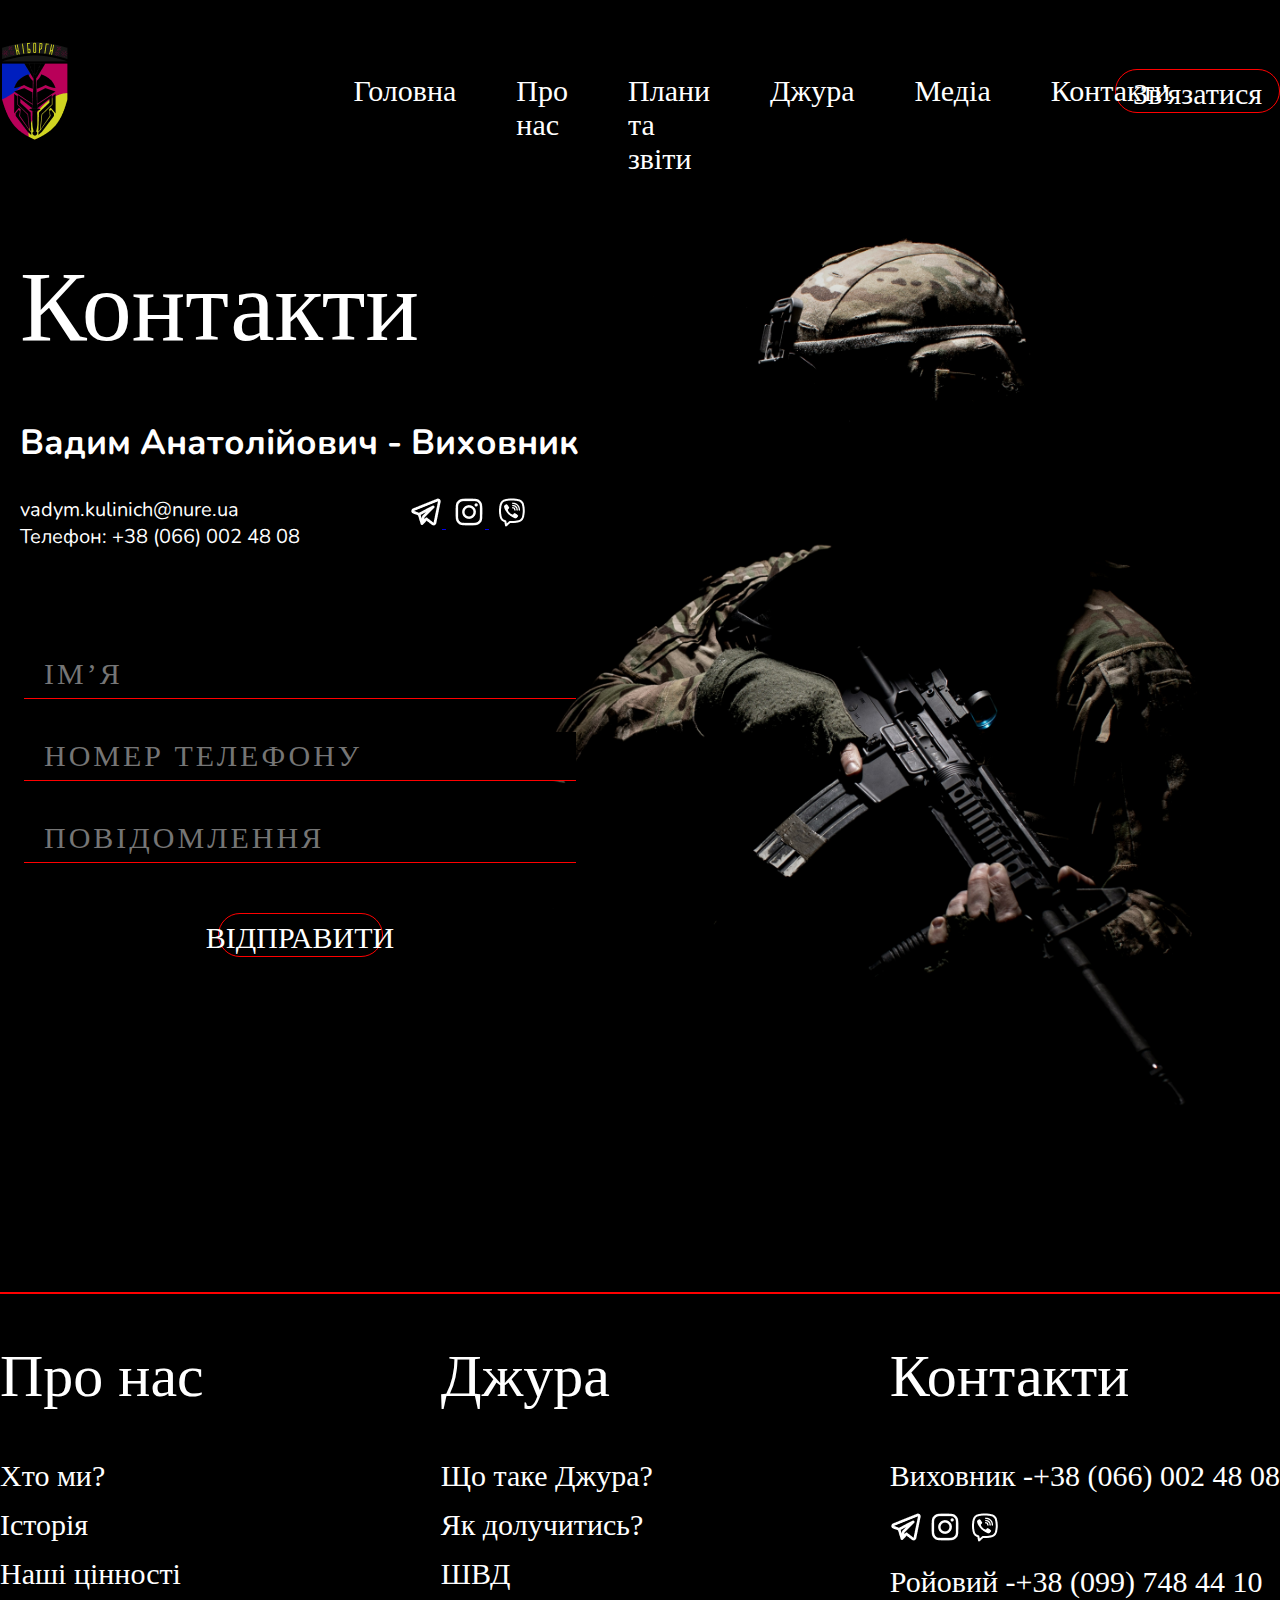
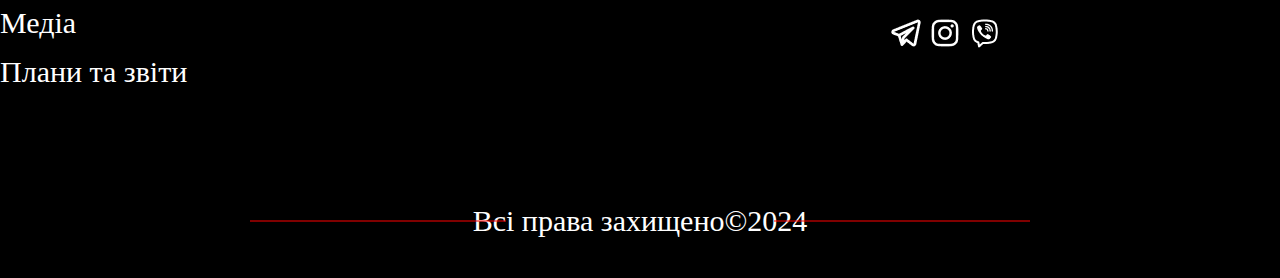
<file: Contact.html>
<!DOCTYPE html>
<html lang="en">
<head>
  <meta charset="UTF-8">
  <meta name="viewport" content="width=device-width, initial-scale=1.0">
  <link rel="stylesheet" href="style.css">
  <link rel="preconnect" href="https://fonts.googleapis.com">
  <link rel="preconnect" href="https://fonts.gstatic.com" crossorigin>
  <link href="https://fonts.googleapis.com/css2?family=Nunito:ital,wght@0,200..1000;1,200..1000&display=swap" rel="stylesheet">
  <title>Рій</title>
</head>
<body>
  <header>
    <img src="IMG/Logo.png" alt="Logo">
    <nav class="header-menu">
      <ul>
        <li><a href="index.html">Головна</a></li>
        <li><a href="#">Про нас</a>
          <ul>
            <li><a href="#" id="backToHome">Історія</a></li>
            <li><a href="Riy.html">Рій</a></li>
          </ul>
        </li>
        <li><a href="Plans.html">Плани та звіти</a></li>
        <li><a href="#">Джура</a>
          <ul>
            <li><a href="Dzura.html">Що таке джура?</a></li>
            <li><a href="HowToJoin.html">Як долучитись?</a></li>
            <li><a href="SHVD.html">ШВД</a></li>
          </ul>
        </li>
        <li><a href="#">Медіа</a>
          <ul>
            <li><a href="">фото</a></li>
            <li><a href="">відео</a></li>
          </ul>
        </li>
        <li><a href="Contact.html">Контакти</a></li>
      </ul>
    </nav>
    <button id="callButton" class="btn-head">Зв'язатися</button>
  </header>


  <main>
    <div class="container-contacts">
      <div class="info-contacts">
        <h1>Контакти</h1>
        <h2>Вадим Анатолійович - Виховник</h2>
        <div class="email-contact">
          <div class="left-bar">
            <a href="mailto:vadym.kulinich@nure.ua">vadym.kulinich@nure.ua</a>
            <a href="tel:+380660024808">Телефон: +38 (066) 002 48 08</a>
          </div>
          <div class="right-bar">
              <a href="https://t.me/VadikKulinich" target="_blank">
                <img src="IMG/footer/uil_telegram-alt.png" alt="Telegram">
              </a>
              <a href="https://www.instagram.com/_v_a_d_i_k/" target="_blank">
                <img src="IMG/footer/uil_instagram.png" alt="Instagram">
              </a>
              <a href="tel:+380660024808" target="_blank">
                <img src="IMG/footer/basil_viber-outline.png" alt="Viber">
              </a>
          </div>
        </div>

        <div class="contact-message">
          <div class="custom-alert-mini">
            <input type="text" placeholder="ІМ’Я">
            <input type="number" placeholder="НОМЕР ТЕЛЕФОНУ">
            <input type="text" placeholder="ПОВІДОМЛЕННЯ">
            <button class="btn-head">ВІДПРАВИТИ</button>
          </div>
        </div>
      </div>
    </div>
  </main>

  <div id="footer"></div>

  <script src="script.js"></script>
</body>
</html>
</file>
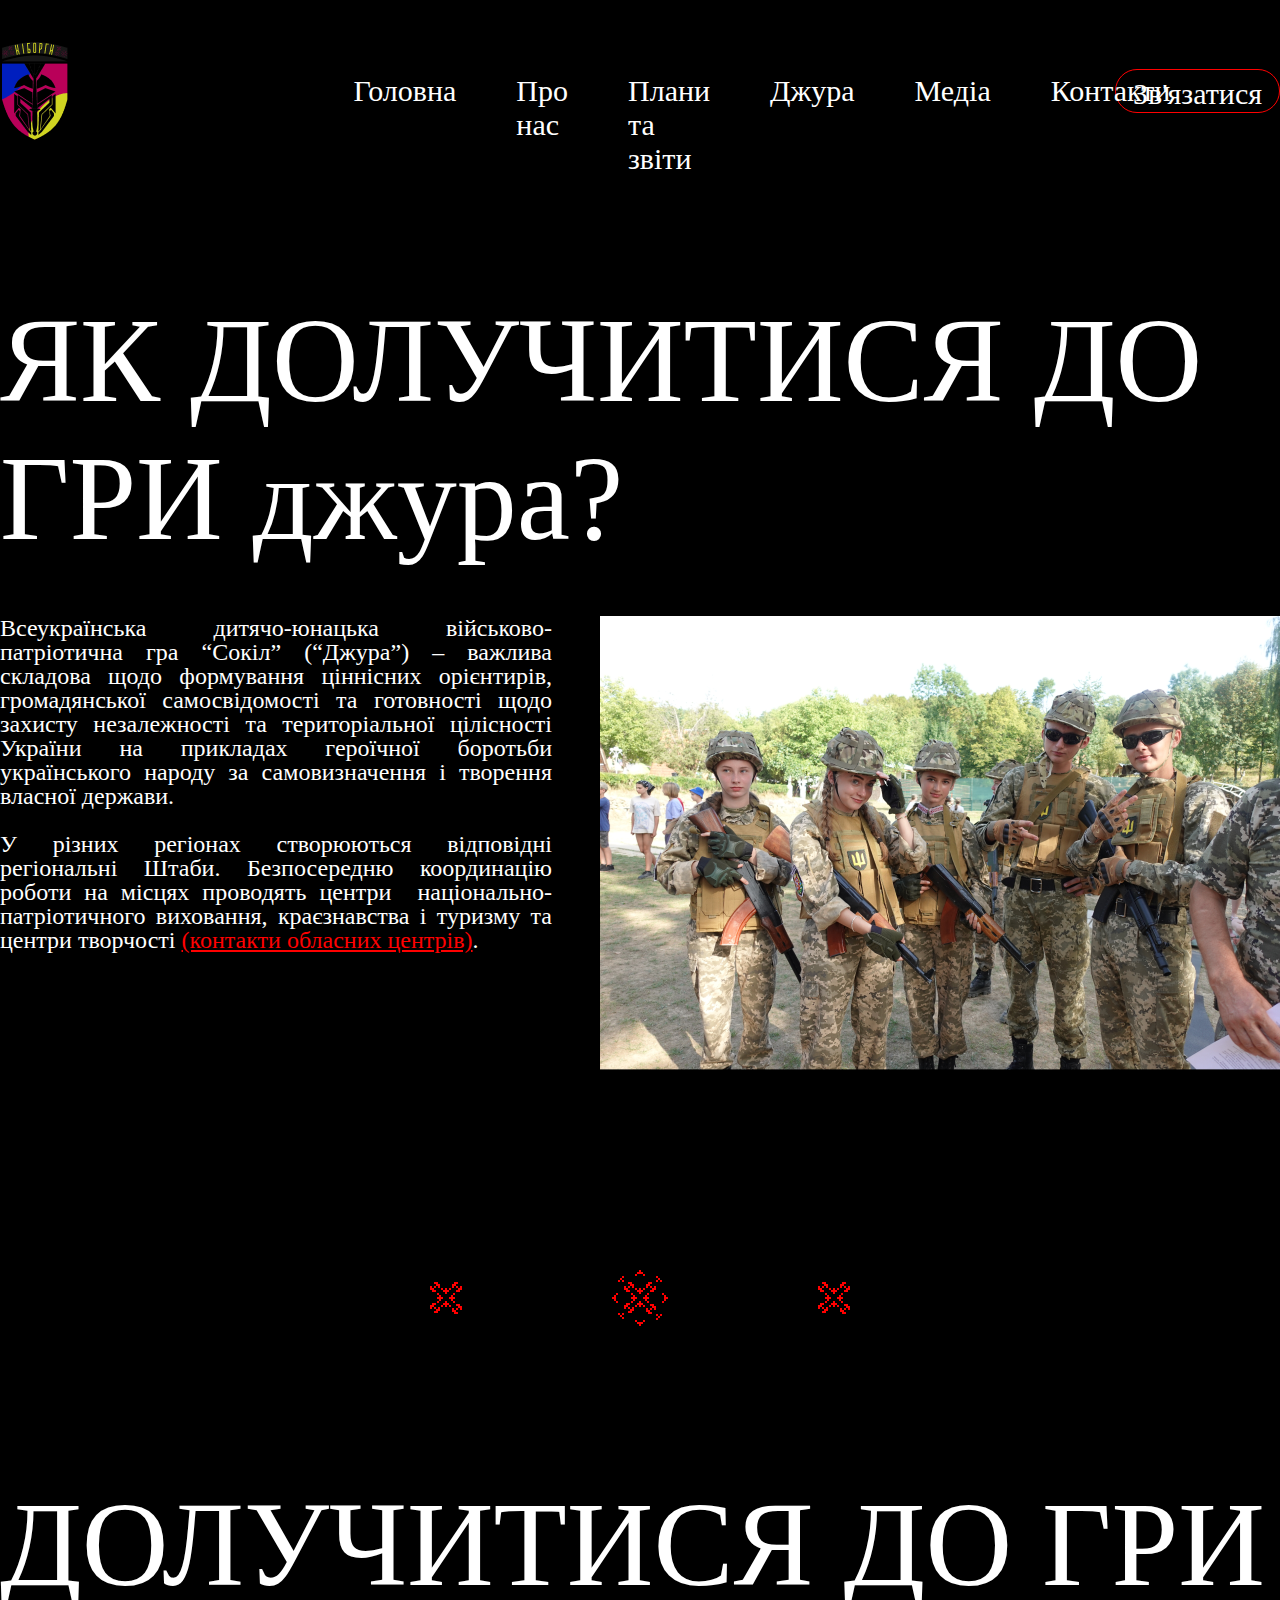
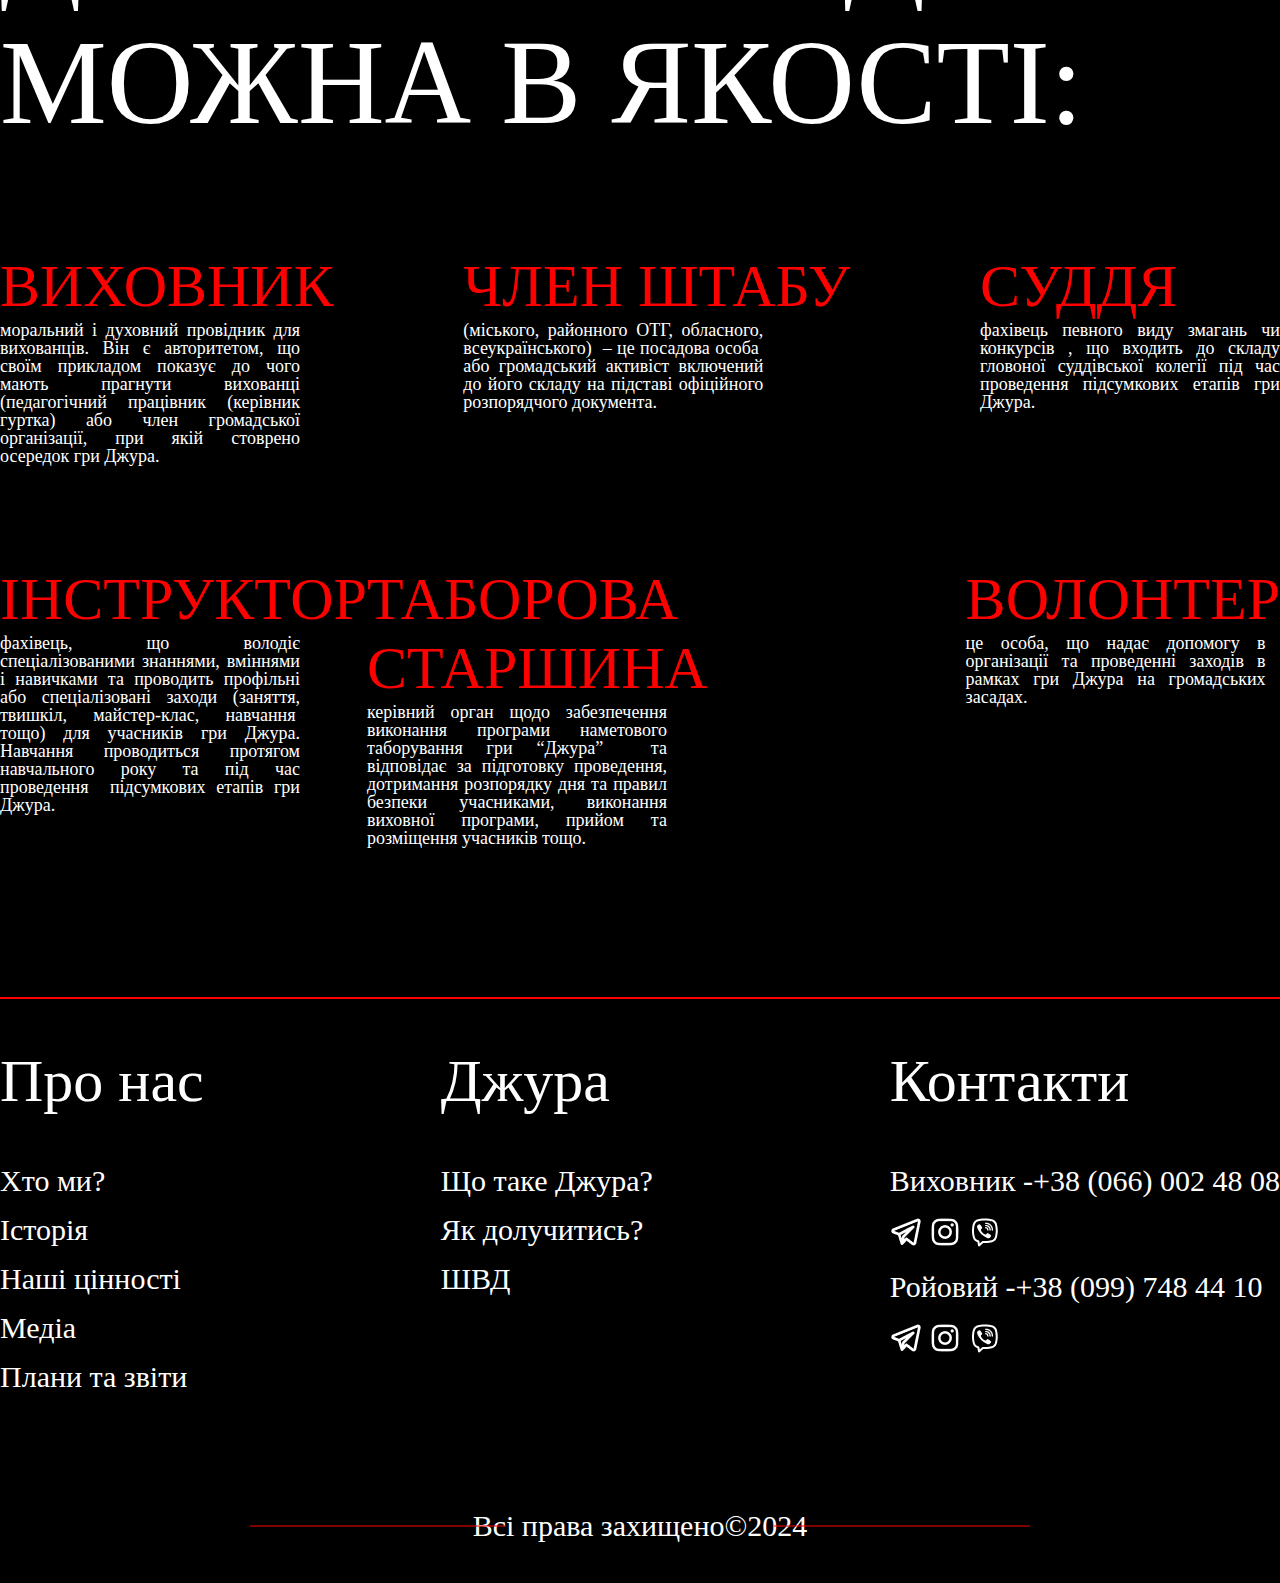
<file: HowToJoin.html>
<!DOCTYPE html>
<html lang="en">
<head>
  <meta charset="UTF-8">
  <meta name="viewport" content="width=device-width, initial-scale=1.0">
  <link rel="stylesheet" href="style.css">
  <title>Dzura</title>
</head>
<body>
  <header>
    <img src="IMG/Logo.png" alt="Logo">
    <nav class="header-menu">
      <ul>
        <li><a href="index.html">Головна</a></li>
        <li><a href="#">Про нас</a>
          <ul>
            <li><a href="#" id="backToHome">Історія</a></li>
            <li><a href="Riy.html">Рій</a></li>
          </ul>
        </li>
        <li><a href="Plans.html">Плани та звіти</a></li>
        <li><a href="#">Джура</a>
          <ul>
            <li><a href="Dzura.html">Що таке джура?</a></li>
            <li><a href="HowToJoin.html">Як долучитись?</a></li>
            <li><a href="SHVD.html">ШВД</a></li>
          </ul>
        </li>
        <li><a href="#">Медіа</a>
          <ul>
            <li><a href="">фото</a></li>
            <li><a href="">відео</a></li>
          </ul>
        </li>
        <li><a href="Contact.html">Контакти</a></li>
      </ul>
    </nav>
    <button id="callButton" class="btn-head">Зв'язатися</button>
  </header>



  <main>
    <section class="section-HowToJoin1">
      <h1 class="h1">ЯК ДОЛУЧИТИСЯ ДО ГРИ джура?</h1>
        <div class="section3-details">
          <p class="main-p main-p-dzura">
            Всеукраїнська дитячо-юнацька військово-патріотична гра “Сокіл” (“Джура”) – важлива складова щодо формування ціннісних орієнтирів, громадянської самосвідомості та готовності щодо захисту незалежності та територіальної цілісності України на прикладах героїчної боротьби українського народу за самовизначення і творення власної держави.
            <br> <br>
            У різних регіонах створюються відповідні регіональні Штаби. Безпосередню координацію роботи на місцях проводять центри  національно-патріотичного виховання, краєзнавства і туризму та центри творчості <a href="https://patriotua.org/zasidannya-holovnoho-shtabu-1-20022019-roku/" target="_blank">(контакти обласних центрів)</a>.
          </p>
          <img src="IMG/How To Join/DSC00672 2.png" alt="Join">
        </div>
    </section>

    <section class="section-HowToJoin2"> 
      <img src="IMG/Frame 25.png" alt="Ornament">
    </section>

    <section class="section4">
      <h1 class="h1">ДОЛУЧИТИСЯ ДО ГРИ МОЖНА В ЯКОСТІ:</h1>
        <div class="section4-details">
          <div class="our-values">
            <h2>ВИХОВНИК</h2>
            <p>моральний і духовний провідник для вихованців. Він є авторитетом, що своїм прикладом показує до чого мають прагнути вихованці (педагогічний працівник (керівник гуртка) або член громадської організації, при якій стоврено осередок гри Джура.</p>
          </div>

          <div class="our-values">
            <h2>ЧЛЕН ШТАБУ</h2>
            <p>(міського, районного ОТГ, обласного, всеукраїнського)  – це посадова особа  або громадський активіст включений до його складу на підставі офіційного розпорядчого документа.</p>
          </div>

          <div class="our-values">
            <h2>СУДДЯ</h2>
            <p>фахівець певного виду змагань чи конкурсів , що входить до складу гловоної суддівської колегії під час проведення підсумкових етапів гри Джура.</p>
          </div>
        </div>

        <div class="section4-details">
          <div class="our-values">
            <h2>ІНСТРУКТОР</h2>
            <p>фахівець, що володіє спеціалізованими знаннями, вміннями і навичками та проводить профільні або спеціалізовані заходи (заняття, твишкіл, майстер-клас, навчання  тощо) для учасників гри Джура. Навчання проводиться протягом навчального року та під час проведення  підсумкових етапів гри Джура.</p>
          </div>

          <div class="our-values">
            <h2>ТАБОРОВА СТАРШИНА</h2>
            <p>керівний орган щодо забезпечення виконання програми наметового таборування гри “Джура”  та відповідає за підготовку проведення, дотримання розпорядку дня та правил безпеки учасниками, виконання виховної програми, прийом та розміщення учасників тощо.</p>
          </div>

          <div class="our-values">
            <h2>ВОЛОНТЕР</h2>
            <p>це особа, що надає допомогу в організації та проведенні заходів в рамках гри Джура на громадських засадах.</p>
          </div>
        </div>
    </section>
  </main>

  <div id="footer"></div>

  <script src="script.js"></script>
</body>
</html>
</file>
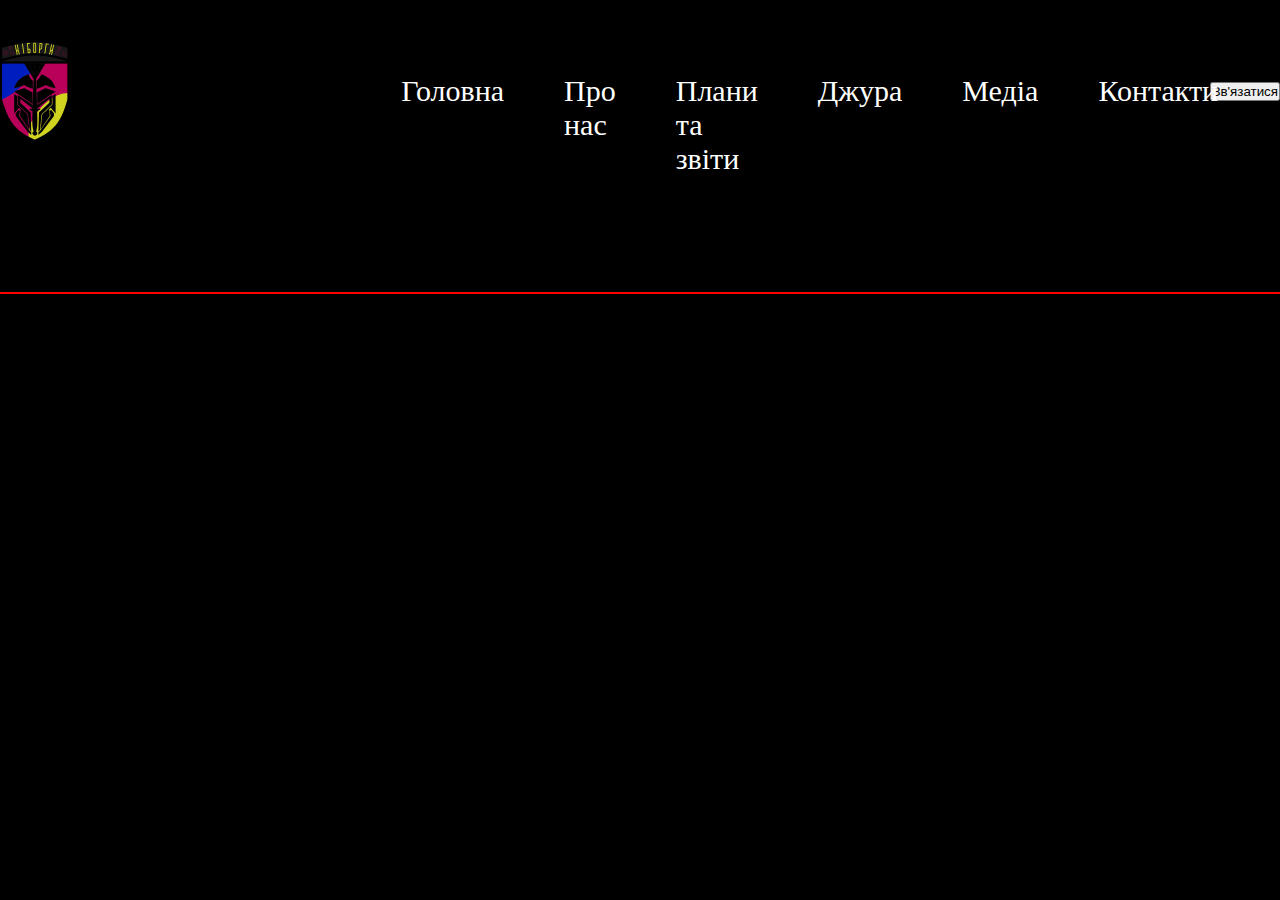
<file: main.html>
<!DOCTYPE html>
<html lang="en">
<head>
  <meta charset="UTF-8">
  <meta name="viewport" content="width=device-width, initial-scale=1.0">
  <link rel="stylesheet" href="style.css">
  <title>Кіборги</title>
</head>
<body>
  <header>
    <img src="IMG/Logo.png" alt="Logo">
    <nav class="header-menu">
      <ul>
        <li>Головна</li>
        <li>Про нас</li>
        <li>Плани та звіти</li>
        <li>Джура</li>
        <li>Медіа</li>
        <li>Контакти</li>
      </ul>
    </nav>
    <button>Зв'язатися</button>
  </header>

  <main>
    <article>
      <section>

      </section>
    </article>
  </main>

  <footer>

  </footer>

  <script src="script.js"></script>
</body>
</html>
</file>
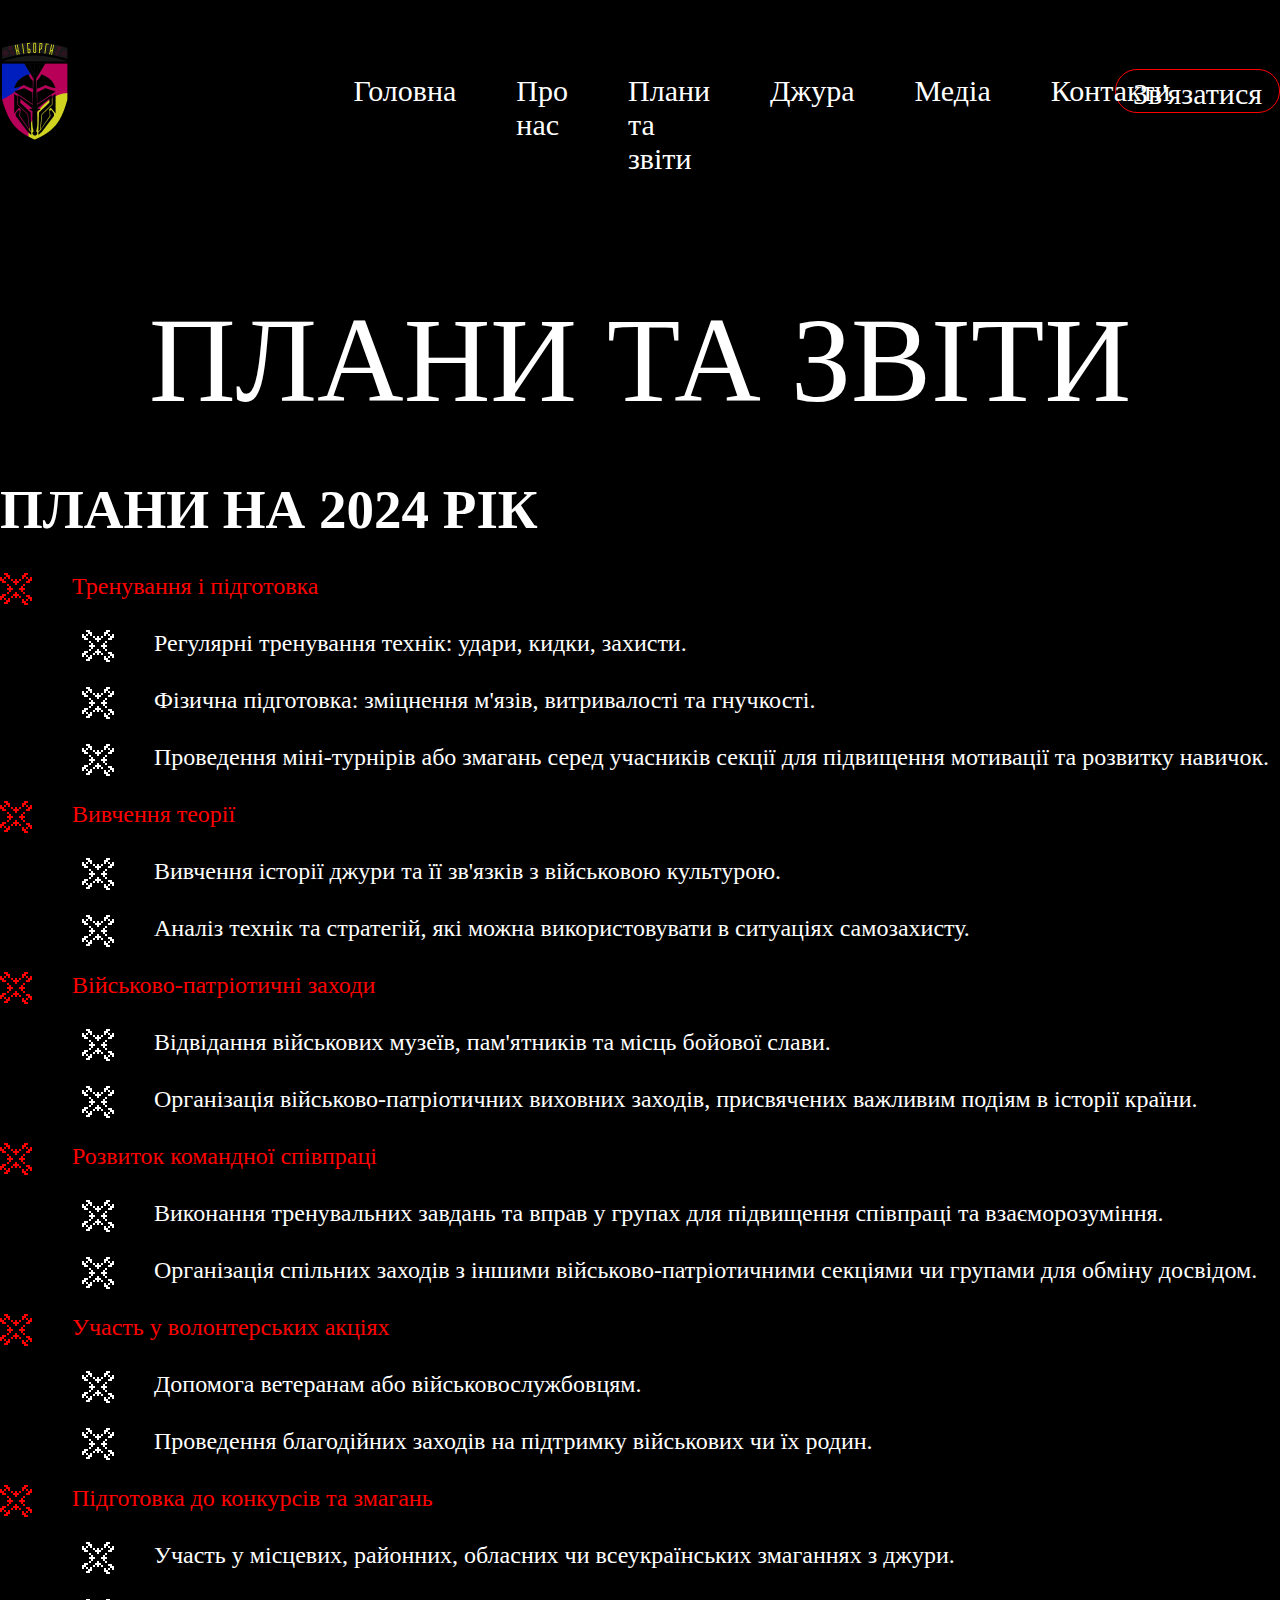
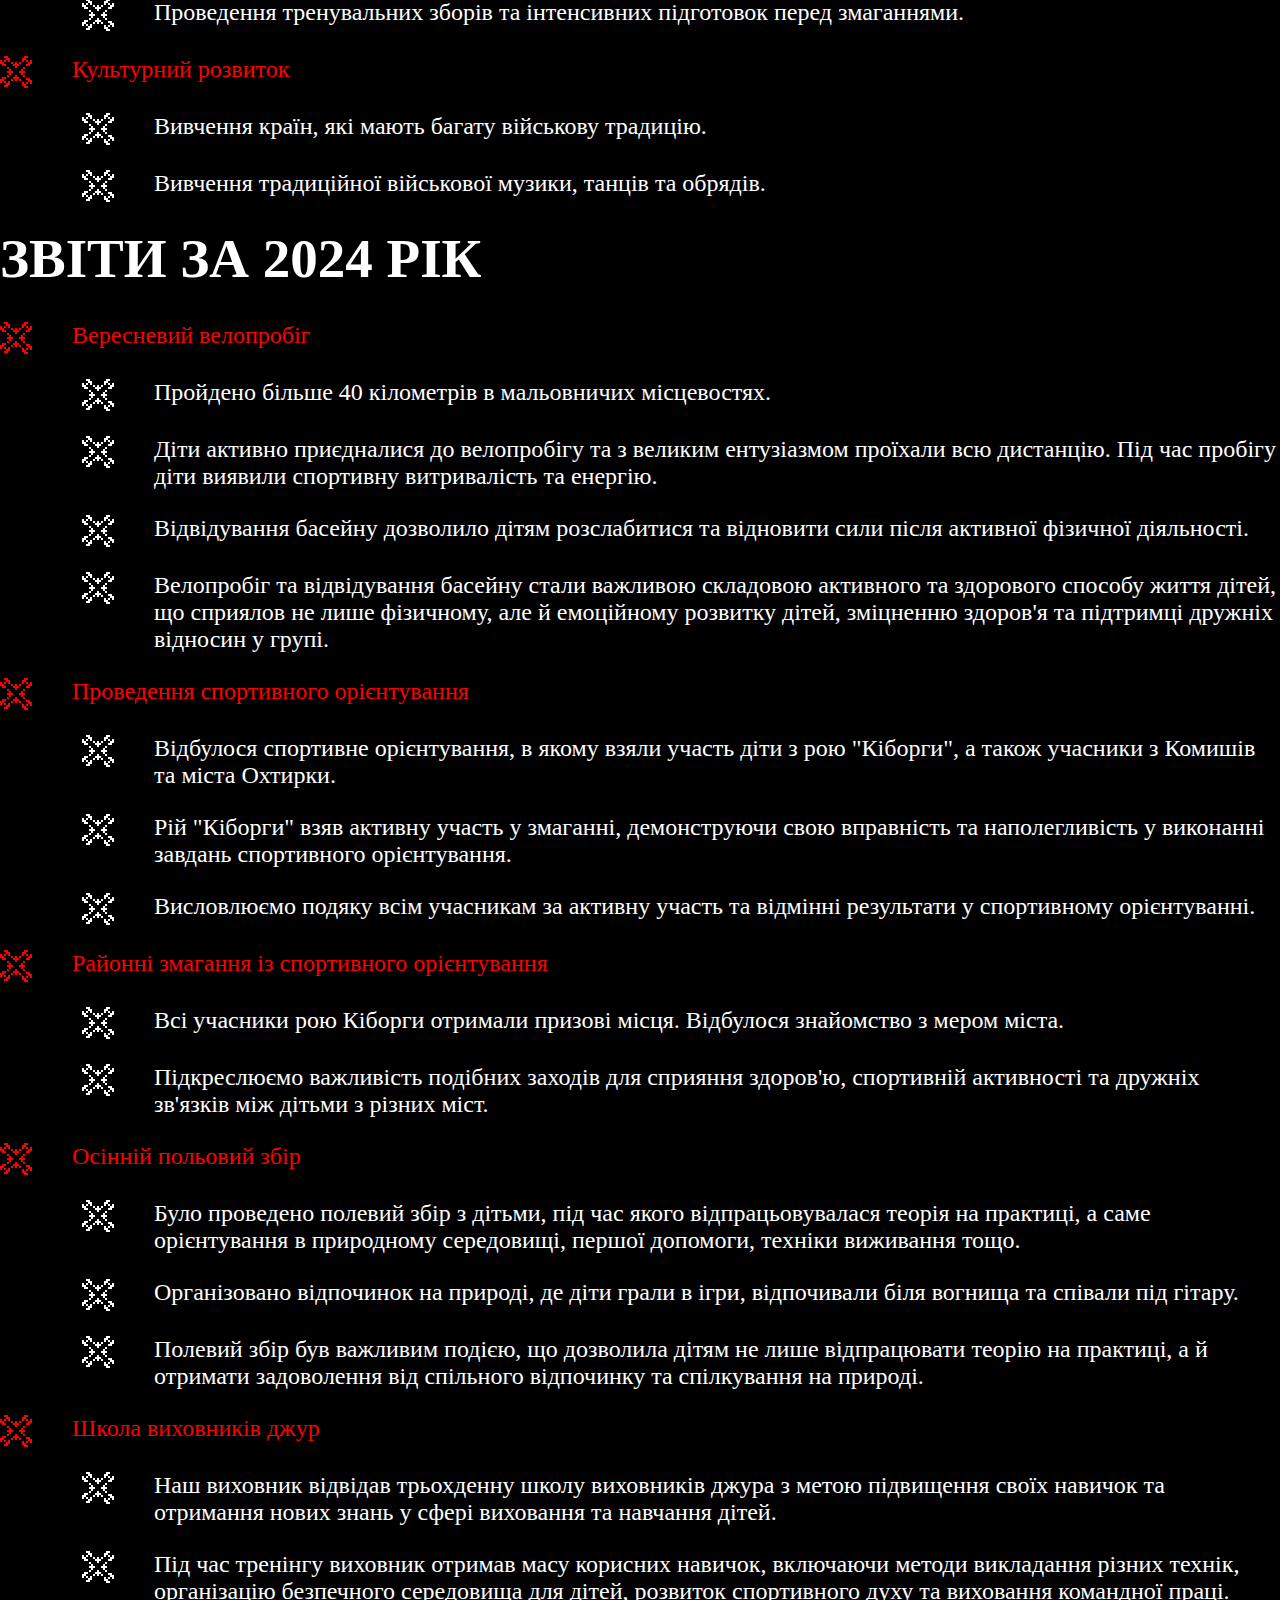
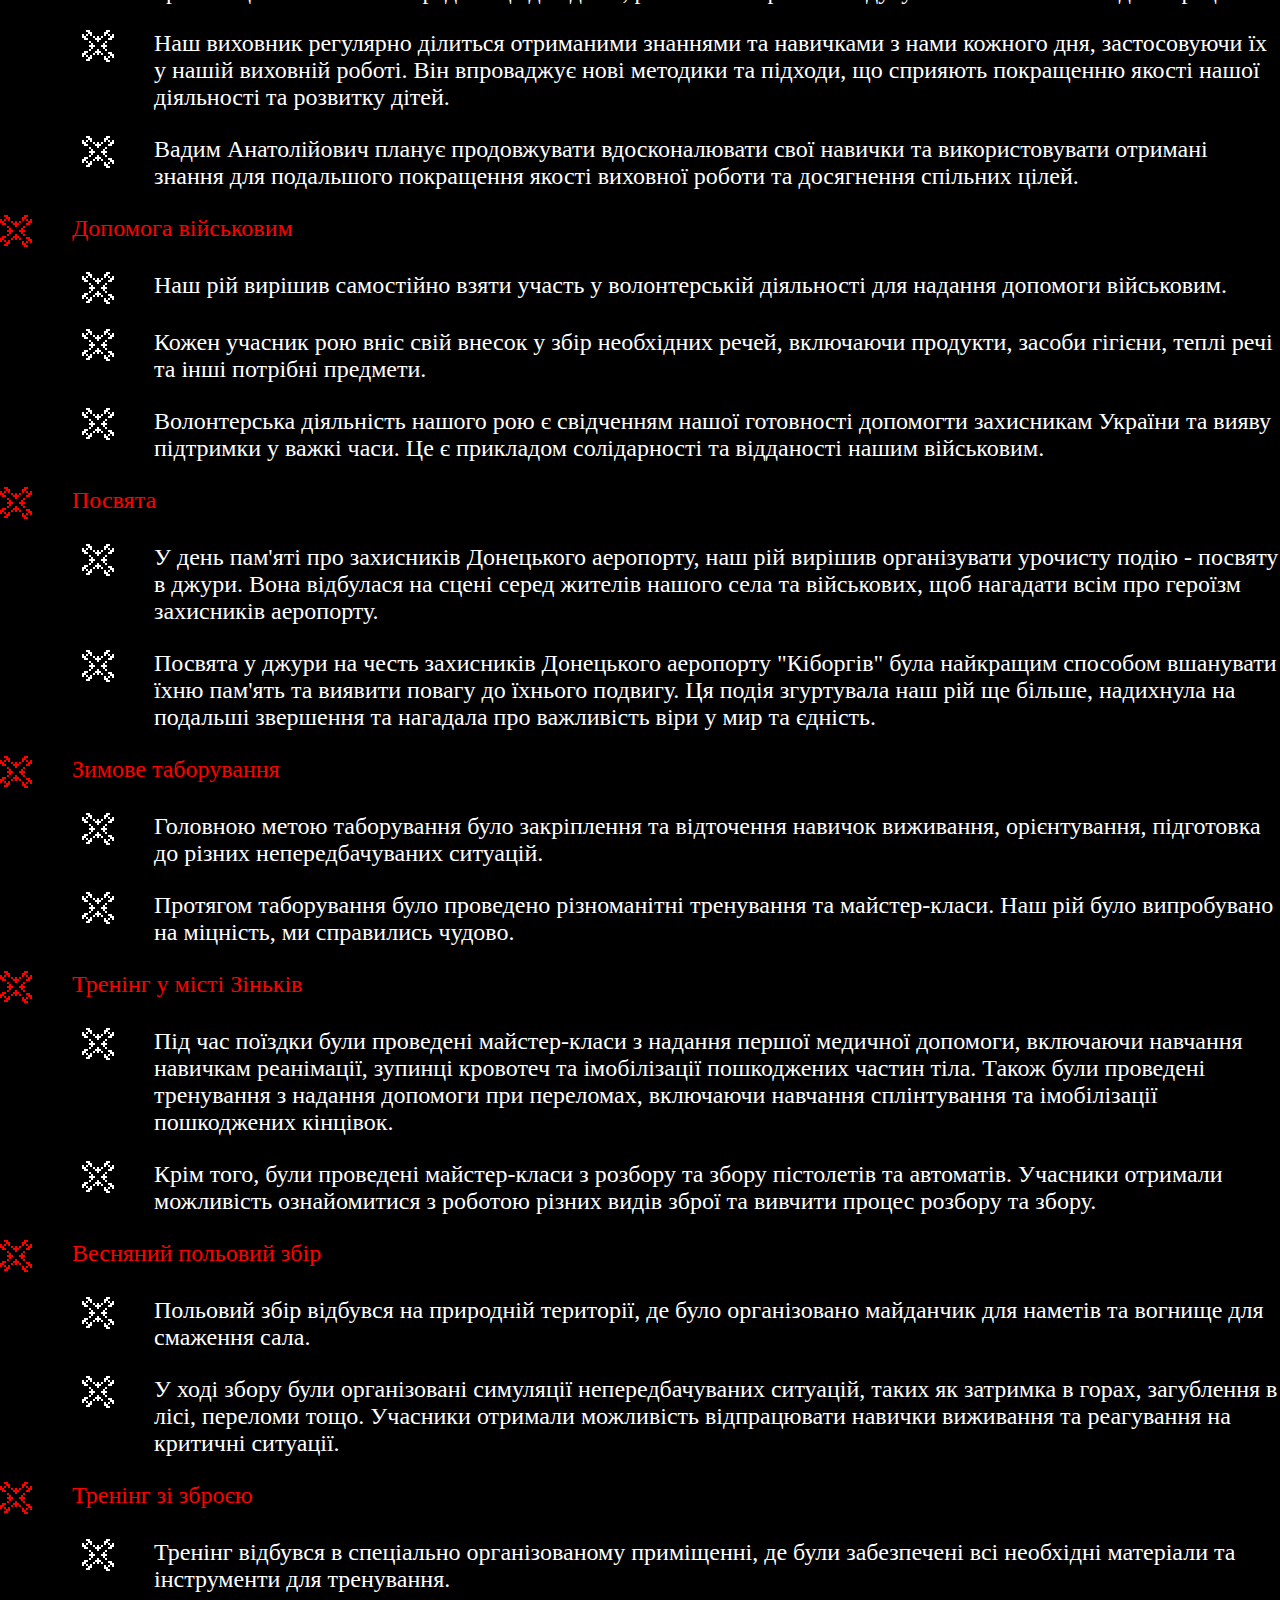
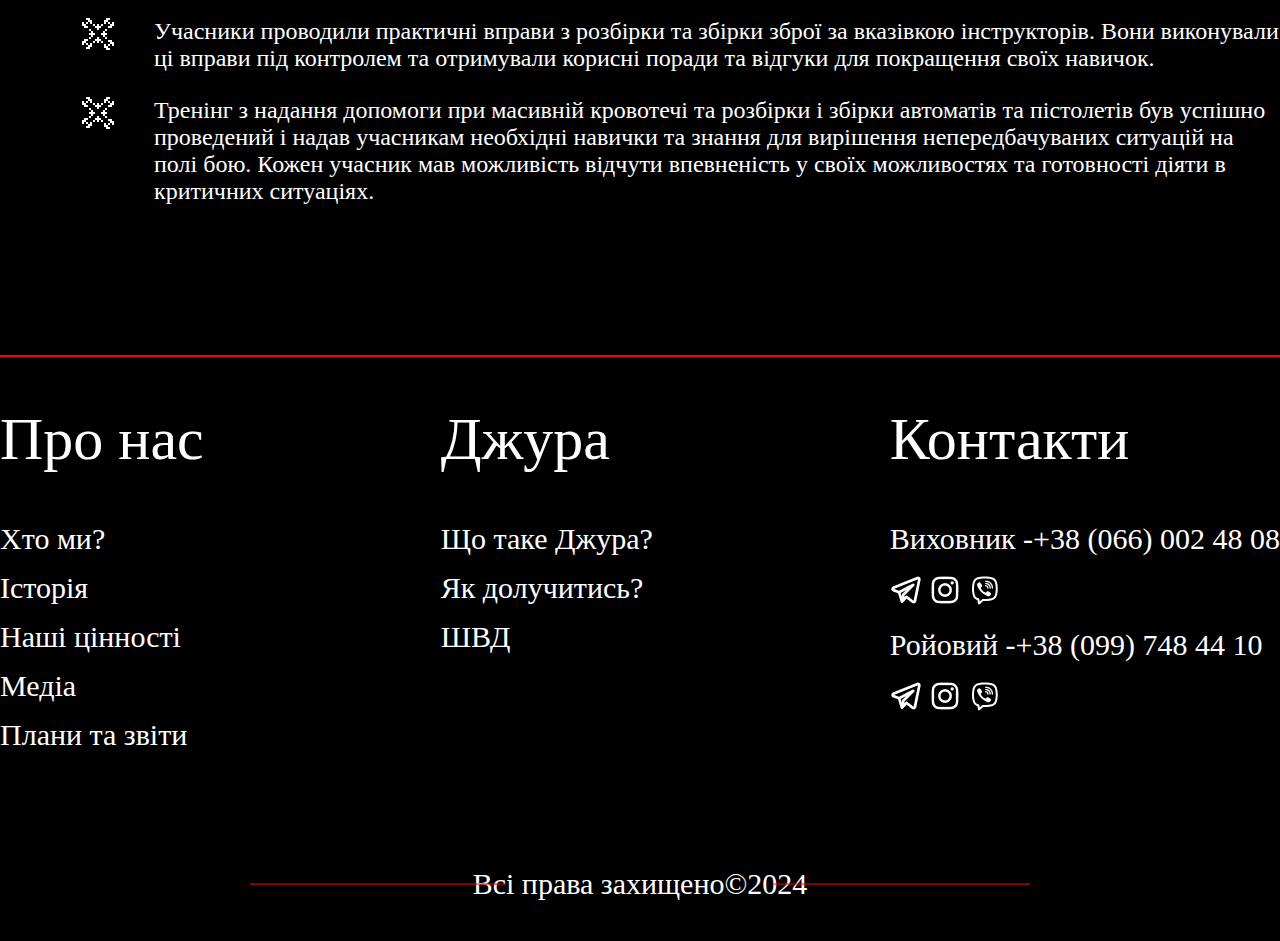
<file: Plans.html>
<!DOCTYPE html>
<html lang="en">
<head>
  <meta charset="UTF-8">
  <meta name="viewport" content="width=device-width, initial-scale=1.0">
  <link rel="stylesheet" href="style.css">
  <title>Плани та звіти</title>
</head>
<body>
  <header>
    <img src="IMG/Logo.png" alt="Logo">
    <nav class="header-menu">
      <ul>
        <li><a href="index.html">Головна</a></li>
        <li><a href="#">Про нас</a>
          <ul>
            <li><a href="#" id="backToHome">Історія</a></li>
            <li><a href="Riy.html">Рій</a></li>
          </ul>
        </li>
        <li><a href="Plans.html">Плани та звіти</a></li>
        <li><a href="#">Джура</a>
          <ul>
            <li><a href="Dzura.html">Що таке джура?</a></li>
            <li><a href="HowToJoin.html">Як долучитись?</a></li>
            <li><a href="SHVD.html">ШВД</a></li>
          </ul>
        </li>
        <li><a href="#">Медіа</a>
          <ul>
            <li><a href="">фото</a></li>
            <li><a href="">відео</a></li>
          </ul>
        </li>
        <li><a href="Contact.html">Контакти</a></li>
      </ul>
    </nav>
    <button id="callButton" class="btn-head">Зв'язатися</button>
  </header>


  <main>
    <h1 class="h1 h1-top">ПЛАНИ ТА ЗВІТИ</h1>

    <div class="our-plans-report">
      <h2>ПЛАНИ НА 2024 РІК</h2>
      <div class="plans-and-report">
        
        <div class="plans_flex">
          <img src="IMG/Ornament 02 (1).png" alt="Ornament">
          <p>Тренування і підготовка</p>
        </div>
          <div class="plans-and-report-mini">
            <img src="IMG/Ornament 02 (2).png" alt="Ornament">
            <p>Регулярні тренування технік: удари, кидки, захисти.</p>
          </div>
          <div class="plans-and-report-mini">
            <img src="IMG/Ornament 02 (2).png" alt="Ornament">
            <p>Фізична підготовка: зміцнення м'язів, витривалості та гнучкості.</p>
          </div>
          <div class="plans-and-report-mini">
            <img src="IMG/Ornament 02 (2).png" alt="Ornament">
            <p>Проведення міні-турнірів або змагань серед учасників секції для підвищення мотивації та розвитку навичок.</p>
          </div>

          <div class="plans_flex">
            <img src="IMG/Ornament 02 (1).png" alt="Ornament">
            <p>Вивчення теорії</p>
          </div>
            <div class="plans-and-report-mini">
              <img src="IMG/Ornament 02 (2).png" alt="Ornament">
              <p>Вивчення історії джури та її зв'язків з військовою культурою.</p>
            </div>
            <div class="plans-and-report-mini">
              <img src="IMG/Ornament 02 (2).png" alt="Ornament">
              <p>Аналіз технік та стратегій, які можна використовувати в ситуаціях самозахисту.</p>
            </div>

            <div class="plans_flex">
              <img src="IMG/Ornament 02 (1).png" alt="Ornament">
              <p>Військово-патріотичні заходи</p>
            </div>
              <div class="plans-and-report-mini">
                <img src="IMG/Ornament 02 (2).png" alt="Ornament">
                <p>Відвідання військових музеїв, пам'ятників та місць бойової слави.</p>
              </div>
              <div class="plans-and-report-mini">
                <img src="IMG/Ornament 02 (2).png" alt="Ornament">
                <p>Організація військово-патріотичних виховних заходів, присвячених важливим подіям в історії країни.</p>
              </div>

              <div class="plans_flex">
                <img src="IMG/Ornament 02 (1).png" alt="Ornament">
                <p>Розвиток командної співпраці</p>
              </div>
                <div class="plans-and-report-mini">
                  <img src="IMG/Ornament 02 (2).png" alt="Ornament">
                  <p>Виконання тренувальних завдань та вправ у групах для підвищення співпраці та взаєморозуміння.</p>
                </div>
                <div class="plans-and-report-mini">
                  <img src="IMG/Ornament 02 (2).png" alt="Ornament">
                  <p>Організація спільних заходів з іншими військово-патріотичними секціями чи групами для обміну досвідом.</p>
                </div>

                <div class="plans_flex">
                  <img src="IMG/Ornament 02 (1).png" alt="Ornament">
                  <p>Участь у волонтерських акціях</p>
                </div>
                  <div class="plans-and-report-mini">
                    <img src="IMG/Ornament 02 (2).png" alt="Ornament">
                    <p>Допомога ветеранам або військовослужбовцям.</p>
                  </div>
                  <div class="plans-and-report-mini">
                    <img src="IMG/Ornament 02 (2).png" alt="Ornament">
                    <p>Проведення благодійних заходів на підтримку військових чи їх родин.</p>
                  </div>

                  <div class="plans_flex">
                    <img src="IMG/Ornament 02 (1).png" alt="Ornament">
                    <p>Підготовка до конкурсів та змагань</p>
                  </div>
                    <div class="plans-and-report-mini">
                      <img src="IMG/Ornament 02 (2).png" alt="Ornament">
                      <p>Участь у місцевих, районних, обласних чи всеукраїнських змаганнях з джури.</p>
                    </div>
                    <div class="plans-and-report-mini">
                      <img src="IMG/Ornament 02 (2).png" alt="Ornament">
                      <p>Проведення тренувальних зборів та інтенсивних підготовок перед змаганнями.</p>
                    </div>

                    <div class="plans_flex">
                      <img src="IMG/Ornament 02 (1).png" alt="Ornament">
                      <p>Культурний розвиток</p>
                    </div>
                      <div class="plans-and-report-mini">
                        <img src="IMG/Ornament 02 (2).png" alt="Ornament">
                        <p>Вивчення країн, які мають багату військову традицію.</p>
                      </div>
                      <div class="plans-and-report-mini">
                        <img src="IMG/Ornament 02 (2).png" alt="Ornament">
                        <p>Вивчення традиційної військової музики, танців та обрядів.</p>
                      </div>
       </div>


    </div>

    <div class="our-plans-report">
      <h2>ЗВІТИ ЗА 2024 РІК</h2>
      <div class="plans-and-report">
        <div class="plans_flex">
          <img src="IMG/Ornament 02 (1).png" alt="Ornament">
          <p>Вересневий велопробіг</p>
        </div>
          <div class="plans-and-report-mini">
            <img src="IMG/Ornament 02 (2).png" alt="Ornament">
            <p>Пройдено більше 40 кілометрів в мальовничих місцевостях.</p>
          </div>
          <div class="plans-and-report-mini">
            <img src="IMG/Ornament 02 (2).png" alt="Ornament">
            <p>Діти активно приєдналися до велопробігу та з великим ентузіазмом проїхали всю дистанцію. Під час пробігу діти виявили спортивну витривалість та енергію.</p>
          </div>
          <div class="plans-and-report-mini">
            <img src="IMG/Ornament 02 (2).png" alt="Ornament">
            <p>Відвідування басейну дозволило дітям розслабитися та відновити сили після активної фізичної діяльності.</p>
          </div>
          <div class="plans-and-report-mini">
            <img src="IMG/Ornament 02 (2).png" alt="Ornament">
            <p>Велопробіг та відвідування басейну стали важливою складовою активного та здорового способу життя дітей, що сприялов не лише фізичному, але й емоційному розвитку дітей, зміцненню здоров'я та підтримці дружніх відносин у групі.</p>
          </div>

          <div class="plans_flex">
            <img src="IMG/Ornament 02 (1).png" alt="Ornament">
            <p>Проведення спортивного орієнтування</p>
          </div>
            <div class="plans-and-report-mini">
              <img src="IMG/Ornament 02 (2).png" alt="Ornament">
              <p>Відбулося спортивне орієнтування, в якому взяли участь діти з рою "Кіборги", а також учасники з Комишів та міста Охтирки.</p>
            </div>
            <div class="plans-and-report-mini">
              <img src="IMG/Ornament 02 (2).png" alt="Ornament">
              <p>Рій "Кіборги" взяв активну участь у змаганні, демонструючи свою вправність та наполегливість у виконанні завдань спортивного орієнтування.</p>
            </div>
            <div class="plans-and-report-mini">
              <img src="IMG/Ornament 02 (2).png" alt="Ornament">
              <p>Висловлюємо подяку всім учасникам за активну участь та відмінні результати у спортивному орієнтуванні.</p>
            </div>

            <div class="plans_flex">
              <img src="IMG/Ornament 02 (1).png" alt="Ornament">
              <p>Районні змагання із спортивного орієнтування</p>
            </div>
              <div class="plans-and-report-mini">
                <img src="IMG/Ornament 02 (2).png" alt="Ornament">
                <p>Всі учасники рою Кіборги отримали призові місця. Відбулося знайомство з мером міста.</p>
              </div>
              <div class="plans-and-report-mini">
                <img src="IMG/Ornament 02 (2).png" alt="Ornament">
                <p>Підкреслюємо важливість подібних заходів для сприяння здоров'ю, спортивній активності та дружніх зв'язків між дітьми з різних міст.</p>
              </div>
              
              <div class="plans_flex">
                <img src="IMG/Ornament 02 (1).png" alt="Ornament">
                <p>Осінній польовий збір </p>
              </div>
                <div class="plans-and-report-mini">
                  <img src="IMG/Ornament 02 (2).png" alt="Ornament">
                  <p>Було проведено полевий збір з дітьми, під час якого відпрацьовувалася теорія на практиці, а саме орієнтування в природному середовищі, першої допомоги, техніки виживання тощо.</p>
                </div>
                <div class="plans-and-report-mini">
                  <img src="IMG/Ornament 02 (2).png" alt="Ornament">
                  <p>Організовано відпочинок на природі, де діти грали в ігри, відпочивали біля вогнища та співали під гітару.</p>
                </div>
                <div class="plans-and-report-mini">
                  <img src="IMG/Ornament 02 (2).png" alt="Ornament">
                  <p>Полевий збір був важливим подією, що дозволила дітям не лише відпрацювати теорію на практиці, а й отримати задоволення від спільного відпочинку та спілкування на природі.</p>
                </div>

                <div class="plans_flex">
                  <img src="IMG/Ornament 02 (1).png" alt="Ornament">
                  <p>Школа виховників джур </p>
                </div>
                  <div class="plans-and-report-mini">
                    <img src="IMG/Ornament 02 (2).png" alt="Ornament">
                    <p>Наш виховник відвідав трьохденну школу виховників джура з метою підвищення своїх навичок та отримання нових знань у сфері виховання та навчання дітей.</p>
                  </div>
                  <div class="plans-and-report-mini">
                    <img src="IMG/Ornament 02 (2).png" alt="Ornament">
                    <p>Під час тренінгу виховник отримав масу корисних навичок, включаючи методи викладання різних технік, організацію безпечного середовища для дітей, розвиток спортивного духу та виховання командної праці.</p>
                  </div>
                  <div class="plans-and-report-mini">
                    <img src="IMG/Ornament 02 (2).png" alt="Ornament">
                    <p>Наш виховник регулярно ділиться отриманими знаннями та навичками з нами кожного дня, застосовуючи їх у нашій виховній роботі.
                      Він впроваджує нові методики та підходи, що сприяють покращенню якості нашої діяльності та розвитку дітей.</p>
                  </div>
                  <div class="plans-and-report-mini">
                    <img src="IMG/Ornament 02 (2).png" alt="Ornament">
                    <p>Вадим Анатолійович планує продовжувати вдосконалювати свої навички та використовувати отримані знання для подальшого покращення якості виховної роботи та досягнення спільних цілей.</p>
                  </div>

                  <div class="plans_flex">
                    <img src="IMG/Ornament 02 (1).png" alt="Ornament">
                    <p>Допомога військовим</p>
                  </div>
                    <div class="plans-and-report-mini">
                      <img src="IMG/Ornament 02 (2).png" alt="Ornament">
                      <p>Наш рій вирішив самостійно взяти участь у волонтерській діяльності для надання допомоги військовим.</p>
                    </div>
                    <div class="plans-and-report-mini">
                      <img src="IMG/Ornament 02 (2).png" alt="Ornament">
                      <p>Кожен учасник рою вніс свій внесок у збір необхідних речей, включаючи продукти, засоби гігієни, теплі речі та інші потрібні предмети.</p>
                    </div>
                    <div class="plans-and-report-mini">
                      <img src="IMG/Ornament 02 (2).png" alt="Ornament">
                      <p>Волонтерська діяльність нашого рою є свідченням нашої готовності допомогти захисникам України та вияву підтримки у важкі часи. Це є прикладом солідарності та відданості нашим військовим.</p>
                    </div>

                    <div class="plans_flex">
                      <img src="IMG/Ornament 02 (1).png" alt="Ornament">
                      <p>Посвята</p>
                    </div>
                      <div class="plans-and-report-mini">
                        <img src="IMG/Ornament 02 (2).png" alt="Ornament">
                        <p>У день пам'яті про захисників Донецького аеропорту, наш рій вирішив організувати урочисту подію - посвяту в джури. Вона відбулася на сцені серед жителів нашого села та військових, щоб нагадати всім про героїзм захисників аеропорту.</p>
                      </div>
                      <div class="plans-and-report-mini">
                        <img src="IMG/Ornament 02 (2).png" alt="Ornament">
                        <p>Посвята у джури на честь захисників Донецького аеропорту "Кіборгів" була найкращим способом вшанувати їхню пам'ять та виявити повагу до їхнього подвигу.
                          Ця подія згуртувала наш рій ще більше, надихнула на подальші звершення та нагадала про важливість віри у мир та єдність.</p>
                      </div>
                      
                      <div class="plans_flex">
                        <img src="IMG/Ornament 02 (1).png" alt="Ornament">
                        <p>Зимове таборування</p>
                      </div>
                        <div class="plans-and-report-mini">
                          <img src="IMG/Ornament 02 (2).png" alt="Ornament">
                          <p>Головною метою таборування було закріплення та відточення навичок виживання, орієнтування, підготовка до різних непередбачуваних ситуацій.</p>
                        </div>
                        <div class="plans-and-report-mini">
                          <img src="IMG/Ornament 02 (2).png" alt="Ornament">
                          <p>Протягом таборування було проведено різноманітні тренування та майстер-класи. Наш рій було випробувано на міцність, ми справились чудово.</p>
                        </div>

                        <div class="plans_flex">
                          <img src="IMG/Ornament 02 (1).png" alt="Ornament">
                          <p>Тренінг у місті Зіньків</p>
                        </div>
                          <div class="plans-and-report-mini">
                            <img src="IMG/Ornament 02 (2).png" alt="Ornament">
                            <p>Під час поїздки були проведені майстер-класи з надання першої медичної допомоги, включаючи навчання навичкам реанімації, зупинці кровотеч та імобілізації пошкоджених частин тіла.
                              Також були проведені тренування з надання допомоги при переломах, включаючи навчання сплінтування та імобілізації пошкоджених кінцівок.</p>
                          </div>
                          <div class="plans-and-report-mini">
                            <img src="IMG/Ornament 02 (2).png" alt="Ornament">
                            <p>Крім того, були проведені майстер-класи з розбору та збору пістолетів та автоматів. Учасники отримали можливість ознайомитися з роботою різних видів зброї та вивчити процес розбору та збору.</p>
                          </div>

                          <div class="plans_flex">
                            <img src="IMG/Ornament 02 (1).png" alt="Ornament">
                            <p>Весняний польовий збір</p>
                          </div>
                          <div class="plans-and-report-mini">
                            <img src="IMG/Ornament 02 (2).png" alt="Ornament">
                            <p>Польовий збір відбувся на природній території, де було організовано майданчик для наметів та вогнище для смаження сала.</p>
                           </div>
                          <div class="plans-and-report-mini">
                            <img src="IMG/Ornament 02 (2).png" alt="Ornament">
                            <p>У ході збору були організовані симуляції непередбачуваних ситуацій, таких як затримка в горах, загублення в лісі, переломи тощо.
                              Учасники отримали можливість відпрацювати навички виживання та реагування на критичні ситуації.</p>
                          </div>

                          <div class="plans_flex">
                            <img src="IMG/Ornament 02 (1).png" alt="Ornament">
                            <p>Тренінг зі зброєю</p>
                          </div>
                          <div class="plans-and-report-mini">
                            <img src="IMG/Ornament 02 (2).png" alt="Ornament">
                            <p>Тренінг відбувся в спеціально організованому приміщенні, де були забезпечені всі необхідні матеріали та інструменти для тренування.</p>
                          </div>
                          <div class="plans-and-report-mini">
                            <img src="IMG/Ornament 02 (2).png" alt="Ornament">
                            <p>Учасники проводили практичні вправи з розбірки та збірки зброї за вказівкою інструкторів.
                              Вони виконували ці вправи під контролем та отримували корисні поради та відгуки для покращення своїх навичок.</p>
                          </div>
                          <div class="plans-and-report-mini">
                            <img src="IMG/Ornament 02 (2).png" alt="Ornament">
                            <p>Тренінг з надання допомоги при масивній кровотечі та розбірки і збірки автоматів та пістолетів був успішно проведений і надав учасникам необхідні навички та знання для вирішення непередбачуваних ситуацій на полі бою.
                              Кожен учасник мав можливість відчути впевненість у своїх можливостях та готовності діяти в критичних ситуаціях.</p>
                          </div>



      </div>


    </div>
  </main>

  <div id="footer"></div>

  <script src="script.js"></script>
</body>
</html>
</file>
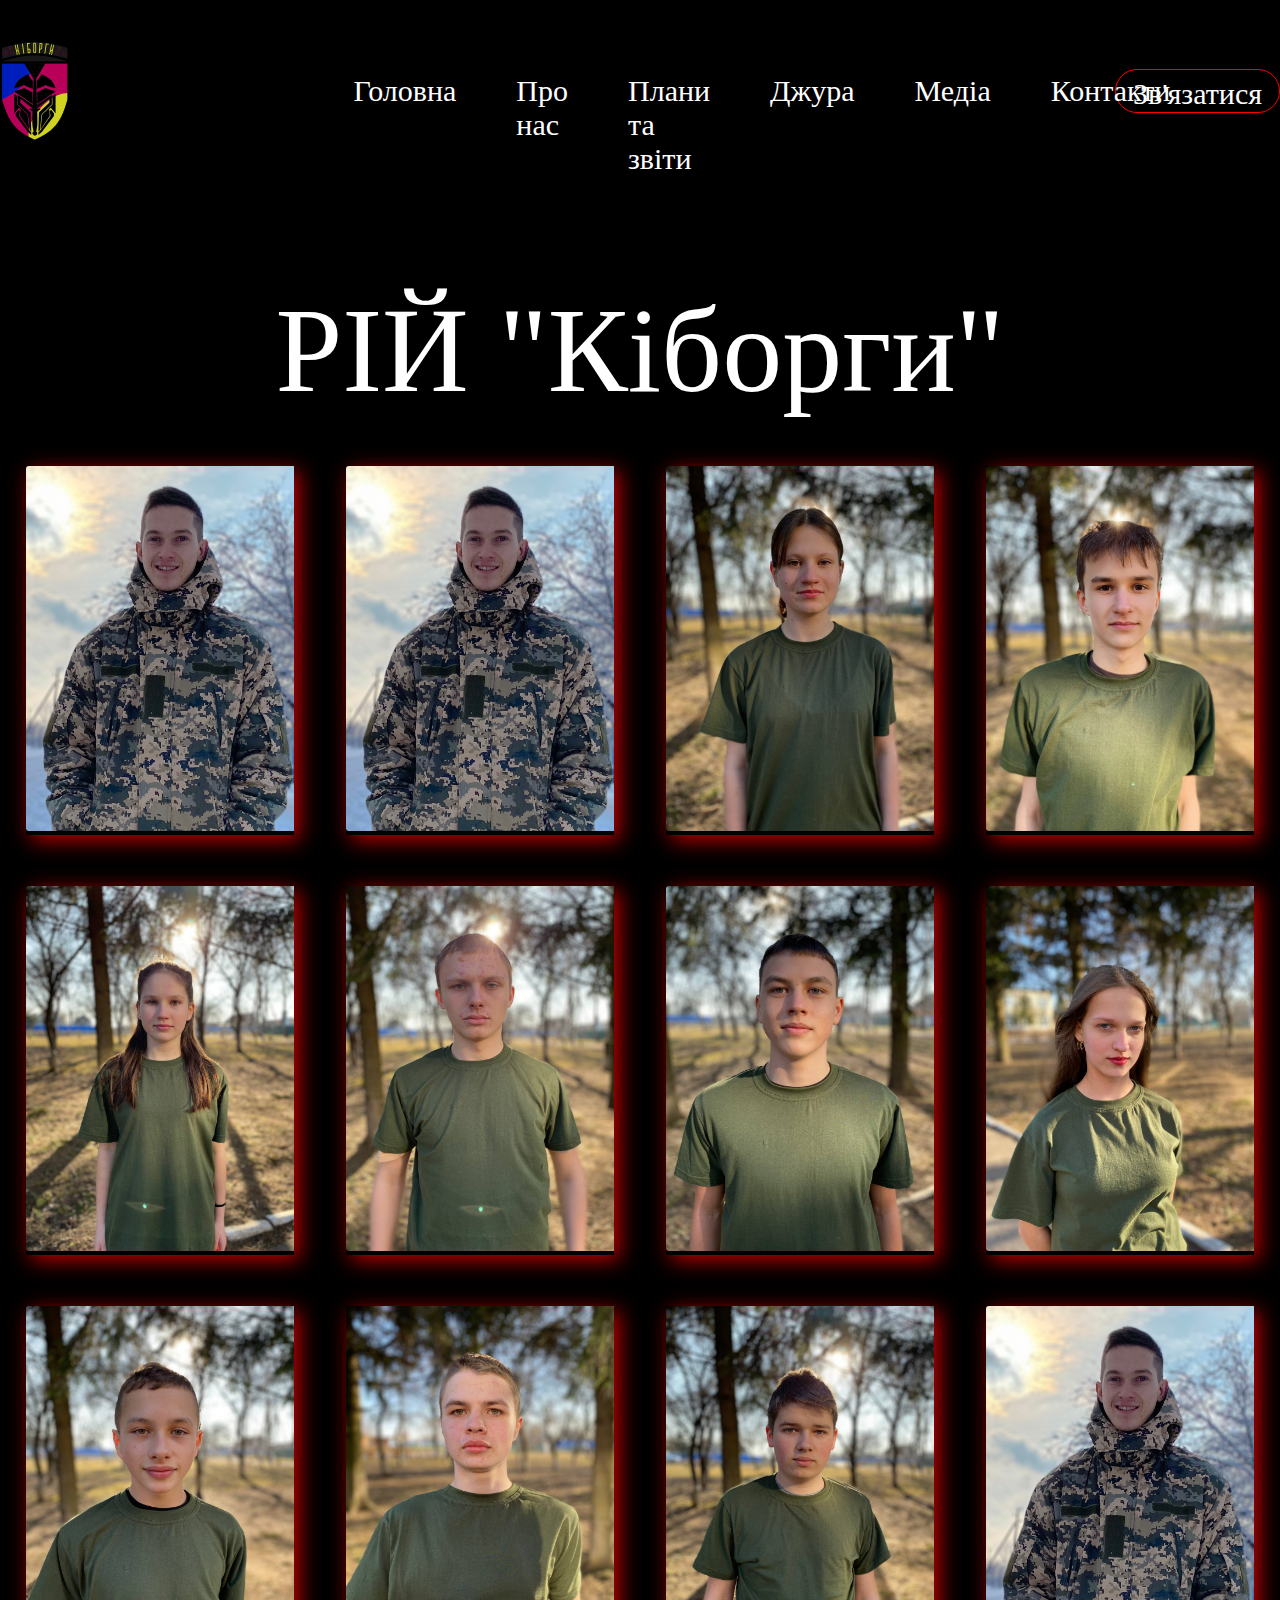
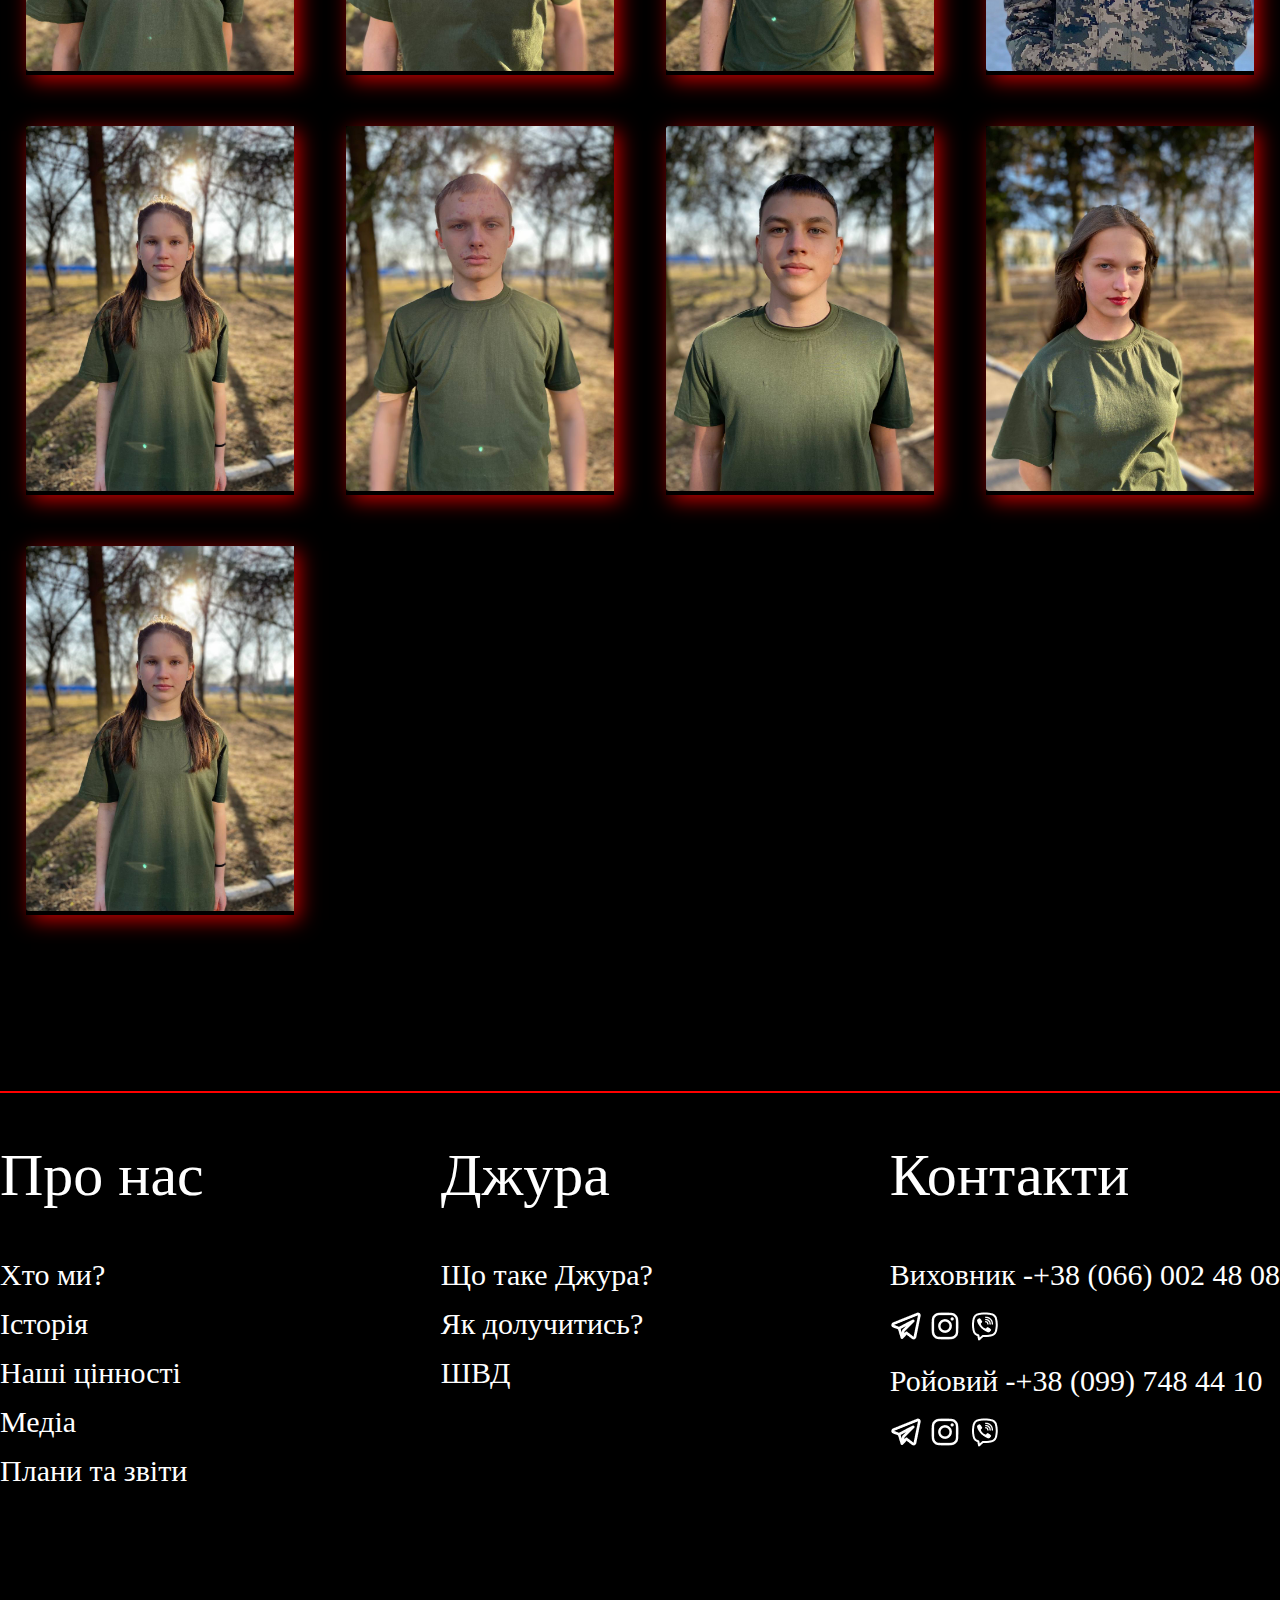
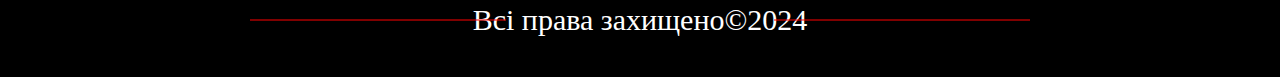
<file: Riy.html>
<!DOCTYPE html>
<html lang="en">
<head>
  <meta charset="UTF-8">
  <meta name="viewport" content="width=device-width, initial-scale=1.0">
  <link rel="stylesheet" href="style.css">
  <title>Рій</title>
</head>
<body>
  <header>
    <img src="IMG/Logo.png" alt="Logo">
    <nav class="header-menu">
      <ul>
        <li><a href="index.html">Головна</a></li>
        <li><a href="#">Про нас</a>
          <ul>
            <li><a href="#" id="backToHome">Історія</a></li>
            <li><a href="Riy.html">Рій</a></li>
          </ul>
        </li>
        <li><a href="Plans.html">Плани та звіти</a></li>
        <li><a href="#">Джура</a>
          <ul>
            <li><a href="Dzura.html">Що таке джура?</a></li>
            <li><a href="HowToJoin.html">Як долучитись?</a></li>
            <li><a href="SHVD.html">ШВД</a></li>
          </ul>
        </li>
        <li><a href="#">Медіа</a>
          <ul>
            <li><a href="">фото</a></li>
            <li><a href="">відео</a></li>
          </ul>
        </li>
        <li><a href="Contact.html">Контакти</a></li>
      </ul>
    </nav>
    <button id="callButton" class="btn-head">Зв'язатися</button>
  </header>


  <main>
    <h1 class="riy-h1">РІЙ "Кіборги"</h1>

    <div class="container-riy">

      <div class="card-riy">
        <a href="Vihovnik.html">
          <img src="IMG/Riy/Виховник.jpg" alt="Виховник">
            <div class="intro-riy">
              <h2>Вадим Анатолійович</h2>
              <p>Виховник "Кеп"</p>
            </div>
        </a>
      </div>

      <div class="card-riy">

        <img src="IMG/Riy/Виховник.jpg" alt="Виховник">
        <div class="intro-riy">
          <h2>Максим Луценко</h2>
          <p>Ройовий "Луцай"</p>
        </div>
      </div>

      <div class="card-riy">
        <img src="IMG/Riy/Маша.jpg" alt="Виховник">
        <div class="intro-riy">
          <h2>Марія Луценко</h2>
          <p>Хорунжий "Нюша"</p>
        </div>
      </div>

      <div class="card-riy">
        <img src="IMG/Riy/Слава.jpg" alt="Виховник">
        <div class="intro-riy">
          <h2>Станіслав Пірятинець</h2>
          <p>Скарбник "Льоцик"</p>
        </div>
      </div>

    </div>

    <div class="container-riy">

      <div class="card-riy">
          <img src="IMG/Riy/Даша.jpg" alt="Виховник">
          <div class="intro-riy">
            <h2>Дар'я Луценко</h2>
            <p>Осавул "Гномік"</p>
          </div>
      </div>

      <div class="card-riy">
        <img src="IMG/Riy/Діма.jpg" alt="Виховник">
        <div class="intro-riy">
          <h2>Дмитро Шмарай</h2>
          <p>Шафар "Пілот"</p>
        </div>
      </div>

      <div class="card-riy">
        <img src="IMG/Riy/Андрій Дейко.jpg" alt="Виховник">
        <div class="intro-riy">
          <h2>Андрій Дейко</h2>
          <p>Обозний "Андроїд"</p>
        </div>
      </div>

      <div class="card-riy">
        <img src="IMG/Riy/Діана.jpg" alt="Виховник">
        <div class="intro-riy">
          <h2>Діана Кудря</h2>
          <p>Бунчужний "Сталкерша"</p>
        </div>
      </div>

    </div>

    <div class="container-riy">

      <div class="card-riy">
          <img src="IMG/Riy/Ярік.jpg" alt="Виховник">
          <div class="intro-riy">
            <h2>Ярослав Забашта</h2>
            <p>Довбуш "Вій"</p>
          </div>
      </div>

      <div class="card-riy">
        <img src="IMG/Riy/Сергій.jpg" alt="Виховник">
        <div class="intro-riy">
          <h2>Сергій Бабута</h2>
          <p>Писар "Колокольчик"</p>
        </div>
      </div>

      <div class="card-riy">
        <img src="IMG/Riy/Роман.jpg" alt="Виховник">
        <div class="intro-riy">
          <h2>Роман Шапар</h2>
          <p>Товмач "Чорний"</p>
        </div>
      </div>

      <div class="card-riy">
        <img src="IMG/Riy/Виховник.jpg" alt="Виховник">
        <div class="intro-riy">
          <h2>Андрій Перетятько</h2>
          <p>Скарбник "Старий"</p>
        </div>
      </div>

    </div>

    <div class="container-riy">

      <div class="card-riy">
          <img src="IMG/Riy/Даша.jpg" alt="Виховник">
          <div class="intro-riy">
            <h2>Ігорь Вакулюк</h2>
            <p>Довбуш "Камса"</p>
          </div>
      </div>

      <div class="card-riy">
        <img src="IMG/Riy/Діма.jpg" alt="Виховник">
        <div class="intro-riy">
          <h2>Ангеліна Хоменко</h2>
          <p>Шафар "Лінка"</p>
        </div>
      </div>

      <div class="card-riy">
        <img src="IMG/Riy/Андрій Дейко.jpg" alt="Виховник">
        <div class="intro-riy">
          <h2>Артем Пелих</h2>
          <p>Товмач "Капа"</p>
        </div>
      </div>

      <div class="card-riy">
        <img src="IMG/Riy/Діана.jpg" alt="Виховник">
        <div class="intro-riy">
          <h2>Кіріл Кулик</h2>
          <p>Писар "Малий"</p>
        </div>
      </div>

    </div>

    <div class="container-riy">

      <div class="card-riy">
          <img src="IMG/Riy/Даша.jpg" alt="Виховник">
          <div class="intro-riy">
            <h2>Вікторія Бабута</h2>
            <p>Обозний "Тайра"</p>
          </div>
      </div>

      <div class="card-riy">

      </div>

      <div class="card-riy">

      </div>

      <div class="card-riy">

      </div>

    </div>

    
  </main>

  <div id="footer"></div>

  <script src="script.js"></script>
</body>
</html>
</file>
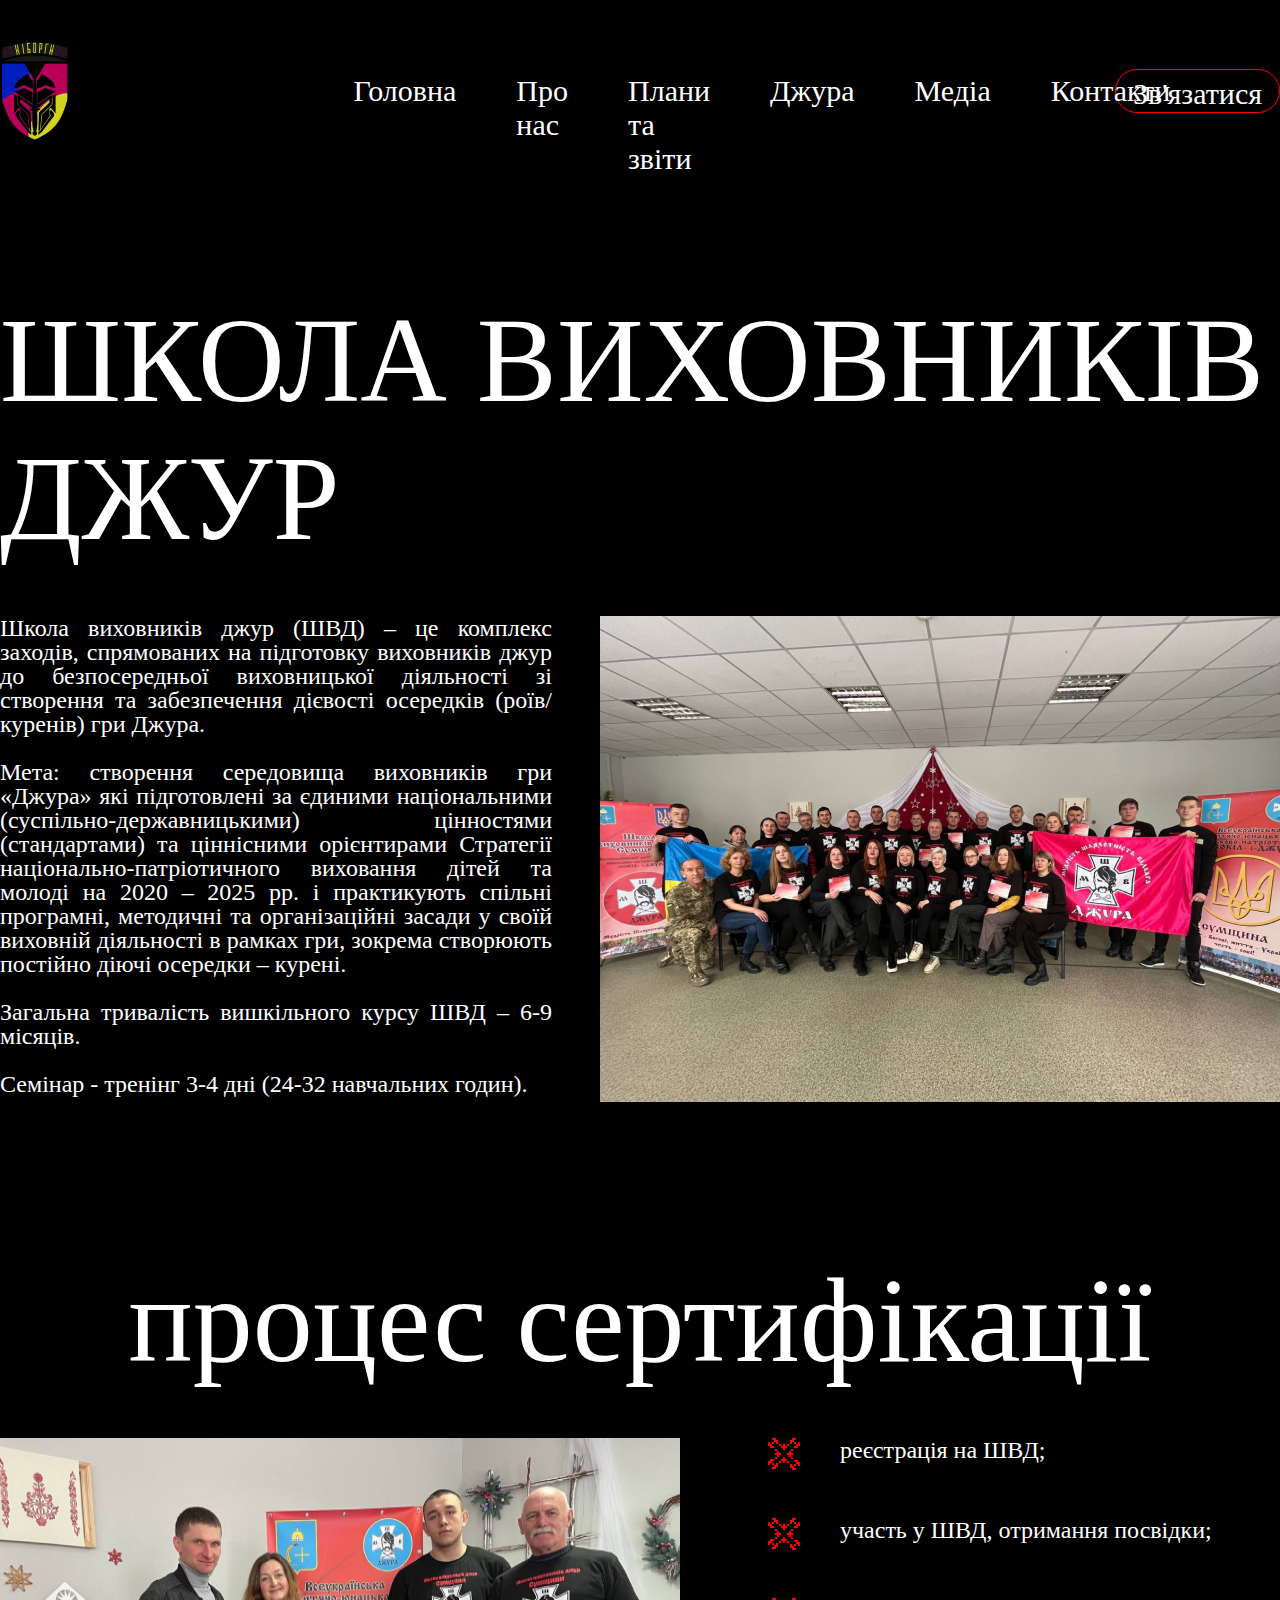
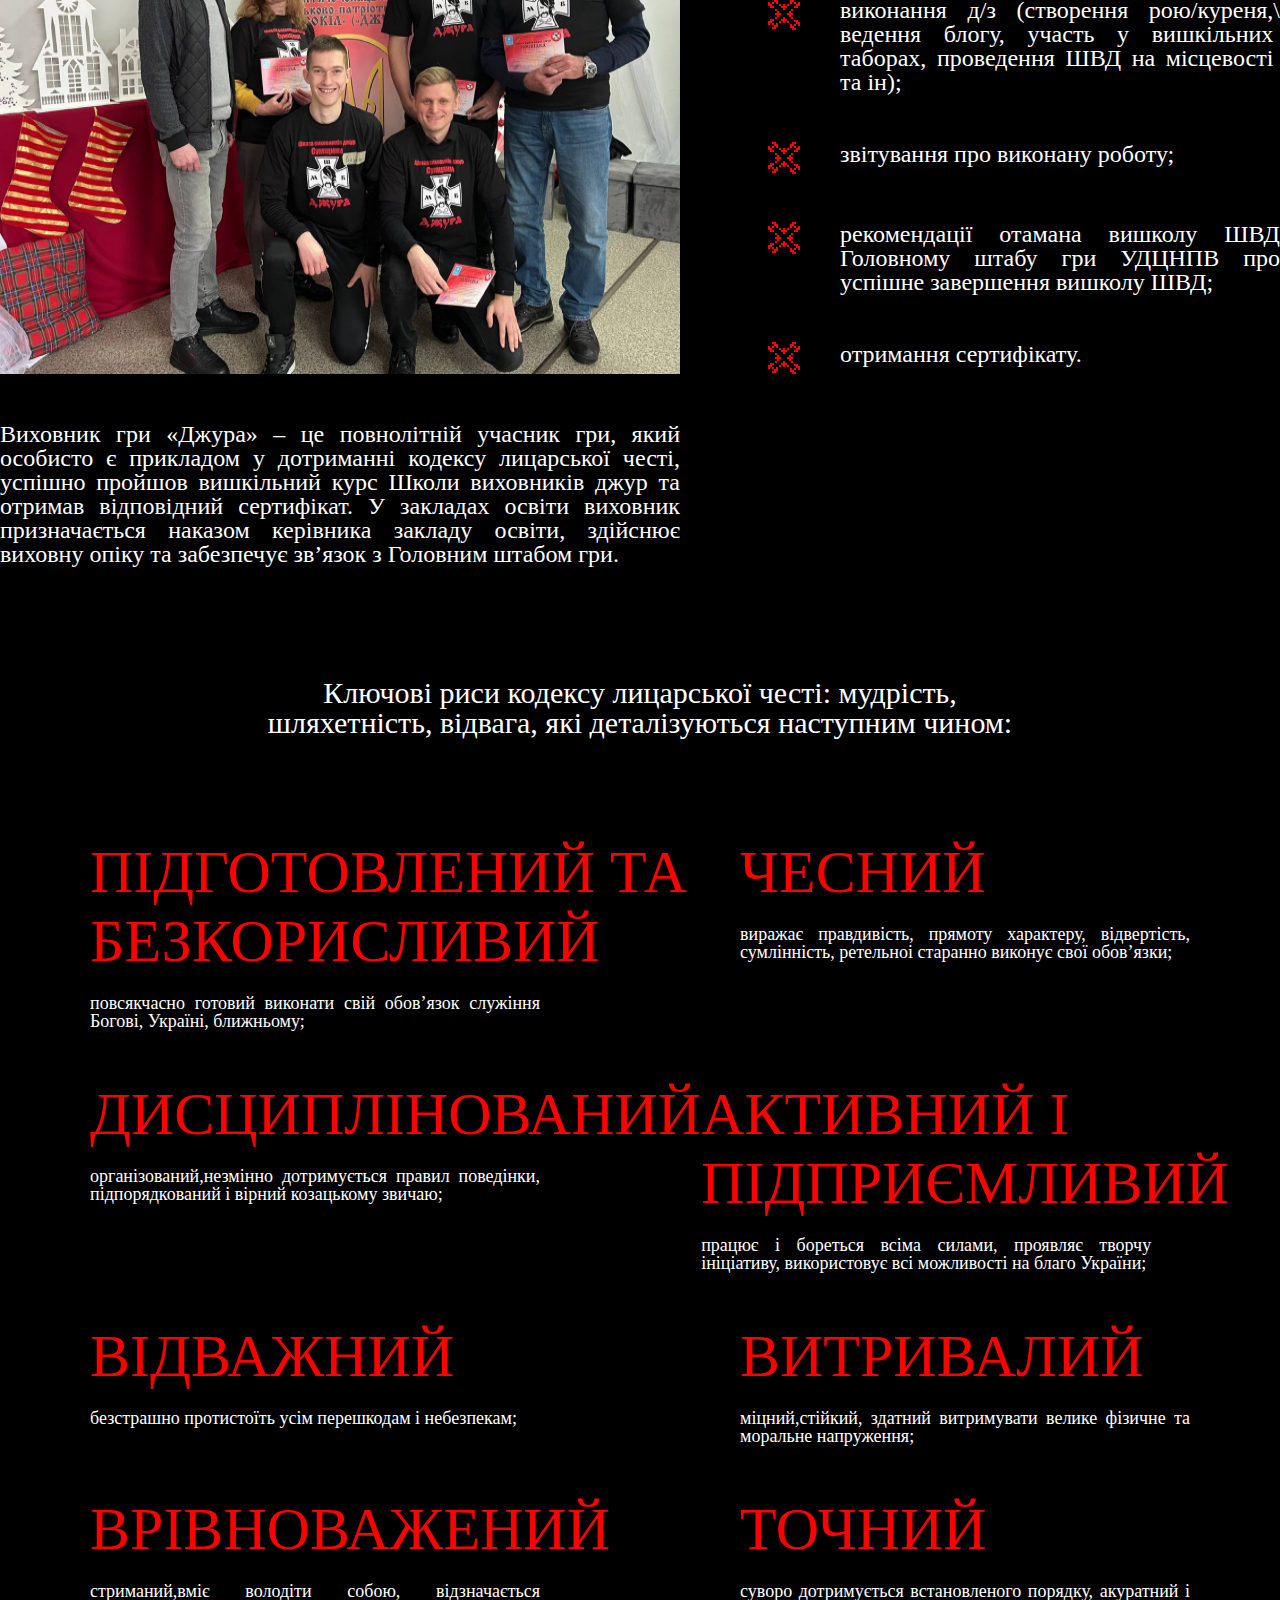
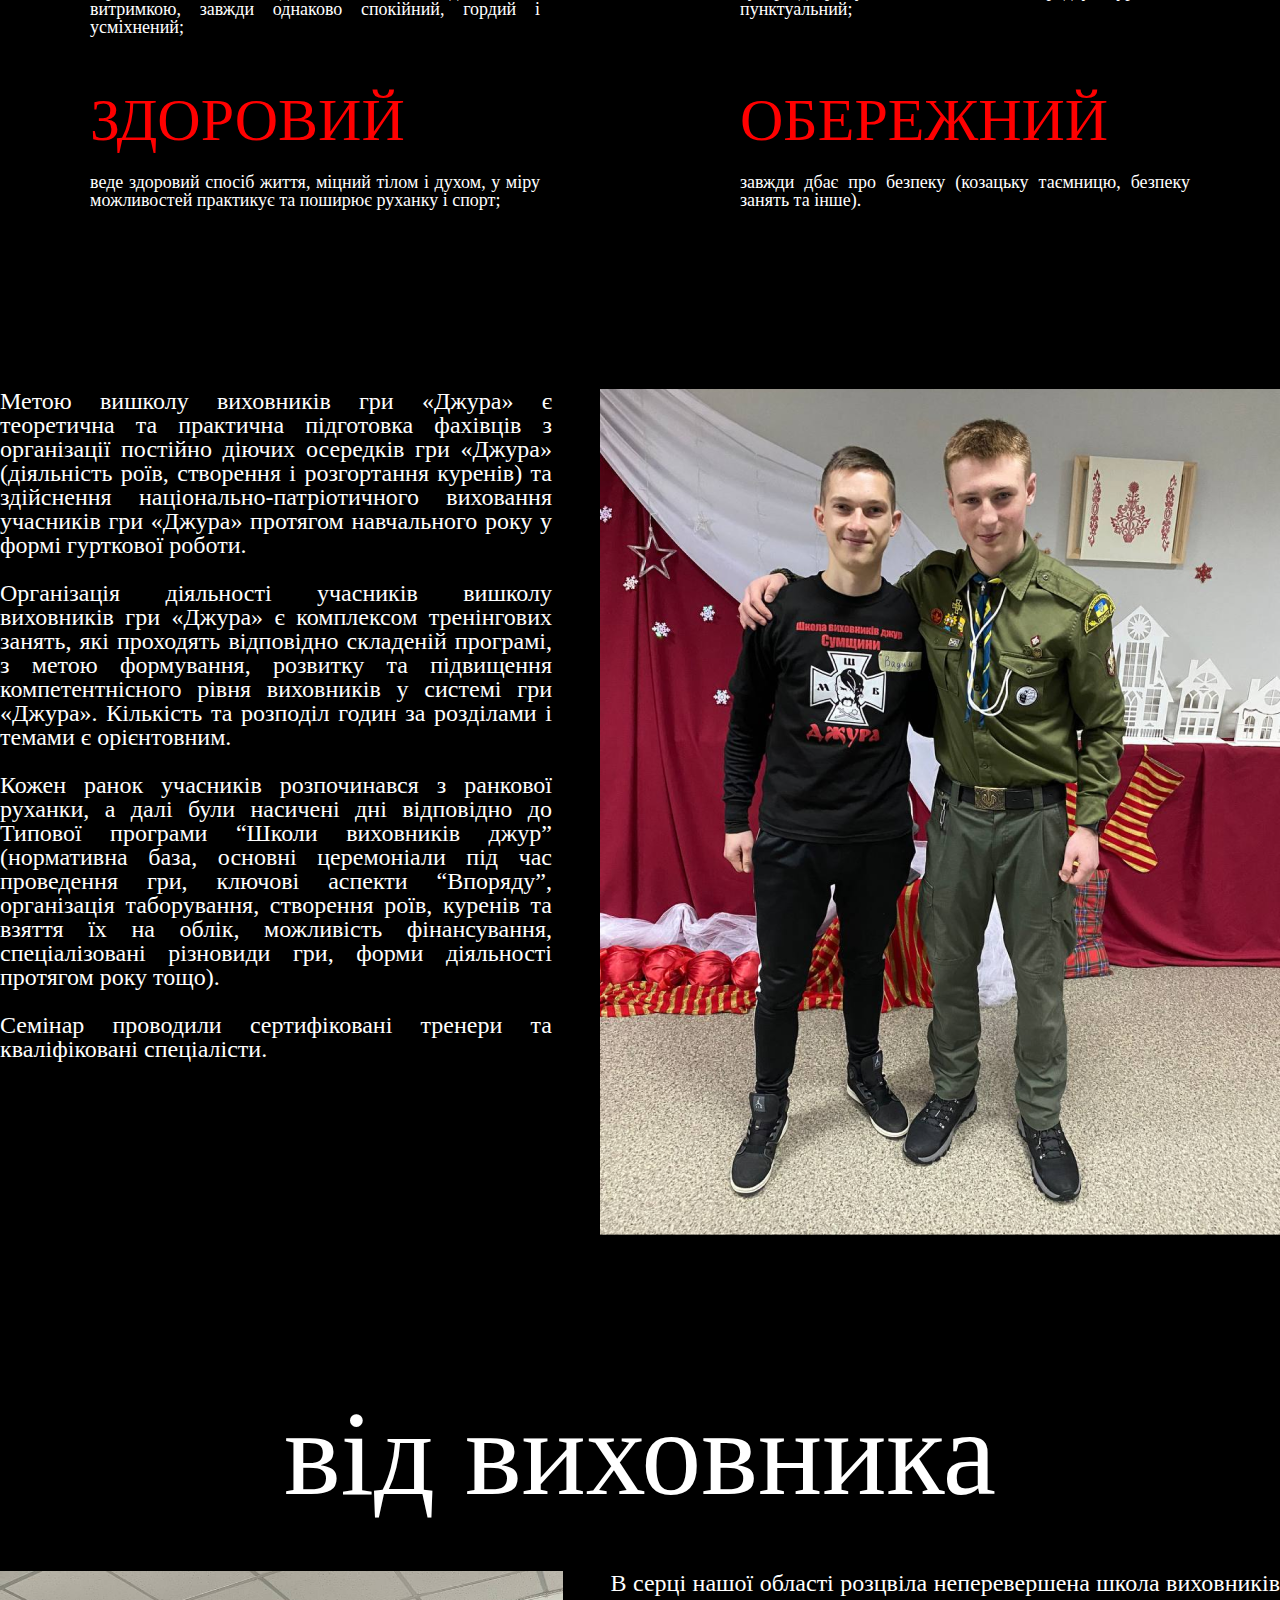
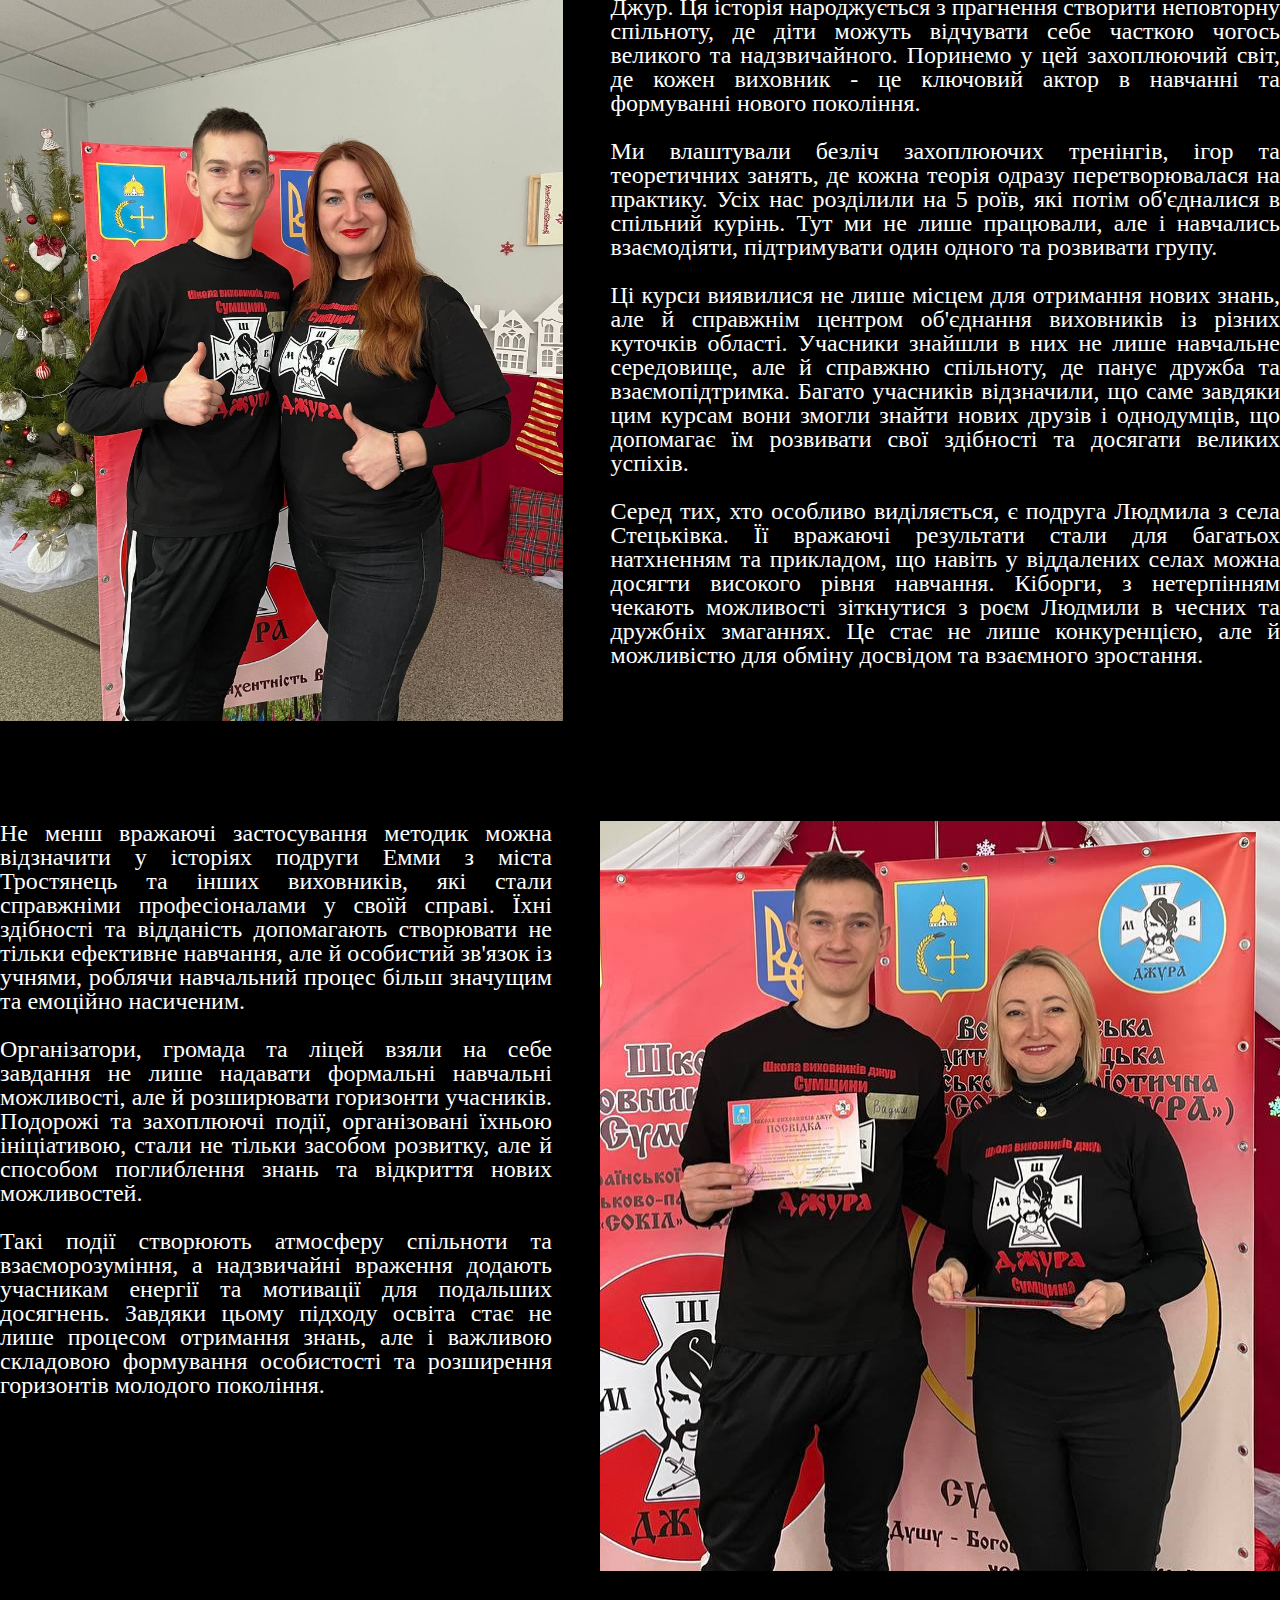
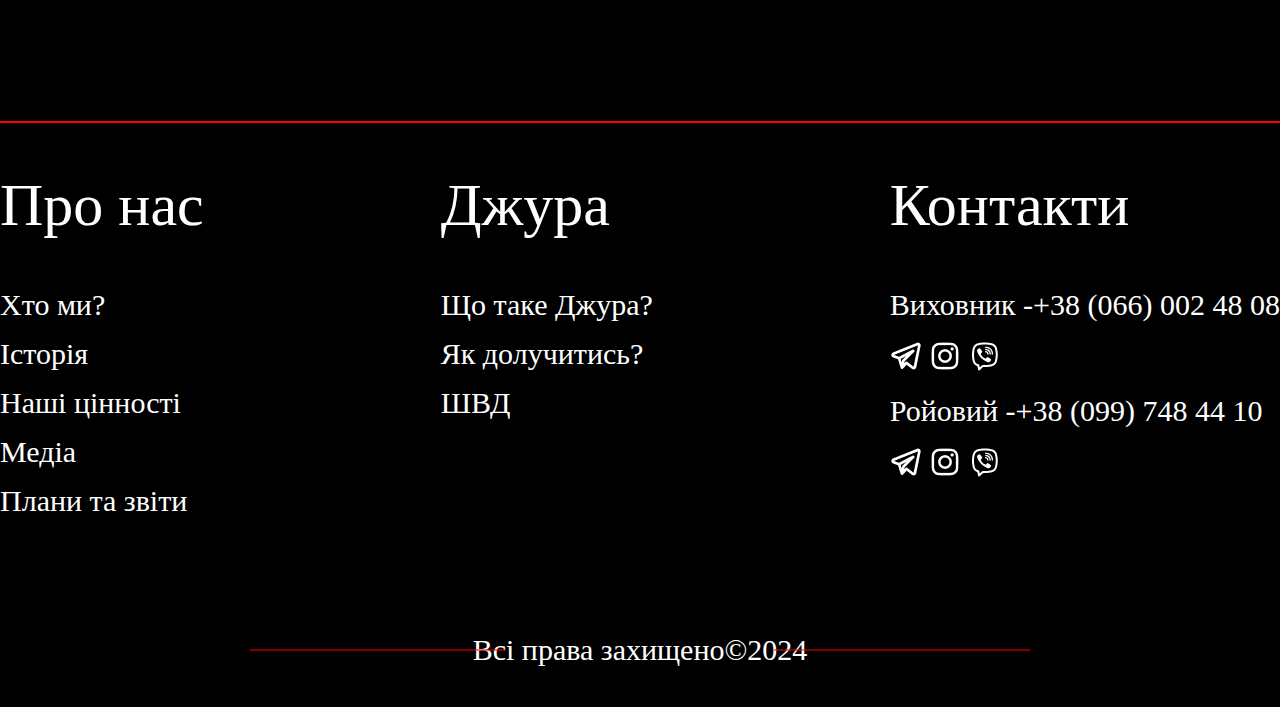
<file: SHVD.html>
<!DOCTYPE html>
<html lang="en">
<head>
  <meta charset="UTF-8">
  <meta name="viewport" content="width=device-width, initial-scale=1.0">
  <link rel="stylesheet" href="style.css">
  <title>ШВД</title>
</head>
<body>
  <header>
    <img src="IMG/Logo.png" alt="Logo">
    <nav class="header-menu">
      <ul>
        <li><a href="index.html">Головна</a></li>
        <li><a href="#">Про нас</a>
          <ul>
            <li><a href="#" id="backToHome">Історія</a></li>
            <li><a href="Riy.html">Рій</a></li>
          </ul>
        </li>
        <li><a href="Plans.html">Плани та звіти</a></li>
        <li><a href="#">Джура</a>
          <ul>
            <li><a href="Dzura.html">Що таке джура?</a></li>
            <li><a href="HowToJoin.html">Як долучитись?</a></li>
            <li><a href="SHVD.html">ШВД</a></li>
          </ul>
        </li>
        <li><a href="#">Медіа</a>
          <ul>
            <li><a href="">фото</a></li>
            <li><a href="">відео</a></li>
          </ul>
        </li>
        <li><a href="Contact.html">Контакти</a></li>
      </ul>
    </nav>
    <button id="callButton" class="btn-head">Зв'язатися</button>
  </header>


  <main>
    <section class="section-SHVD1">
      <h1 class="h1">ШКОЛА ВИХОВНИКІВ ДЖУР</h1>
        <div class="section3-details">
          <p class="main-p main-p-dzura">
            Школа виховників джур (ШВД) – це комплекс заходів, спрямованих на підготовку виховників джур до безпосередньої виховницької діяльності зі створення та забезпечення дієвості осередків (роїв/куренів) гри Джура.
            <br> <br>
            Мета: створення середовища виховників гри «Джура» які підготовлені за єдиними національними (суспільно-державницькими) цінностями (стандартами) та ціннісними орієнтирами Стратегії національно-патріотичного виховання дітей та молоді на 2020 – 2025 рр. і практикують спільні програмні, методичні та організаційні засади у своїй виховній діяльності в рамках гри, зокрема створюють постійно діючі осередки – курені.
            <br> <br>
            Загальна тривалість вишкільного курсу ШВД – 6-9 місяців.
            <br> <br>
            Семінар - тренінг 3-4 дні (24-32 навчальних годин).
          </p>
          <img src="IMG/ШВД/обовязково1 1.png" alt="ШВД">
        </div>
    </section>

    <section class="section-SHVD2">
      <h1 class="h1">процес сертифікації</h1>  
      <div class="menu-mini_section2 shvd-menu-mini_section2">
        <img src="IMG/ШВД/photo_2024-02-07_08-25-08 1.png" alt="Сертифікація">
        <div class="section2-details">
          <div class="main-p shvd-main-p-img">
              <div class="shvd-img-p-mini">
                <img src="IMG/ШВД/Ornament 02.png" alt="Ornament"><p>реєстрація на ШВД;</p> 
              </div>           
              <br> <br>
              <div class="shvd-img-p-mini">
              <img src="IMG/ШВД/Ornament 02.png" alt="Ornament">
                <p>участь у ШВД, отримання посвідки;</p>
              </div>
              <br> <br>
              <div class="shvd-img-p-mini">
                <img src="IMG/ШВД/Ornament 02.png" alt="Ornament"><p>виконання д/з (створення рою/куреня, ведення блогу, участь у вишкільних таборах, проведення ШВД на місцевості та ін);</p>\
              </div> 
              <br> <br>
              <div class="shvd-img-p-mini">
                <img src="IMG/ШВД/Ornament 02.png" alt="Ornament"><span>звітування про виконану роботу;</span>
              </div>
              <br> <br>
              <div class="shvd-img-p-mini">
                <img src="IMG/ШВД/Ornament 02.png" alt="Ornament"><span>рекомендації отамана вишколу ШВД Головному штабу гри УДЦНПВ про успішне завершення вишколу ШВД;</span> 
              </div>
              <br> <br>
              <div class="shvd-img-p-mini">
                <img src="IMG/ШВД/Ornament 02.png" alt="Ornament"><span>отримання сертифікату.</span>
              </div>
            </div>
        </div>
      </div>
      <div class="section-SHVD2-paragraf">
        Виховник гри «Джура» – це повнолітній учасник гри, який особисто є прикладом у дотриманні кодексу лицарської честі, успішно пройшов вишкільний курс Школи виховників джур та отримав відповідний сертифікат. У закладах освіти виховник призначається наказом керівника закладу освіти, здійснює виховну опіку та забезпечує зв’язок з Головним штабом гри.
      </div>
    </section>

    <section class="section-SHVD3">
      <p class="section-SHVD3-main-p">Ключові риси кодексу лицарської честі: мудрість, <br> шляхетність, відвага, які деталізуються наступним чином:</p>
      <div class="section-SHVD3-details">
        <div class="our-values SHVD3-key-features">
          <h2>ПІДГОТОВЛЕНИЙ ТА БЕЗКОРИСЛИВИЙ</h2>
          <p>повсякчасно готовий виконати свій обов’язок служіння Богові, Україні, ближньому;</p>
        </div>

        <div class="our-values SHVD3-key-features">
          <h2>ЧЕСНИЙ</h2>
          <p>виражає правдивість, прямоту характеру, відвертість, сумлінність, ретельноі старанно виконує свої обов’язки;</p>
        </div>
      </div> 

      <div class="section-SHVD3-details">
        <div class="our-values SHVD3-key-features">
          <h2>ДИСЦИПЛІНОВАНИЙ</h2>
          <p>організований,незмінно дотримується правил поведінки, підпорядкований і вірний козацькому звичаю;</p>
        </div>

        <div class="our-values SHVD3-key-features">
          <h2>АКТИВНИЙ І ПІДПРИЄМЛИВИЙ</h2>
          <p>працює і бореться всіма силами, проявляє творчу ініціативу, використовує всі можливості на благо України;</p>
        </div>
      </div>

      <div class="section-SHVD3-details">
        <div class="our-values SHVD3-key-features">
          <h2>ВІДВАЖНИЙ</h2>
          <p>безстрашно протистоїть усім перешкодам і небезпекам;</p>
        </div>

        <div class="our-values SHVD3-key-features">
          <h2>ВИТРИВАЛИЙ</h2>
          <p>міцний,стійкий, здатний витримувати велике фізичне та моральне напруження;</p>
        </div>
      </div>

      <div class="section-SHVD3-details">
        <div class="our-values SHVD3-key-features">
          <h2>ВРІВНОВАЖЕНИЙ</h2>
          <p>стриманий,вміє володіти собою, відзначається витримкою, завжди однаково спокійний, гордий і усміхнений;</p>
        </div>

        <div class="our-values SHVD3-key-features">
          <h2>ТОЧНИЙ</h2>
          <p>суворо дотримується встановленого порядку, акуратний і пунктуальний;</p>
        </div>
      </div>

      <div class="section-SHVD3-details">
        <div class="our-values SHVD3-key-features">
          <h2>ЗДОРОВИЙ</h2>
          <p>веде здоровий спосіб життя, міцний тілом і духом, у міру можливостей практикує та поширює руханку і спорт;</p>
        </div>

        <div class="our-values SHVD3-key-features">
          <h2>ОБЕРЕЖНИЙ</h2>
          <p>завжди дбає про безпеку (козацьку таємницю, безпеку занять та інше).</p>
        </div>
      </div>

    </section>
    
    <section class="section-SHVD4">
        <div class="section3-details">
          <p class="main-p main-p-dzura">
            Метою вишколу виховників гри «Джура» є теоретична та практична підготовка фахівців з організації постійно діючих осередків гри «Джура»
            (діяльність роїв, створення і розгортання куренів) та здійснення національно-патріотичного виховання учасників гри «Джура» протягом навчального року у формі гурткової роботи.
            <br> <br>
            Організація діяльності учасників вишколу виховників гри «Джура» є комплексом тренінгових занять, які проходять відповідно складеній програмі, з метою формування, розвитку та підвищення компетентнісного рівня
            виховників у системі гри «Джура». Кількість та розподіл годин за розділами і темами є орієнтовним.
            <br> <br>
            Кожен ранок учасників розпочинався з ранкової руханки, а далі були насичені дні відповідно до Типової програми “Школи виховників джур” (нормативна база, основні церемоніали під час проведення гри, ключові аспекти “Впоряду”, організація таборування, створення роїв, куренів та взяття їх на облік, можливість фінансування, спеціалізовані різновиди гри, форми діяльності протягом року тощо).
            <br> <br>
            Семінар проводили сертифіковані тренери та кваліфіковані спеціалісти.
          </p>
          <img src="IMG/ШВД/photo_2024-02-07_08-23-03 1.png" alt="ШВД_Скаут">
        </div>
    </section>

    <section class="section-SHVD5">
      <h1 class="h1">від виховника</h1>
      <div class="menu-mini_section2 menu-mini_section5">
        <img src="IMG/ШВД/photo_2024-02-07_08-25-07.jpg" alt="Stetskivka">
        <div class="section2-details">
          <p class="main-p">
            В серці нашої області розцвіла неперевершена школа виховників Джур. Ця історія народжується з прагнення створити неповторну спільноту, де діти можуть відчувати себе часткою чогось великого та надзвичайного. Поринемо у цей захоплюючий світ, де кожен виховник - це ключовий актор в навчанні та формуванні нового покоління.
            <br> <br>
            Ми влаштували безліч захоплюючих тренінгів, ігор та теоретичних занять, де кожна теорія одразу перетворювалася на практику. Усіх нас розділили на 5 роїв, які потім об'єдналися в спільний курінь. Тут ми не лише працювали, але і навчались взаємодіяти, підтримувати один одного та розвивати групу.
            <br> <br>
            Ці курси виявилися не лише місцем для отримання нових знань, але й справжнім центром об'єднання виховників із різних куточків області. Учасники знайшли в них не лише навчальне середовище, але й справжню спільноту, де панує дружба та взаємопідтримка. Багато учасників відзначили, що саме завдяки цим курсам вони змогли знайти нових друзів і однодумців, що допомагає їм розвивати свої здібності та досягати великих успіхів.
            <br> <br>
            Серед тих, хто особливо виділяється, є подруга Людмила з села Стецьківка. Її вражаючі результати стали для багатьох натхненням та прикладом, що навіть у віддалених селах можна досягти високого рівня навчання. Кіборги, з нетерпінням чекають можливості зіткнутися з роєм Людмили в чесних та дружбніх змаганнях. Це стає не лише конкуренцією, але й можливістю для обміну досвідом та взаємного зростання.
          </p>
        </div>
      </div>
    </section>
        
    <section class="section-SHVD6">
      <div class="section3-details">
        <p class="main-p main-p-dzura">
          Не менш вражаючі застосування методик можна відзначити у історіях подруги Емми з міста Тростянець та інших виховників, які стали справжніми професіоналами у своїй справі. Їхні здібності та відданість допомагають створювати не тільки ефективне навчання, але й особистий зв'язок із учнями, роблячи навчальний процес більш значущим та емоційно насиченим. 
          <br> <br>
          Організатори, громада та ліцей взяли на себе завдання не лише надавати формальні навчальні можливості, але й розширювати горизонти учасників. Подорожі та захоплюючі події, організовані їхньою ініціативою, стали не тільки засобом розвитку, але й способом поглиблення знань та відкриття нових можливостей.
          <br> <br>
          Такі події створюють атмосферу спільноти та взаєморозуміння, а надзвичайні враження додають учасникам енергії та мотивації для подальших досягнень. Завдяки цьому підходу освіта стає не лише процесом отримання знань, але і важливою складовою формування особистості та розширення горизонтів молодого покоління.
        </p>
        <img src="IMG/ШВД/обовязково3 1.png" alt="ШВД_Скаут">
      </div>
  </section>
  </main>

  <div id="footer"></div>

  <script src="script.js"></script>
</body>
</html>
</file>
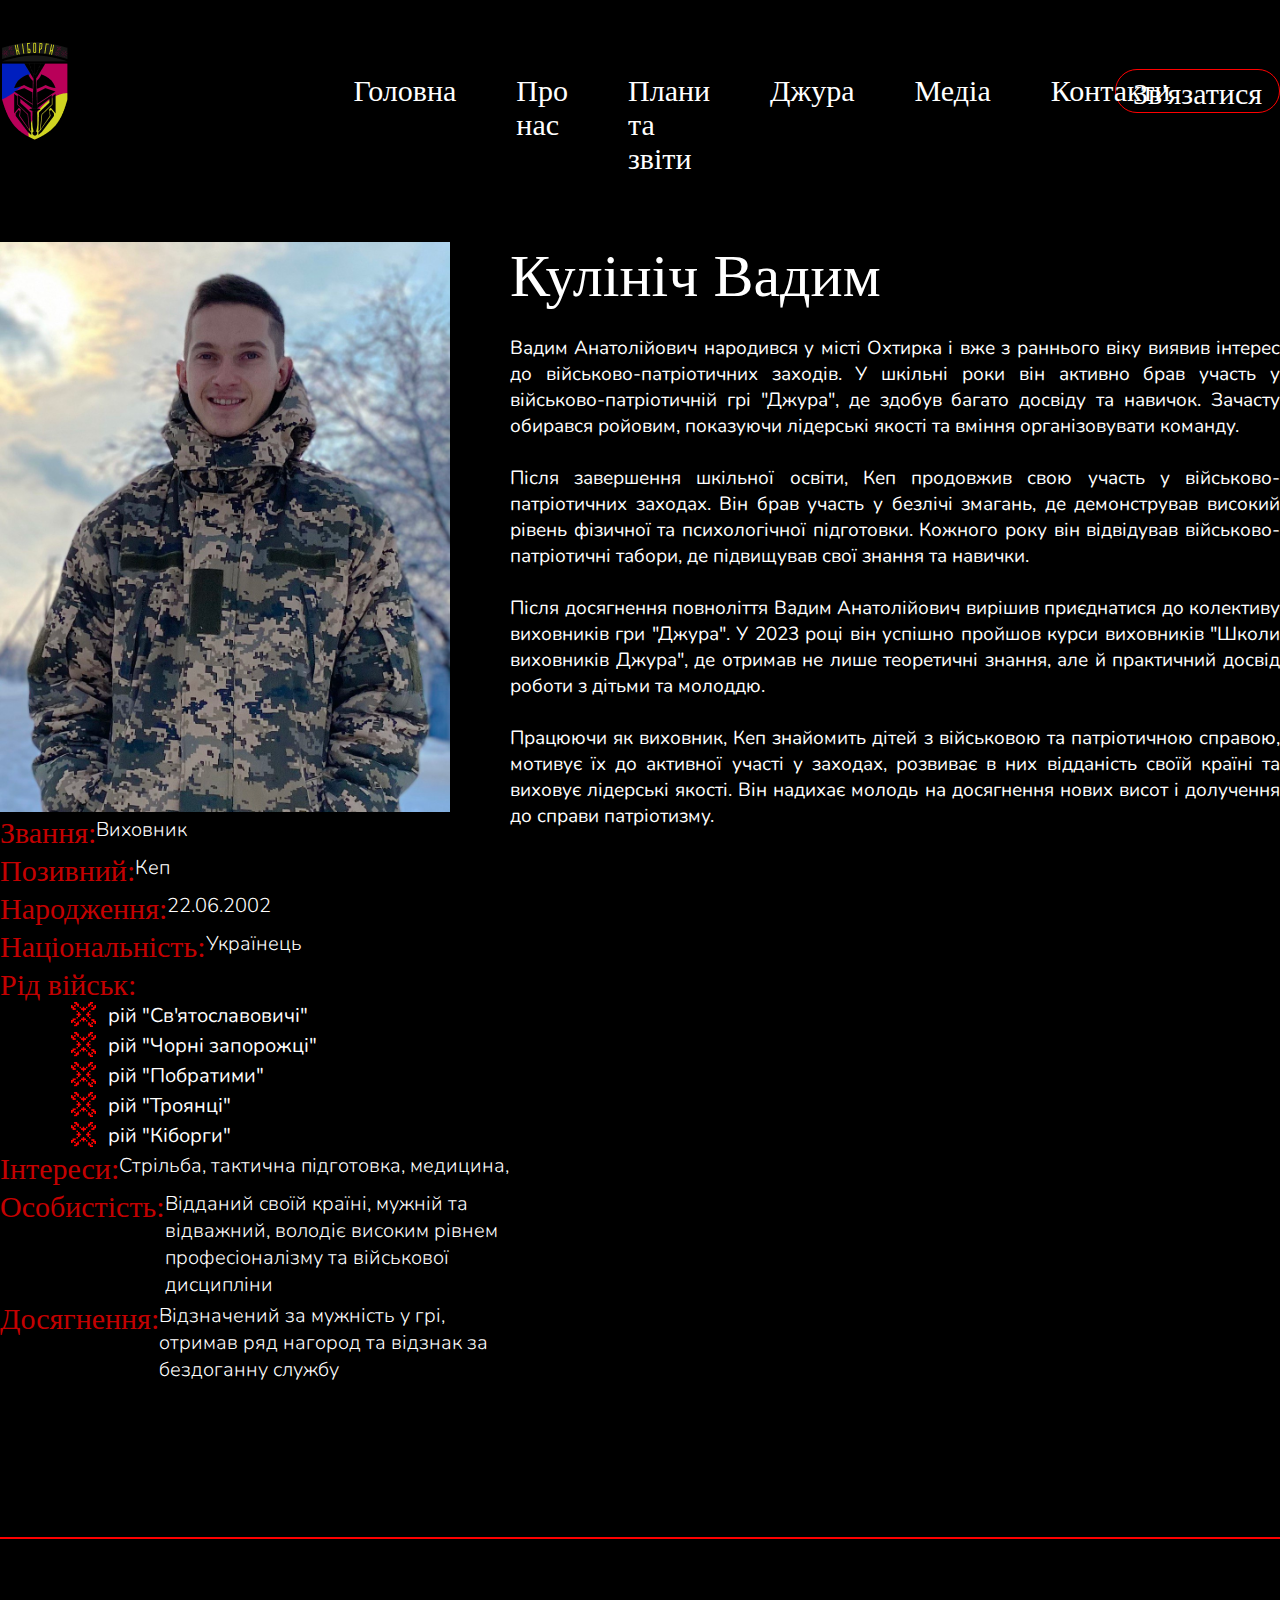
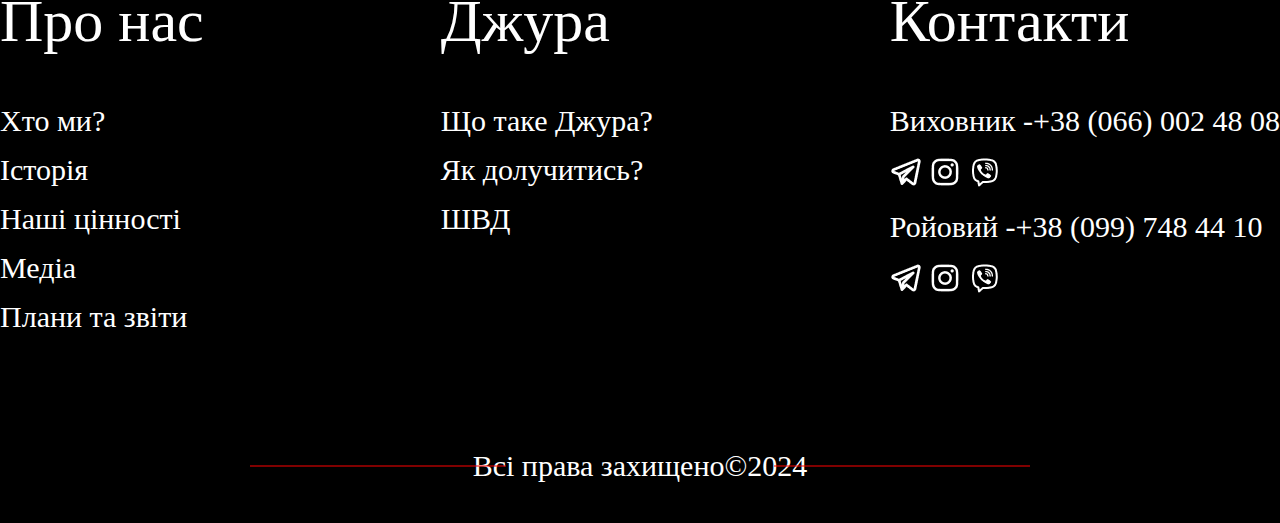
<file: Vihovnik.html>
<!DOCTYPE html>
<html lang="en">
<head>
  <meta charset="UTF-8">
  <meta name="viewport" content="width=device-width, initial-scale=1.0">
  <link rel="stylesheet" href="style.css">
  <link rel="preconnect" href="https://fonts.googleapis.com">
  <link rel="preconnect" href="https://fonts.gstatic.com" crossorigin>
  <link href="https://fonts.googleapis.com/css2?family=Nunito:ital,wght@0,200..1000;1,200..1000&display=swap" rel="stylesheet">
  <title>V.A.</title>
</head>
<body>
  <header>
    <img src="IMG/Logo.png" alt="Logo">
    <nav class="header-menu">
      <ul>
        <li><a href="index.html">Головна</a></li>
        <li><a href="#">Про нас</a>
          <ul>
            <li><a href="#" id="backToHome">Історія</a></li>
            <li><a href="Riy.html">Рій</a></li>
          </ul>
        </li>
        <li><a href="Plans.html">Плани та звіти</a></li>
        <li><a href="#">Джура</a>
          <ul>
            <li><a href="Dzura.html">Що таке джура?</a></li>
            <li><a href="HowToJoin.html">Як долучитись?</a></li>
            <li><a href="SHVD.html">ШВД</a></li>
          </ul>
        </li>
        <li><a href="#">Медіа</a>
          <ul>
            <li><a href="">фото</a></li>
            <li><a href="">відео</a></li>
          </ul>
        </li>
        <li><a href="Contact.html">Контакти</a></li>
      </ul>
    </nav>
    <button id="callButton" class="btn-head">Зв'язатися</button>
  </header>

  <main>
    <div class="container-big-kiborgy">
      <div class="container-left-kiborgy">
        <img src="IMG/Riy/Виховник.jpg" alt="Виховник">
        <div class="container-left-kiborgy-details">
          <p>Звання: </p>
          <span>Виховник</span>
        </div>
        <div class="container-left-kiborgy-details">
          <p>Позивний: </p>
          <span>Кеп</span>
        </div>
        <div class="container-left-kiborgy-details">
          <p>Народження: </p>
          <span>22.06.2002</span>
        </div>
        <div class="container-left-kiborgy-details">
          <p>Національність: </p>
          <span>Українець</span>
        </div>
        <div class="corps">
          <p>Рід військ:</p>
          <div class="corps-group">
            <img src="IMG/Ornament 02 (1).png" alt="Ornament">
            <span>рій "Св'ятославовичі"</span>
          </div>
          <div class="corps-group">
            <img src="IMG/Ornament 02 (1).png" alt="Ornament">
            <span>рій "Чорні запорожці"</span>
          </div>
          <div class="corps-group">
            <img src="IMG/Ornament 02 (1).png" alt="Ornament">
            <span>рій "Побратими"</span>
          </div>
          <div class="corps-group">
            <img src="IMG/Ornament 02 (1).png" alt="Ornament">
            <span>рій "Троянці"</span>
          </div>
          <div class="corps-group">
            <img src="IMG/Ornament 02 (1).png" alt="Ornament">
            <span>рій "Кіборги"</span>
          </div>
        </div>

        <div class="container-left-kiborgy-details">
          <p>Інтереси: </p>
          <span>Стрільба, тактична підготовка, медицина, </span>
        </div>

        <div class="container-left-kiborgy-details">
          <p>Особистість: </p>
          <span>Відданий своїй країні, мужній та відважний, володіє високим рівнем професіоналізму та військової дисципліни</span>
        </div>

        <div class="container-left-kiborgy-details">
          <p>Досягнення: </p>
          <span>Відзначений за мужність у грі, отримав ряд нагород та відзнак за бездоганну службу</span>
        </div>

      </div>

      <div class="container-right-kiborgy">
        <h1>Кулініч Вадим</h1>
        <p>
          Вадим Анатолійович народився у місті Охтирка і вже з раннього віку виявив інтерес до військово-патріотичних заходів. У шкільні роки він активно брав участь у військово-патріотичній грі "Джура", де здобув багато досвіду та навичок. Зачасту обирався ройовим, показуючи лідерські якості та вміння організовувати команду.
          <br><br>
          Після завершення шкільної освіти, Кеп продовжив свою участь у військово-патріотичних заходах. Він брав участь у безлічі змагань, де демонстрував високий рівень фізичної та психологічної підготовки. Кожного року він відвідував військово-патріотичні табори, де підвищував свої знання та навички.
          <br><br>
          Після досягнення повноліття Вадим Анатолійович вирішив приєднатися до колективу виховників гри "Джура". У 2023 році він успішно пройшов курси виховників "Школи виховників Джура", де отримав не лише теоретичні знання, але й практичний досвід роботи з дітьми та молоддю.
          <br><br>
          Працюючи як виховник, Кеп знайомить дітей з військовою та патріотичною справою, мотивує їх до активної участі у заходах, розвиває в них відданість своїй країні та виховує лідерські якості. Він надихає молодь на досягнення нових висот і долучення до справи патріотизму.
        </p>
      </div>
    </div>
  </main>


  <div id="footer"></div>

  <script src="script.js"></script>
</body>
</html>
</file>
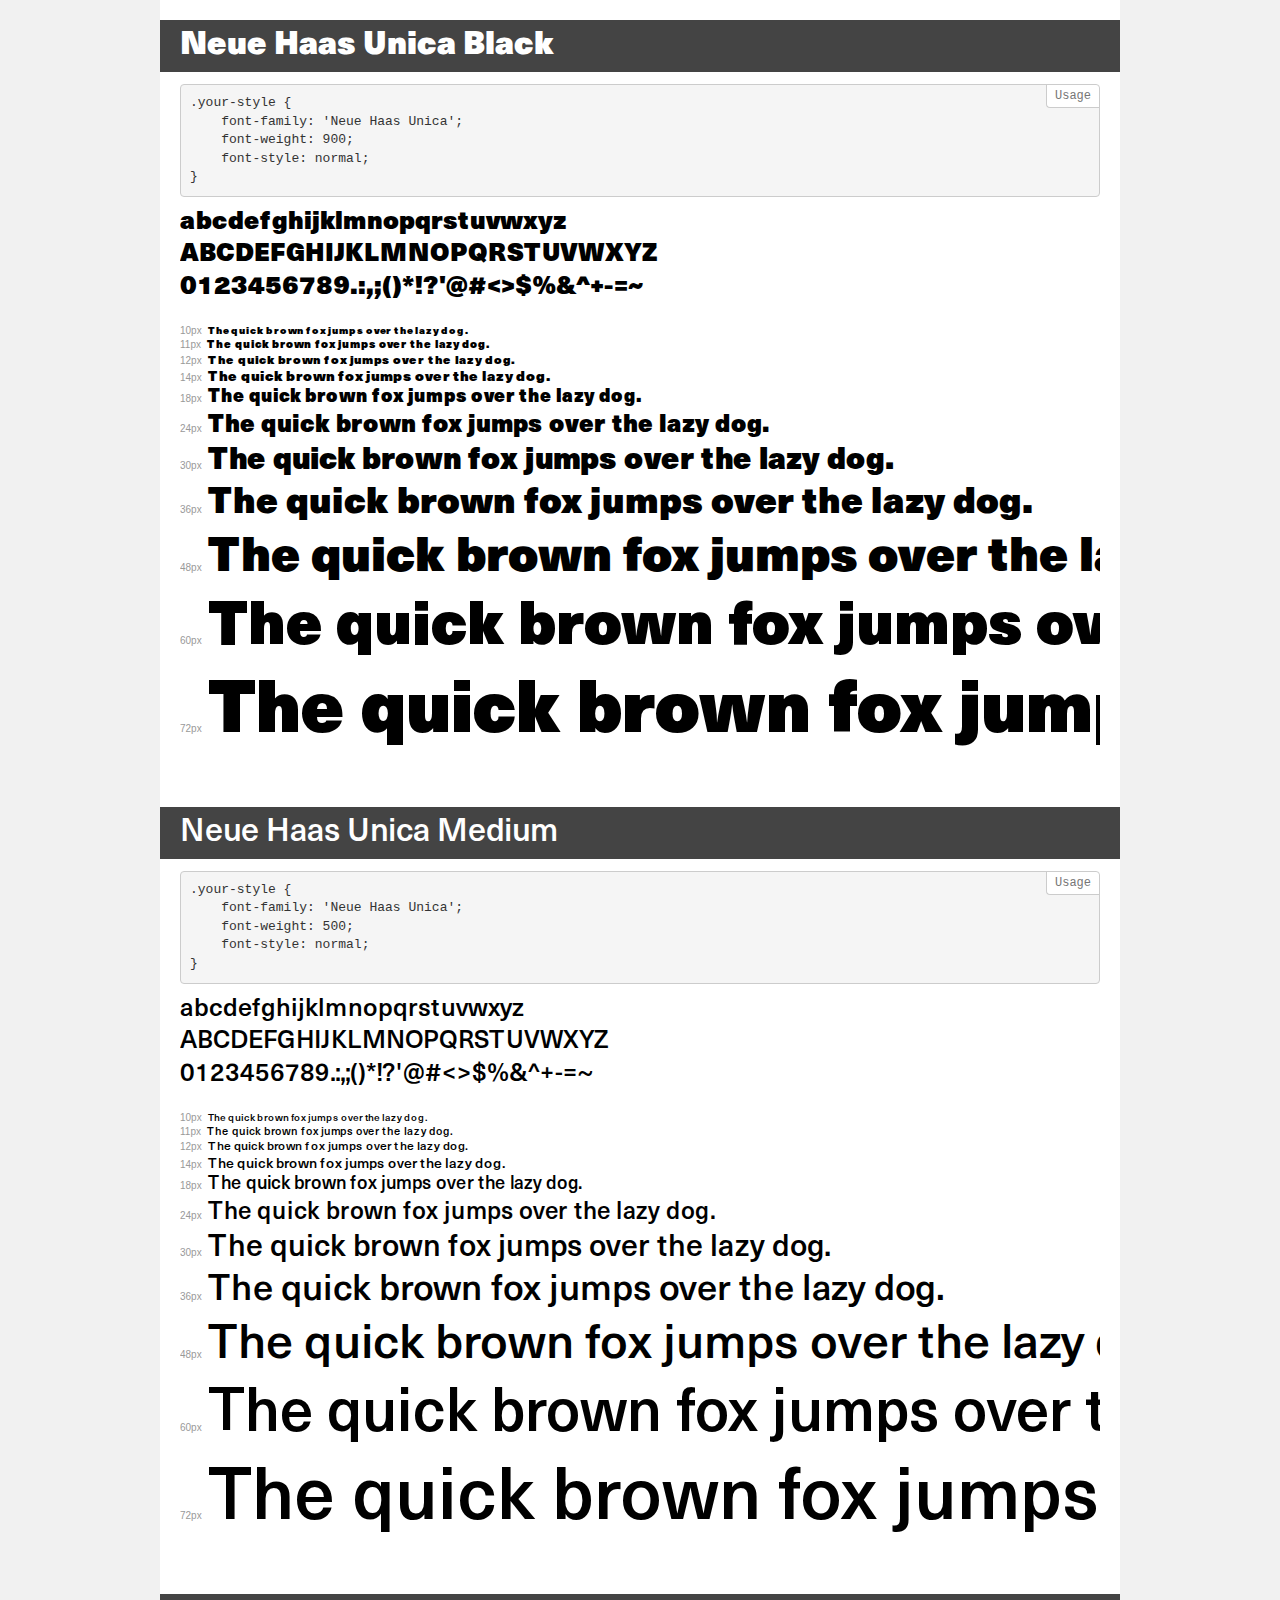
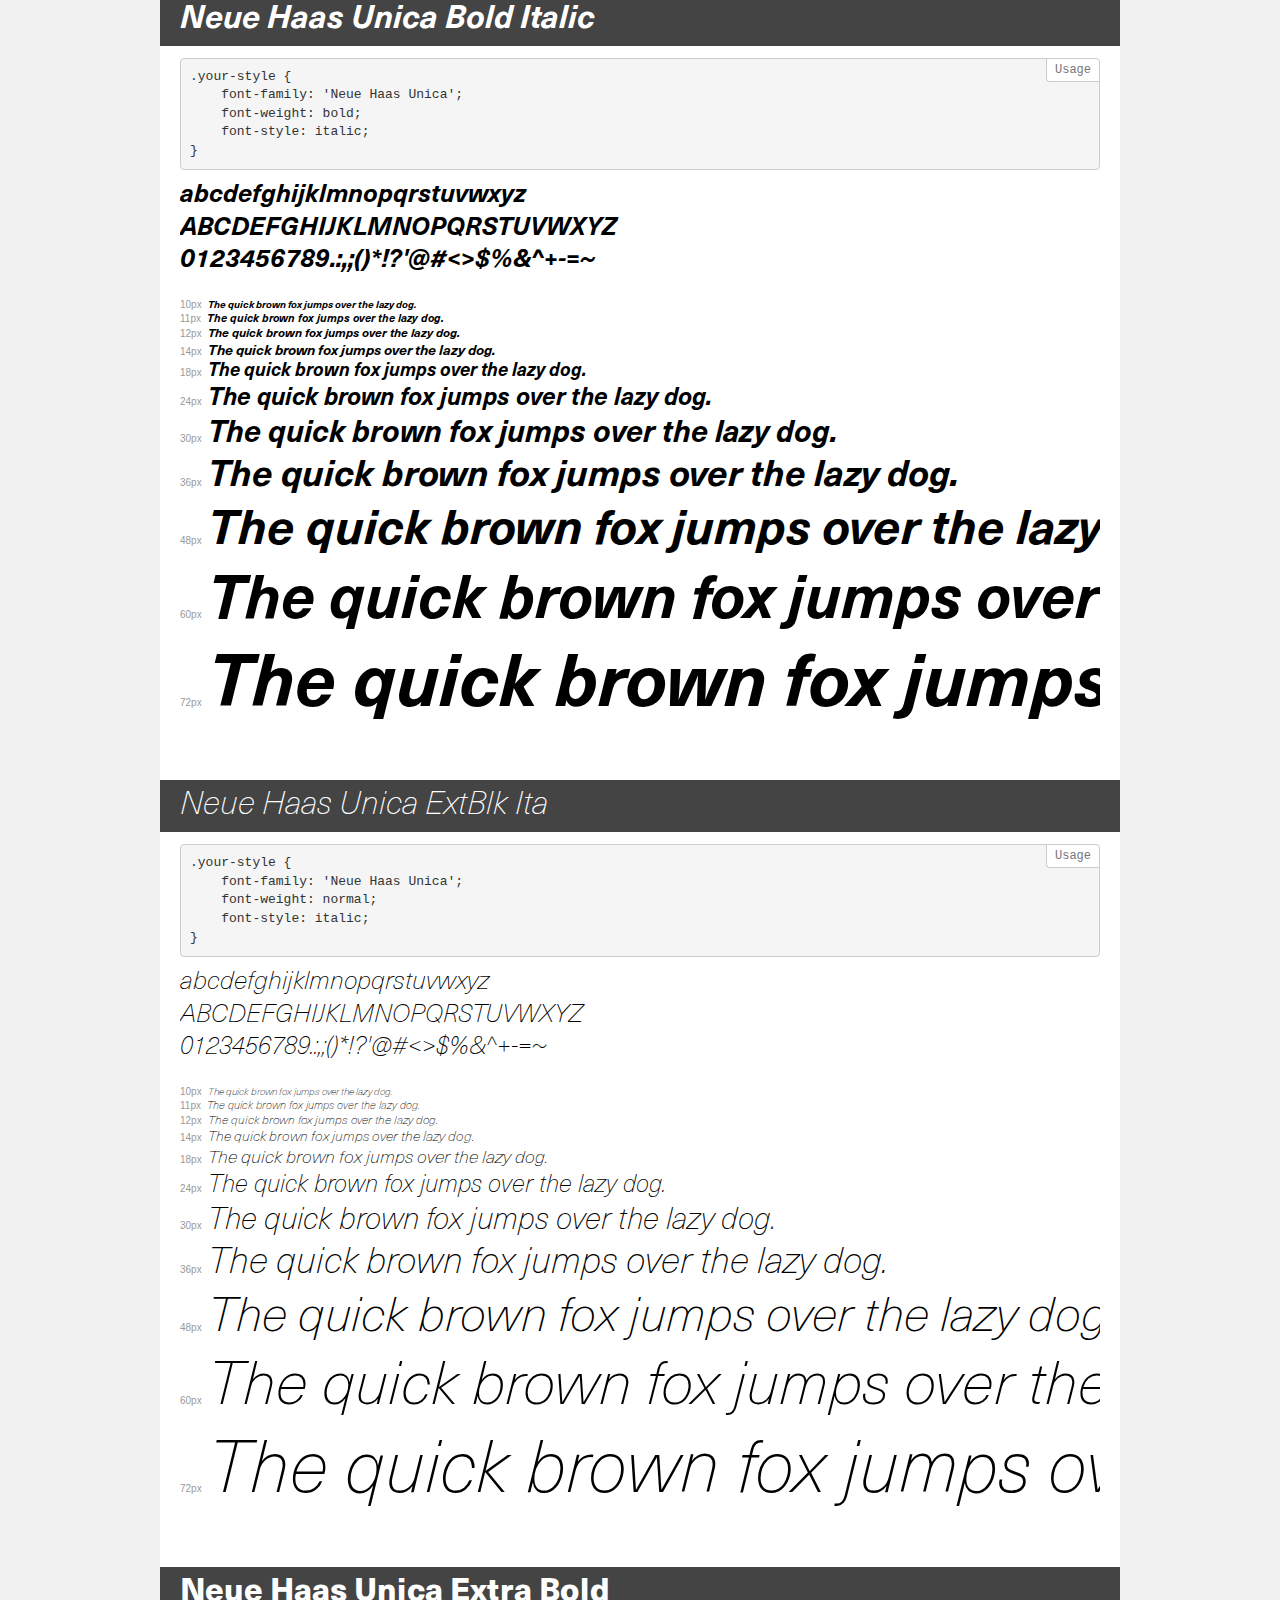
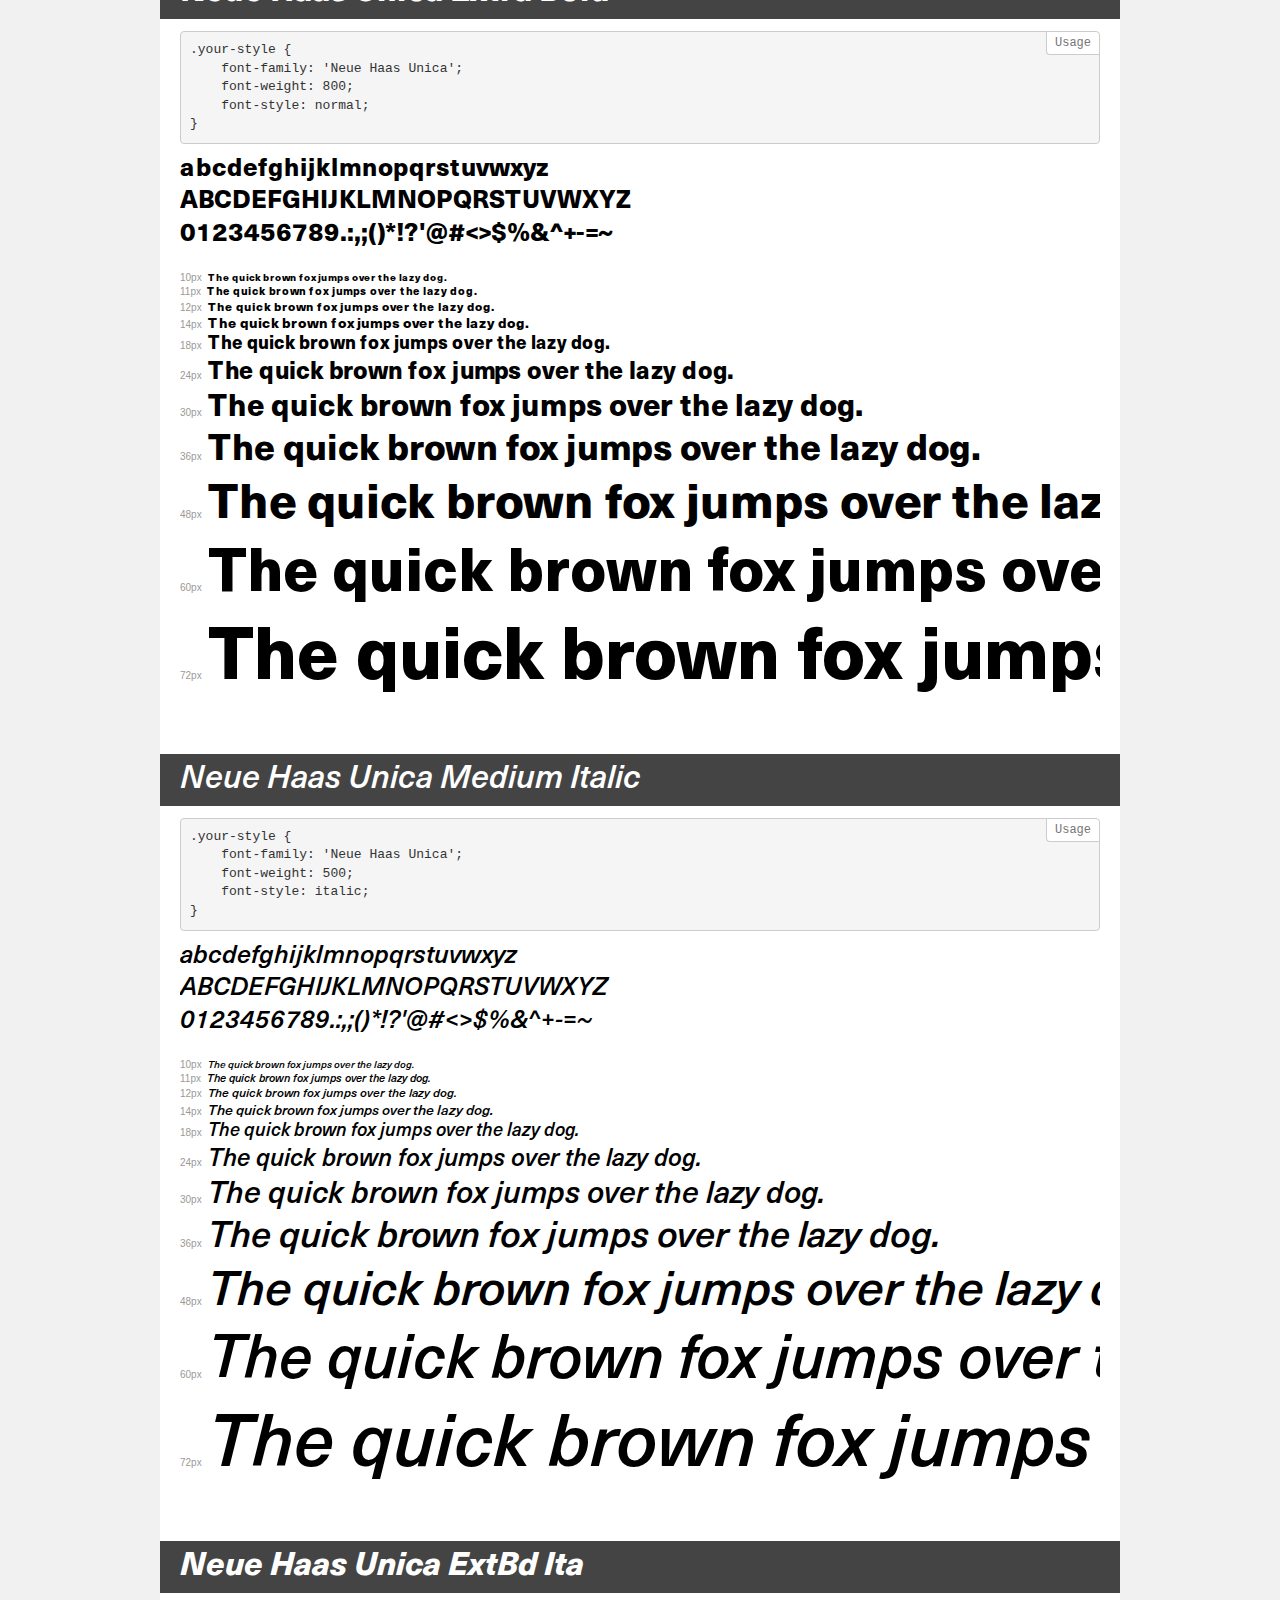
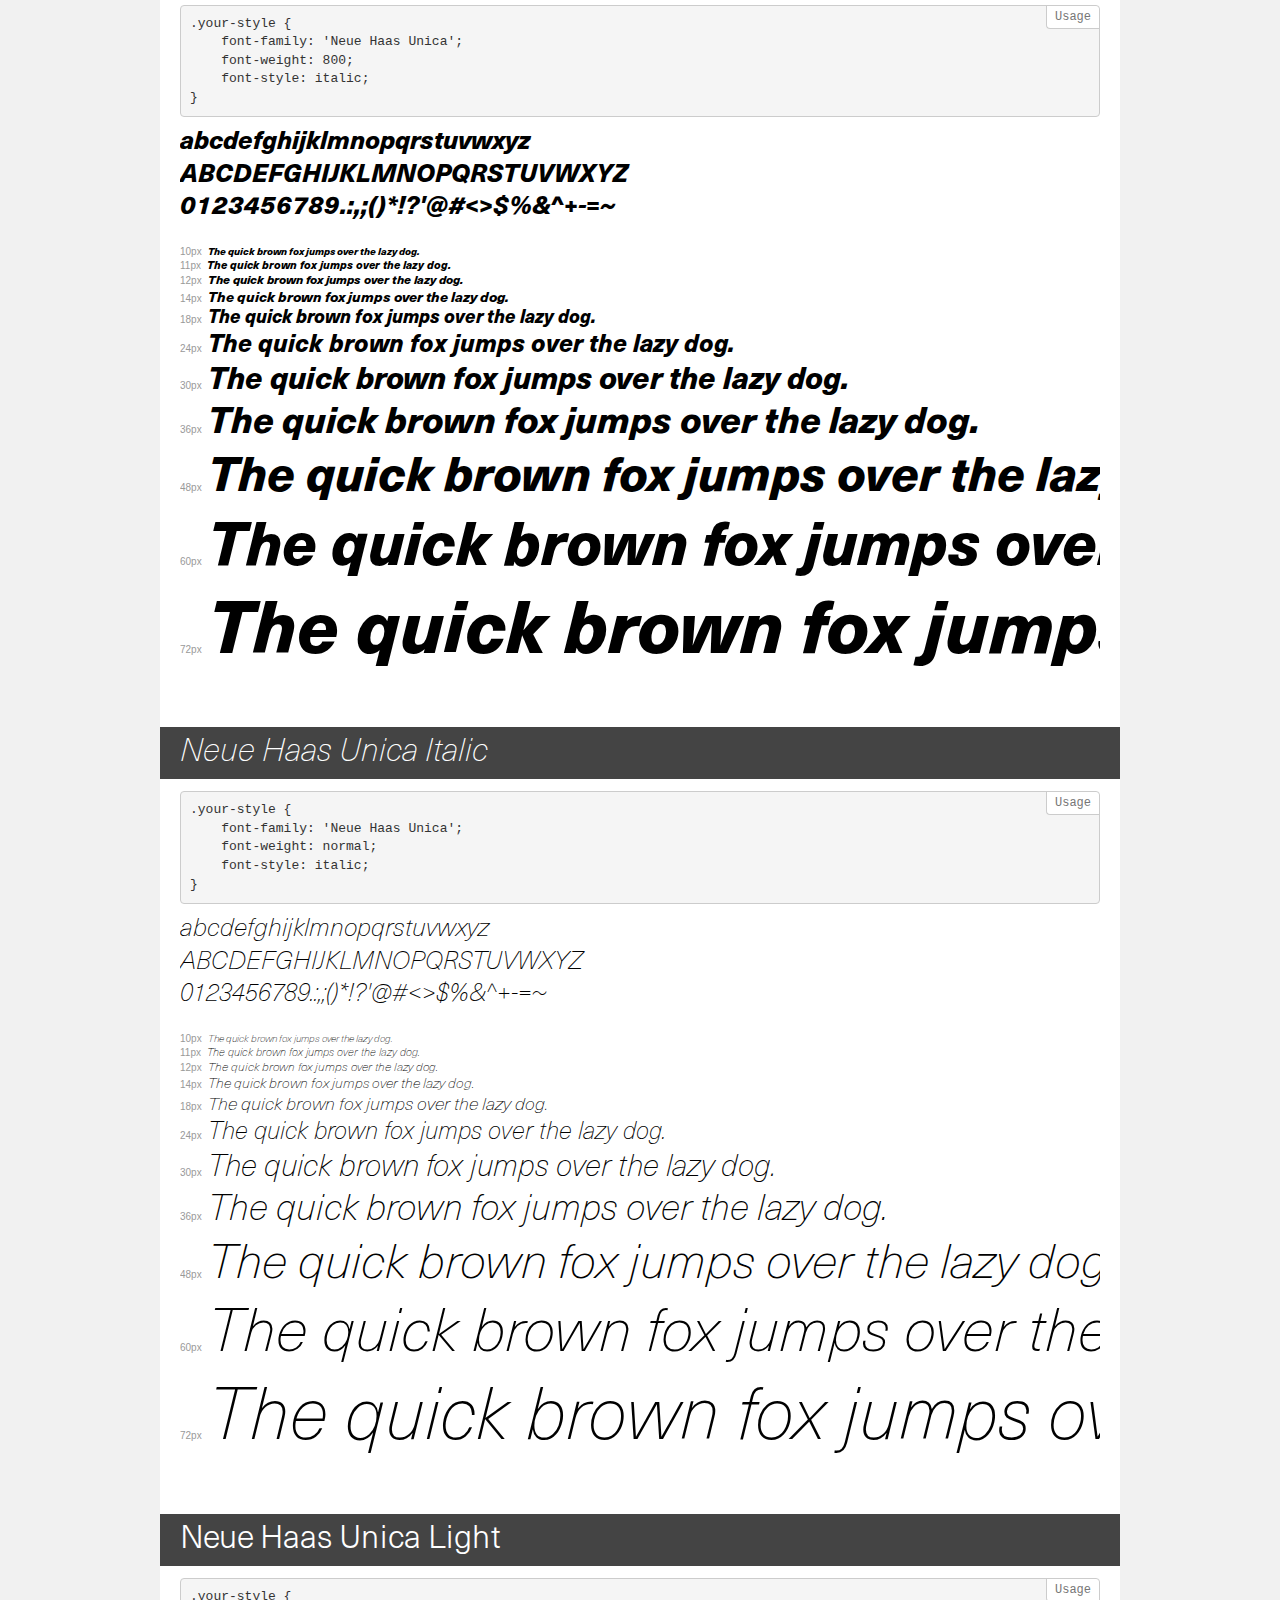
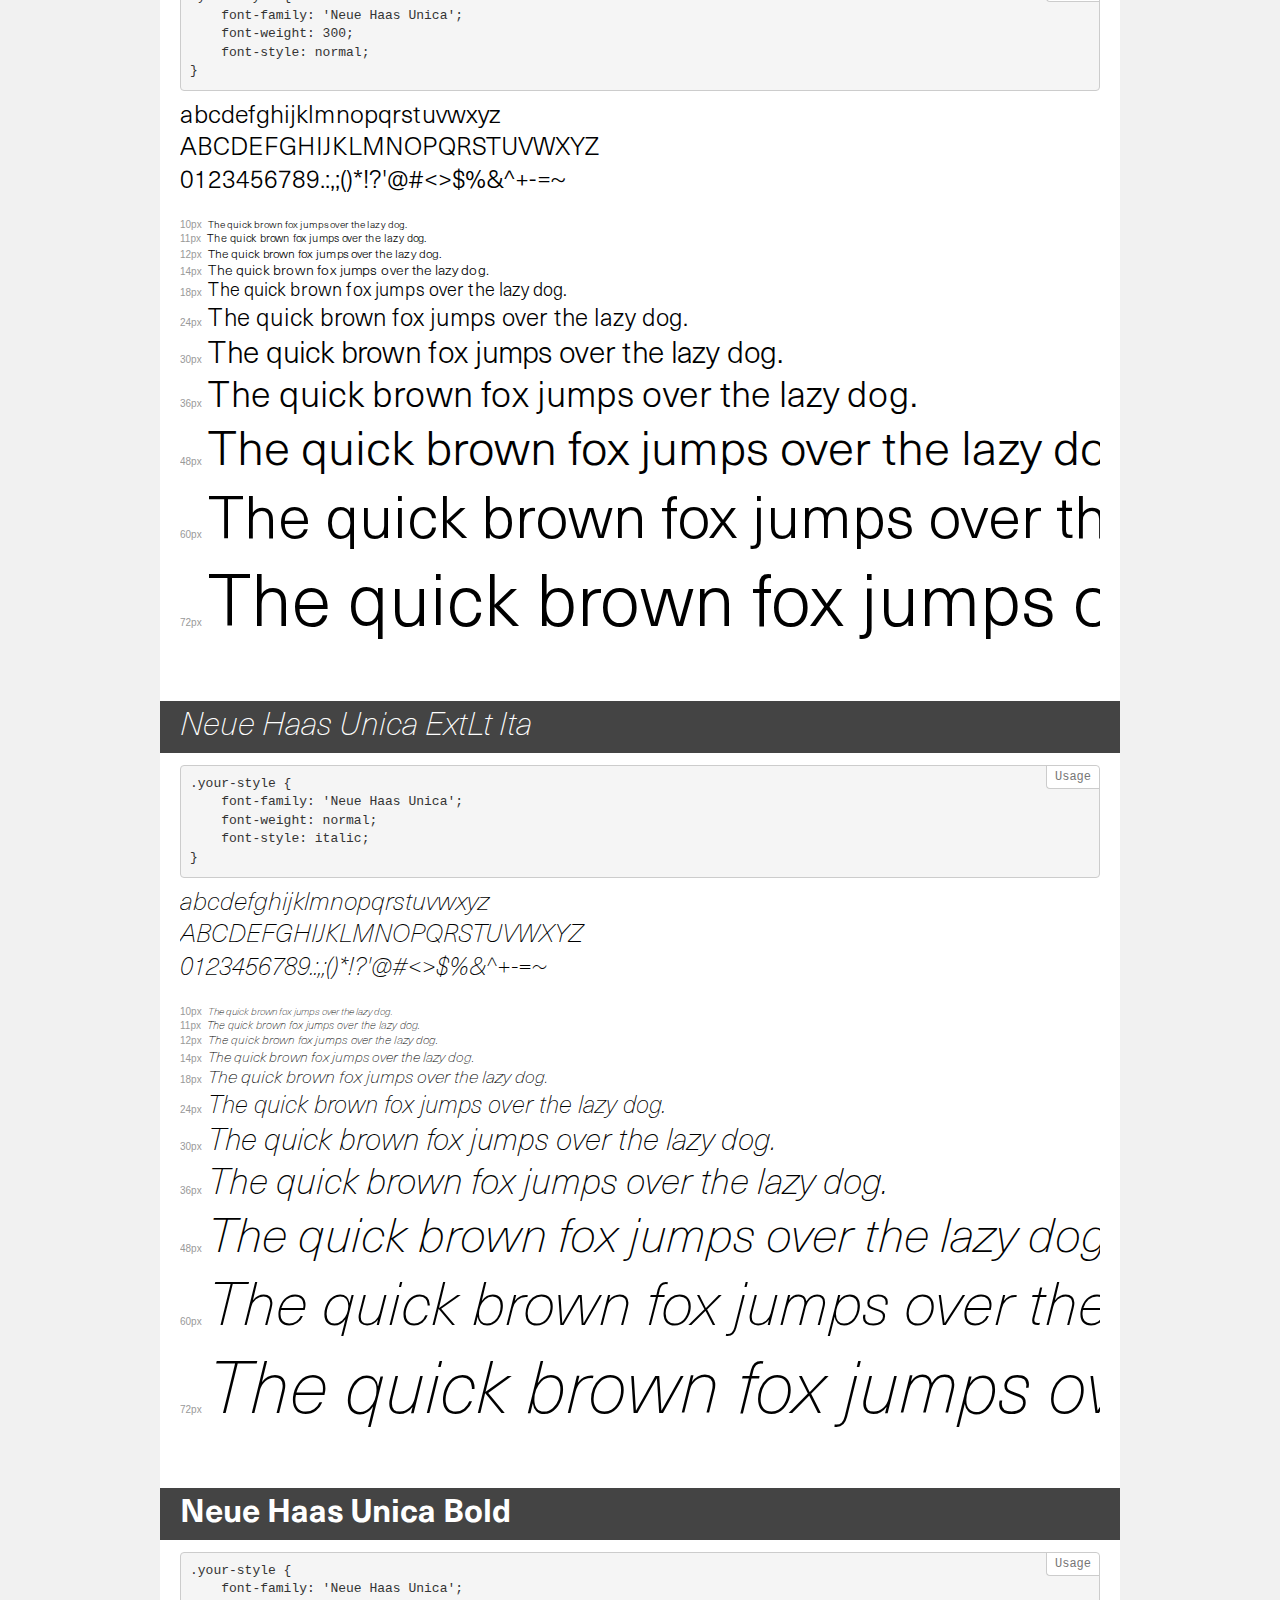
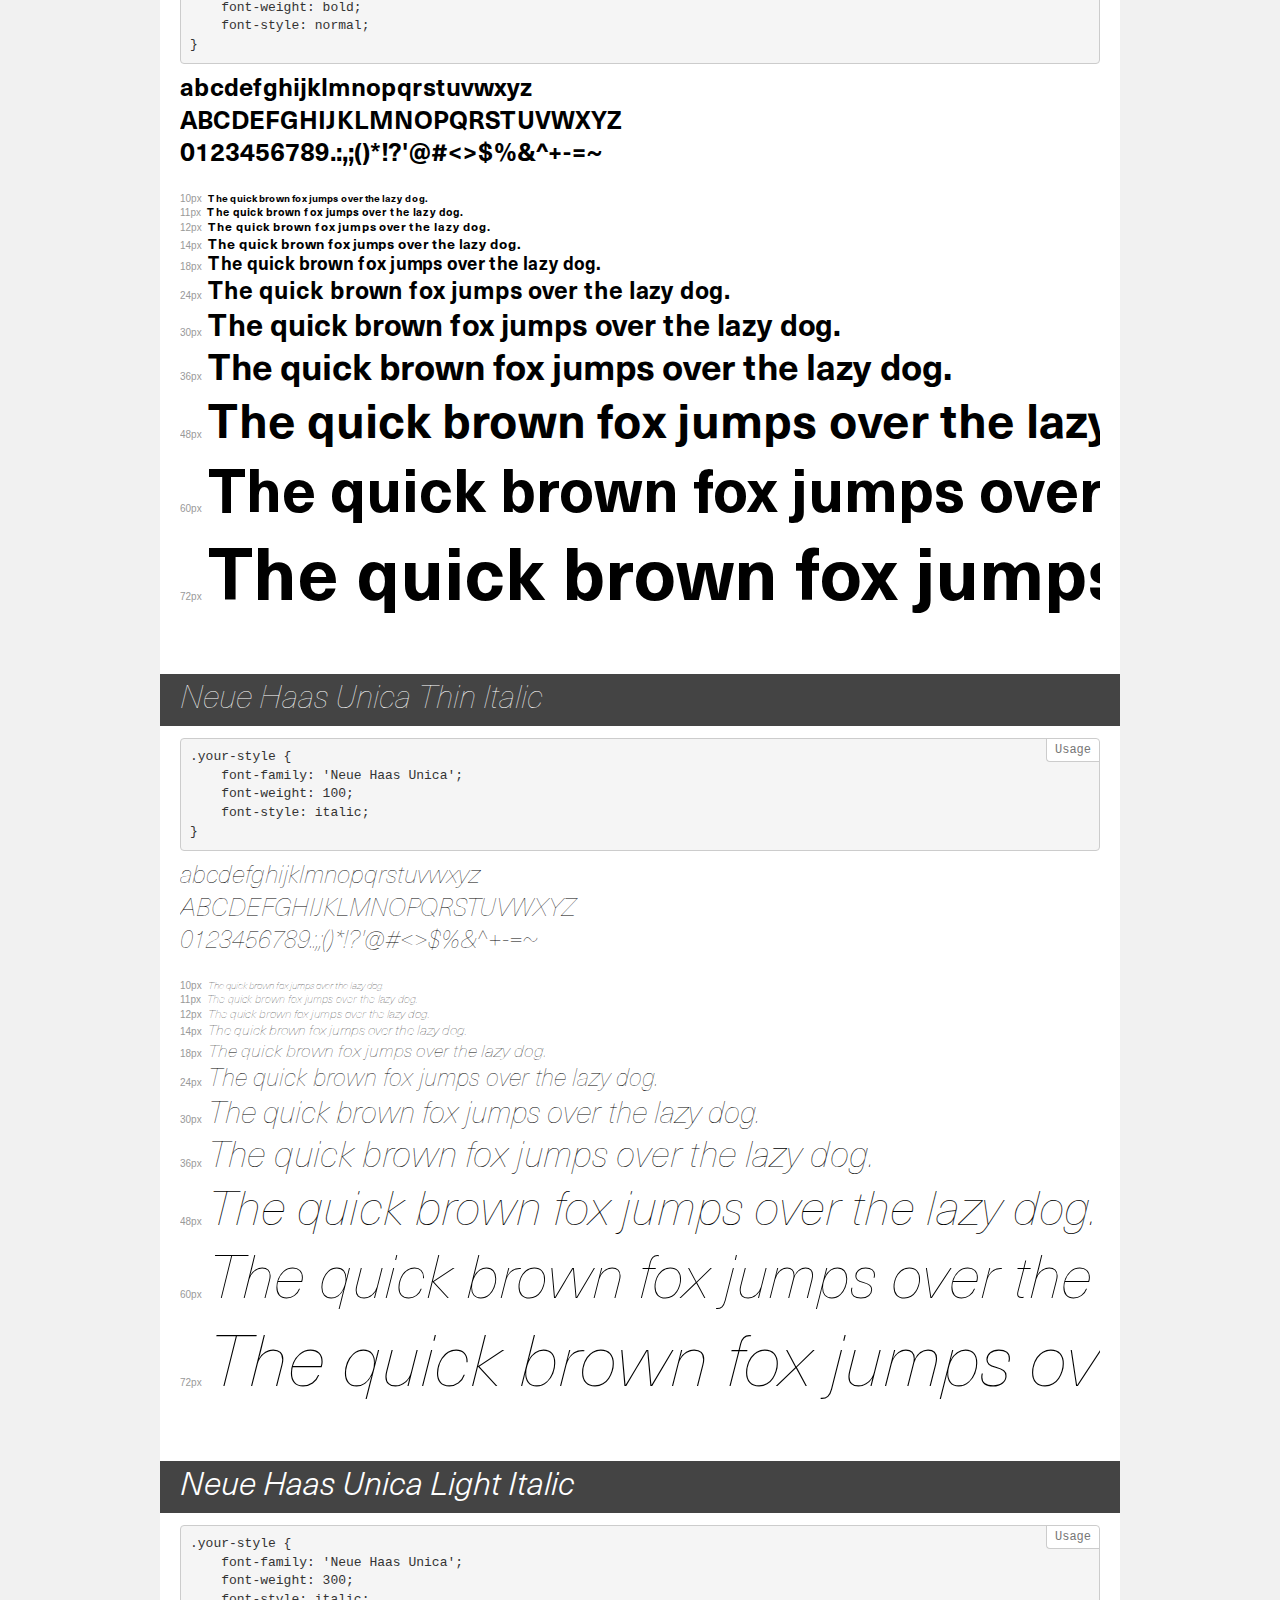
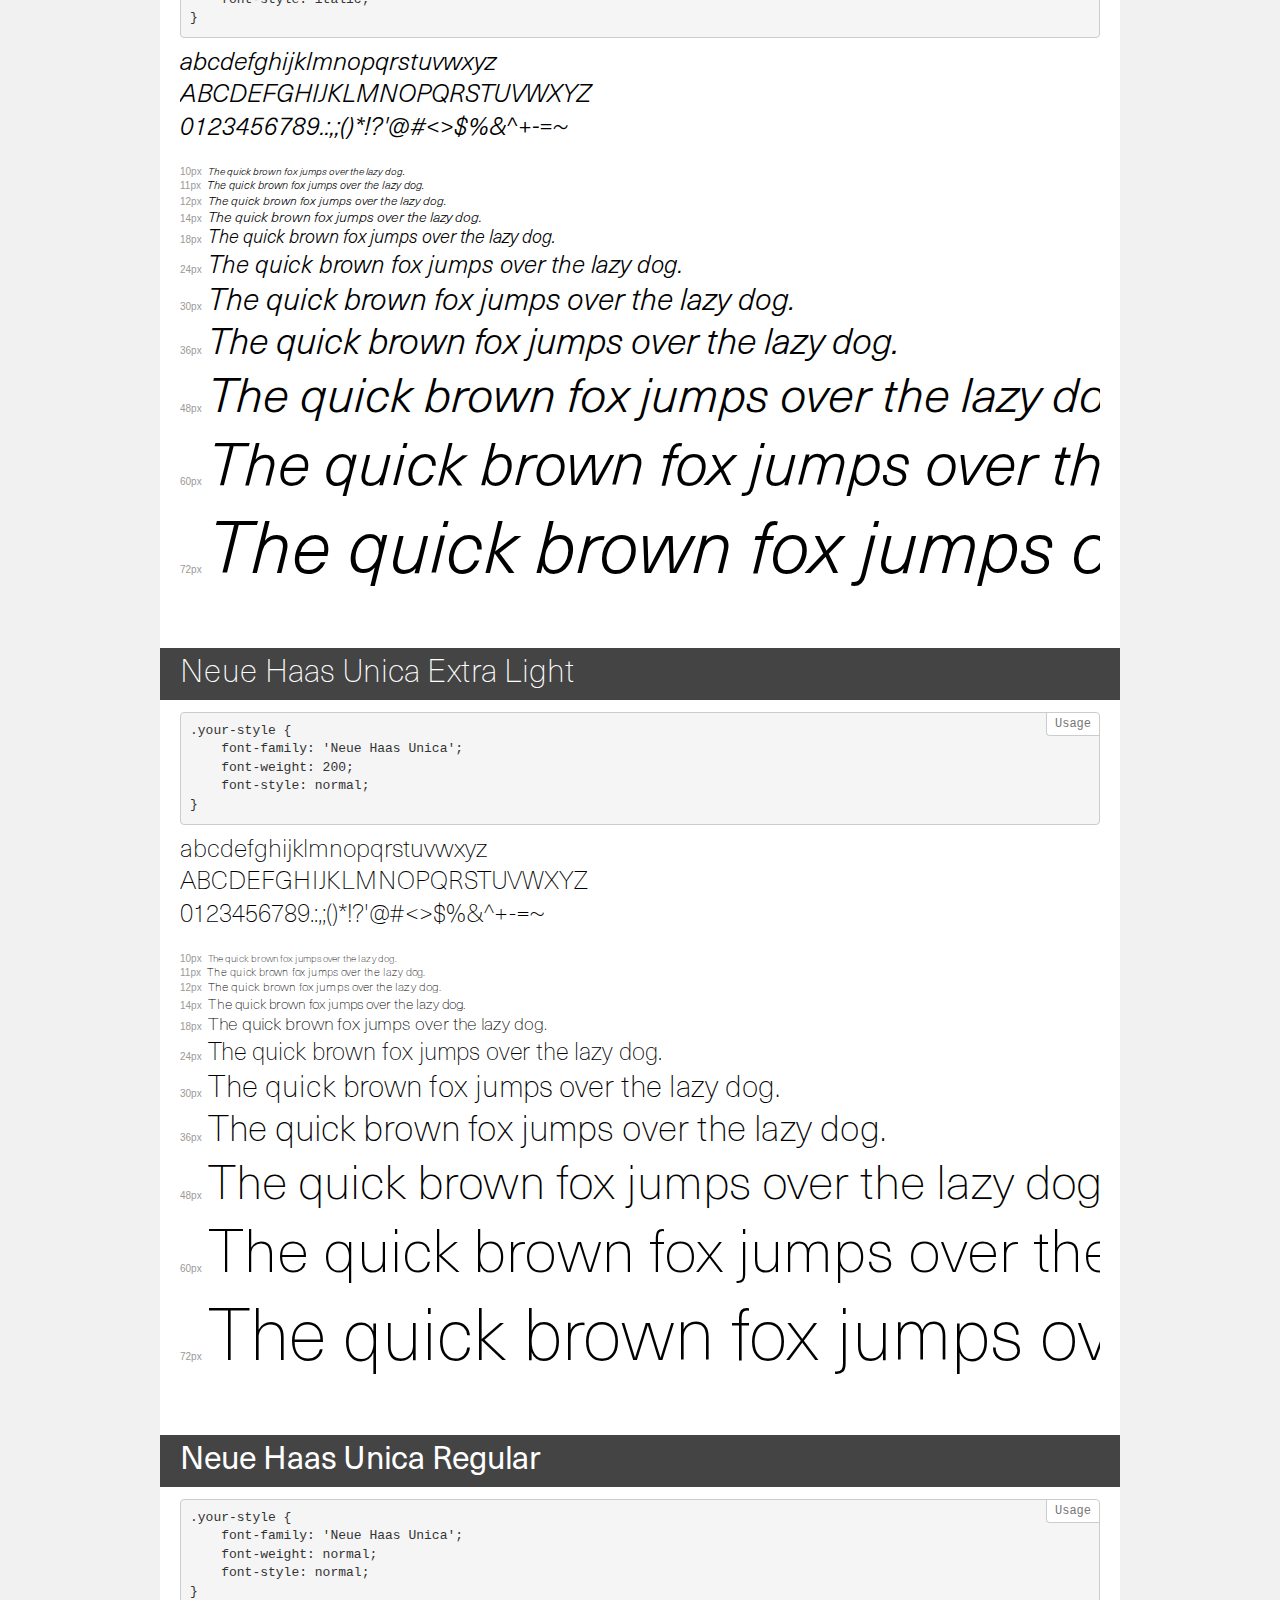
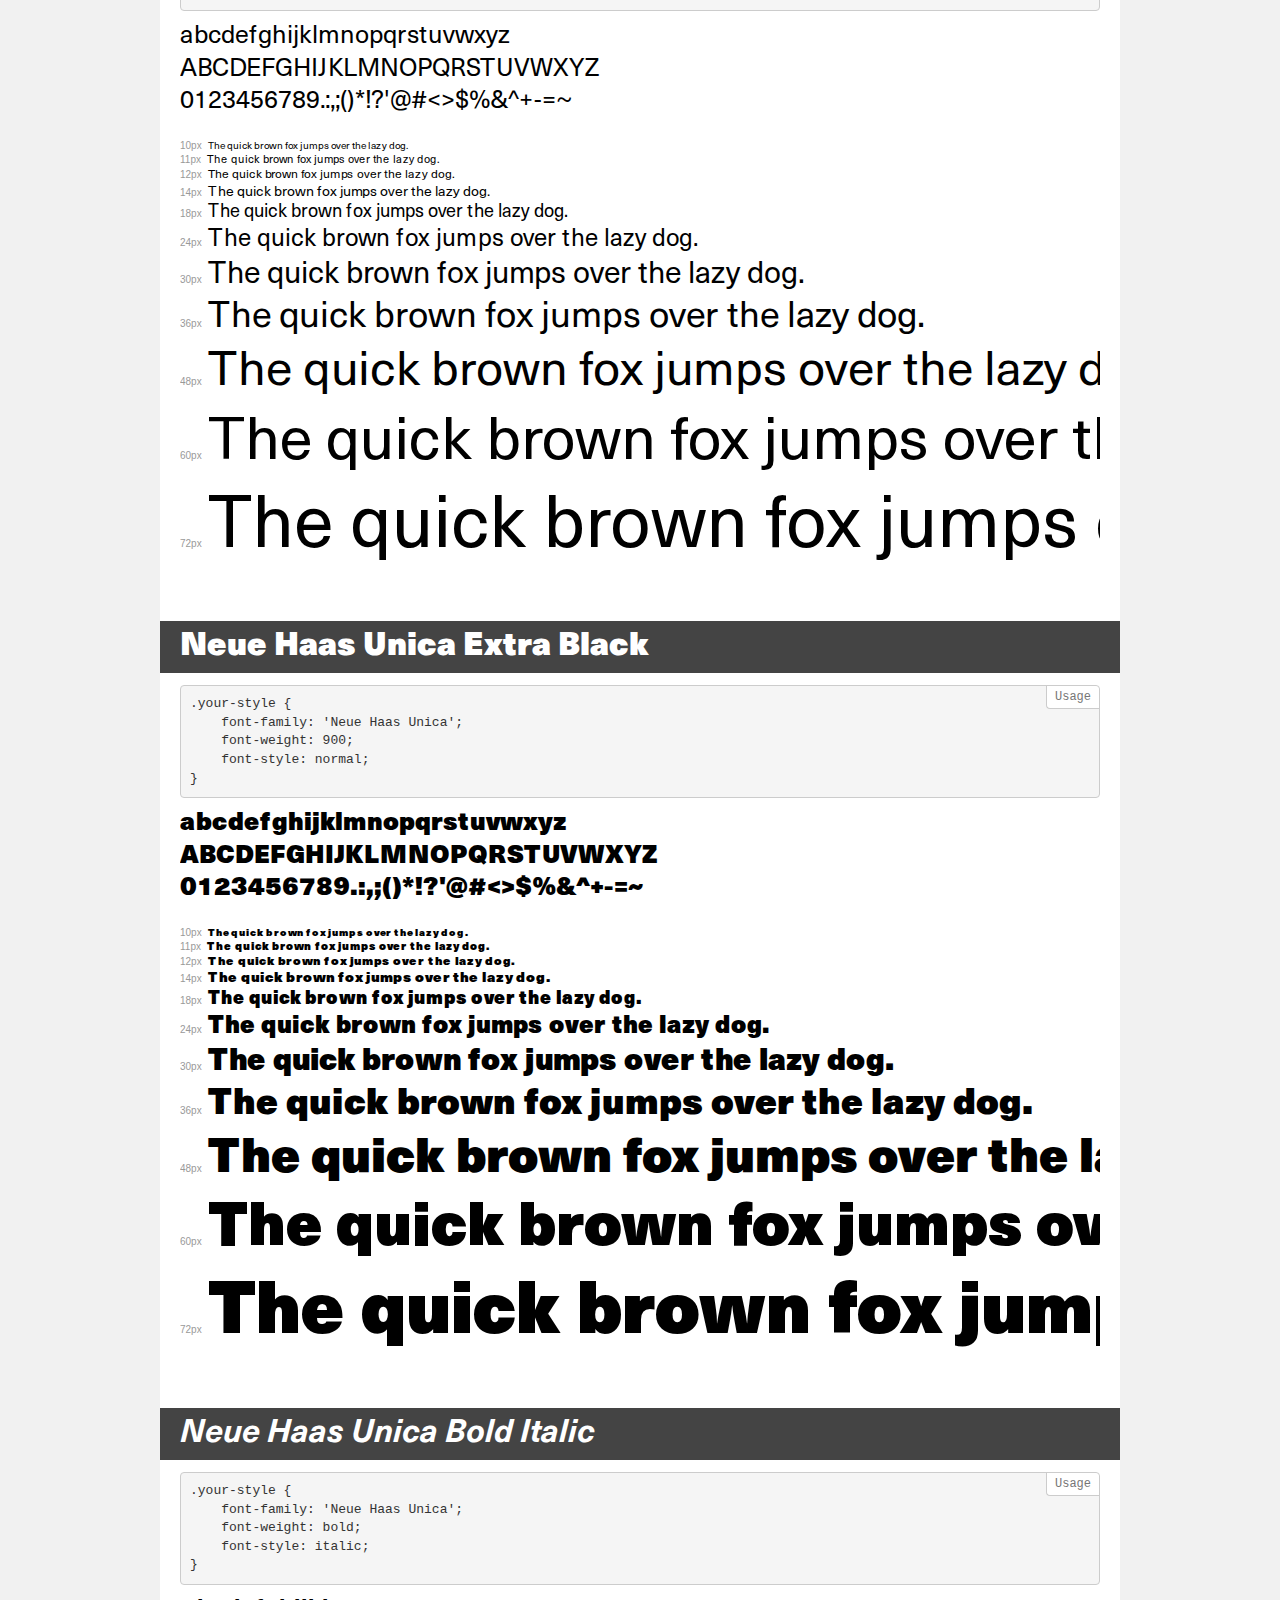
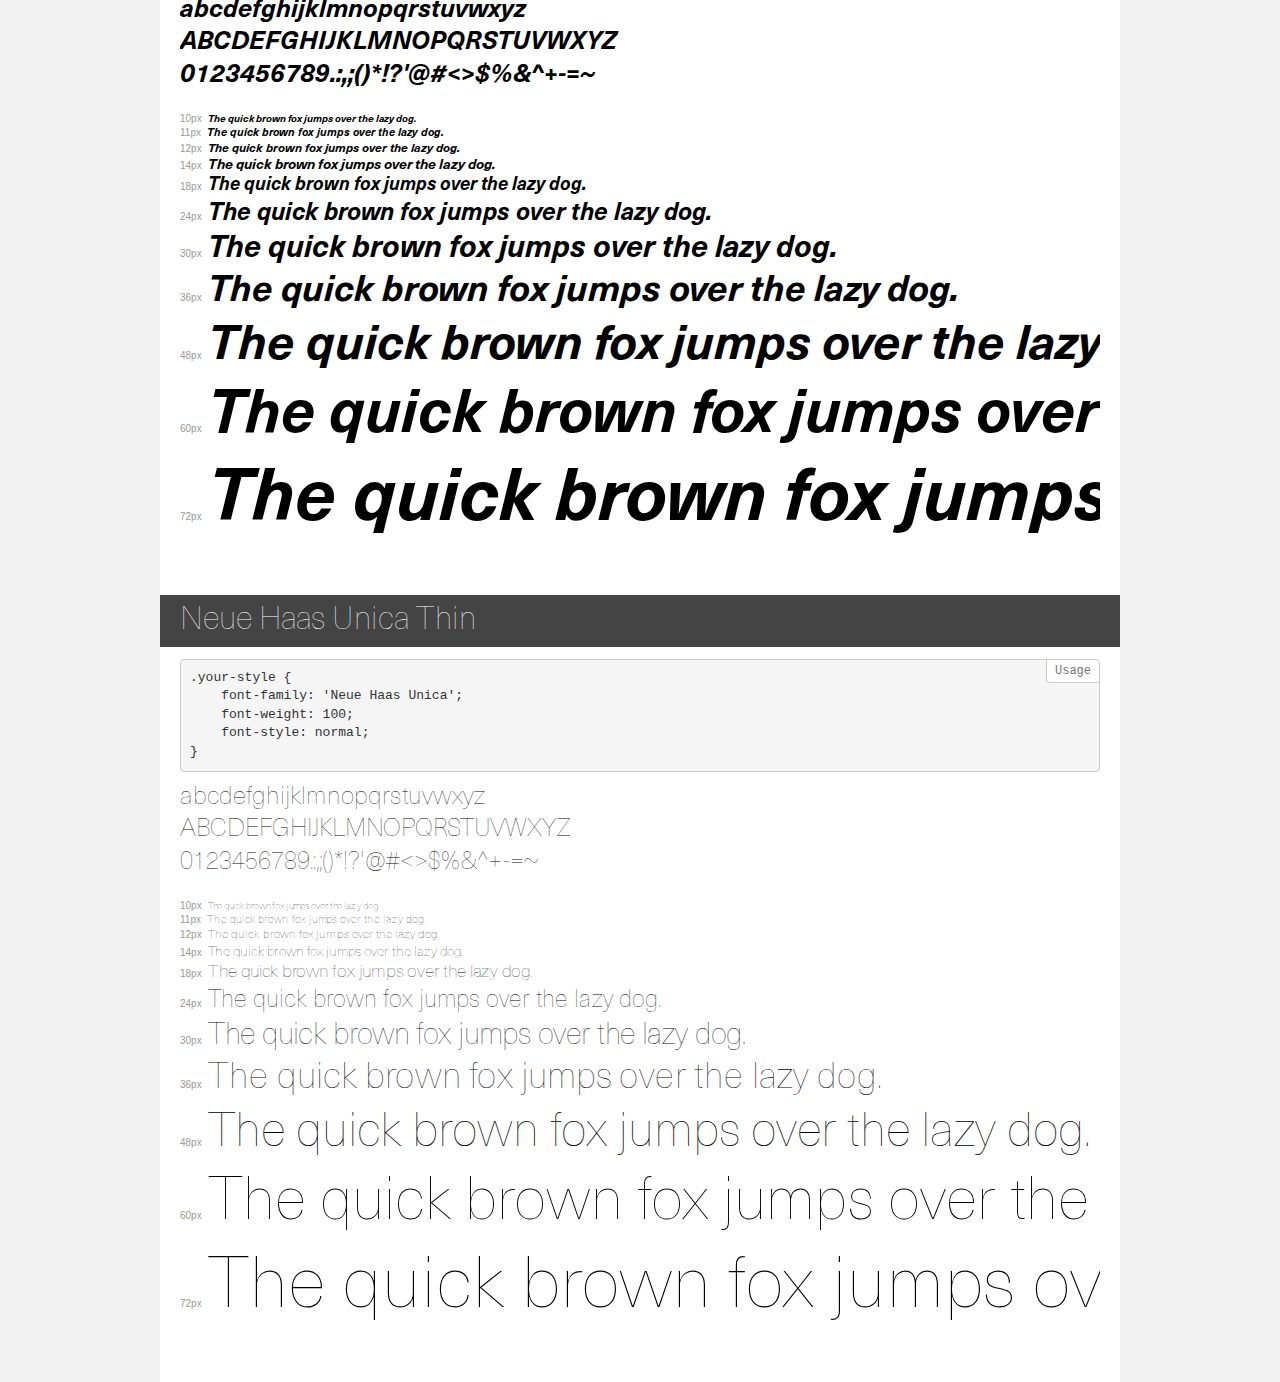
<file: fonts/NeueHaasUnica/demo.html>
<!DOCTYPE html>
<html>
<head>
    <meta charset="utf-8">
    <meta http-equiv="X-UA-Compatible" content="IE=edge">
    <meta name="viewport" content="width=device-width, initial-scale=1">
    <meta name="robots" content="noindex, noarchive">
    <meta name="format-detection" content="telephone=no">
    <title>Transfonter demo</title>
    <link href="stylesheet.css" rel="stylesheet">
    <style>
        /*
        http://meyerweb.com/eric/tools/css/reset/
        v2.0 | 20110126
        License: none (public domain)
        */
        html, body, div, span, applet, object, iframe,
        h1, h2, h3, h4, h5, h6, p, blockquote, pre,
        a, abbr, acronym, address, big, cite, code,
        del, dfn, em, img, ins, kbd, q, s, samp,
        small, strike, strong, sub, sup, tt, var,
        b, u, i, center,
        dl, dt, dd, ol, ul, li,
        fieldset, form, label, legend,
        table, caption, tbody, tfoot, thead, tr, th, td,
        article, aside, canvas, details, embed,
        figure, figcaption, footer, header, hgroup,
        menu, nav, output, ruby, section, summary,
        time, mark, audio, video {
            margin: 0;
            padding: 0;
            border: 0;
            font-size: 100%;
            font: inherit;
            vertical-align: baseline;
        }
        /* HTML5 display-role reset for older browsers */
        article, aside, details, figcaption, figure,
        footer, header, hgroup, menu, nav, section {
            display: block;
        }
        body {
            line-height: 1;
        }
        ol, ul {
            list-style: none;
        }
        blockquote, q {
            quotes: none;
        }
        blockquote:before, blockquote:after,
        q:before, q:after {
            content: '';
            content: none;
        }
        table {
            border-collapse: collapse;
            border-spacing: 0;
        }
        /* common styles */
        body {
            background: #f1f1f1;
            color: #000;
        }
        .page {
            background: #fff;
            width: 920px;
            margin: 0 auto;
            padding: 20px 20px 0 20px;
            overflow: hidden;
        }
        .font-container {
            overflow-x: auto;
            overflow-y: hidden;
            margin-bottom: 40px;
            line-height: 1.3;
            white-space: nowrap;
            padding-bottom: 5px;
        }
        h1 {
            position: relative;
            background: #444;
            font-size: 32px;
            color: #fff;
            padding: 10px 20px;
            margin: 0 -20px 12px -20px;
        }
        .letters {
            font-size: 25px;
            margin-bottom: 20px;
        }
        .s10:before {
            content: '10px';
        }
        .s11:before {
            content: '11px';
        }
        .s12:before {
            content: '12px';
        }
        .s14:before {
            content: '14px';
        }
        .s18:before {
            content: '18px';
        }
        .s24:before {
            content: '24px';
        }
        .s30:before {
            content: '30px';
        }
        .s36:before {
            content: '36px';
        }
        .s48:before {
            content: '48px';
        }
        .s60:before {
            content: '60px';
        }
        .s72:before {
            content: '72px';
        }
        .s10:before, .s11:before, .s12:before, .s14:before,
        .s18:before, .s24:before, .s30:before, .s36:before,
        .s48:before, .s60:before, .s72:before {
            font-family: Arial, sans-serif;
            font-size: 10px;
            font-weight: normal;
            font-style: normal;
            color: #999;
            padding-right: 6px;
        }
        pre {
            display: block;
            position: relative;
            padding: 9px;
            margin: 0 0 10px;
            font-family: Monaco, Menlo, Consolas, "Courier New", monospace !important;
            font-size: 13px;
            line-height: 1.428571429;
            color: #333;
            font-weight: normal !important;
            font-style: normal !important;
            background-color: #f5f5f5;
            border: 1px solid #ccc;
            overflow-x: auto;
            border-radius: 4px;
        }
        pre:after {
            display: block;
            position: absolute;
            right: 0;
            top: 0;
            content: 'Usage';
            line-height: 1;
            padding: 5px 8px;
            font-size: 12px;
            color: #767676;
            background-color: #fff;
            border: 1px solid #ccc;
            border-right: none;
            border-top: none;
            border-radius: 0 4px 0 4px;
            z-index: 10;
        }
        /* responsive */
        @media (max-width: 959px) {
            .page {
                width: auto;
                margin: 0;
            }
        }
    </style>
</head>
<body>
<div class="page">
    <div class="demo" style="font-family: 'Neue Haas Unica'; font-weight: 900; font-style: normal;">
        <h1>Neue Haas Unica Black</h1>
        <pre>.your-style {
    font-family: 'Neue Haas Unica';
    font-weight: 900;
    font-style: normal;
}</pre>
        <div class="font-container">
            <p class="letters">
                abcdefghijklmnopqrstuvwxyz<br>
ABCDEFGHIJKLMNOPQRSTUVWXYZ<br>
                0123456789.:,;()*!?'@#<>$%&^+-=~
            </p>
            <p class="s10" style="font-size: 10px;">The quick brown fox jumps over the lazy dog.</p>
            <p class="s11" style="font-size: 11px;">The quick brown fox jumps over the lazy dog.</p>
            <p class="s12" style="font-size: 12px;">The quick brown fox jumps over the lazy dog.</p>
            <p class="s14" style="font-size: 14px;">The quick brown fox jumps over the lazy dog.</p>
            <p class="s18" style="font-size: 18px;">The quick brown fox jumps over the lazy dog.</p>
            <p class="s24" style="font-size: 24px;">The quick brown fox jumps over the lazy dog.</p>
            <p class="s30" style="font-size: 30px;">The quick brown fox jumps over the lazy dog.</p>
            <p class="s36" style="font-size: 36px;">The quick brown fox jumps over the lazy dog.</p>
            <p class="s48" style="font-size: 48px;">The quick brown fox jumps over the lazy dog.</p>
            <p class="s60" style="font-size: 60px;">The quick brown fox jumps over the lazy dog.</p>
            <p class="s72" style="font-size: 72px;">The quick brown fox jumps over the lazy dog.</p>
        </div>
    </div>
    <div class="demo" style="font-family: 'Neue Haas Unica'; font-weight: 500; font-style: normal;">
        <h1>Neue Haas Unica Medium</h1>
        <pre>.your-style {
    font-family: 'Neue Haas Unica';
    font-weight: 500;
    font-style: normal;
}</pre>
        <div class="font-container">
            <p class="letters">
                abcdefghijklmnopqrstuvwxyz<br>
ABCDEFGHIJKLMNOPQRSTUVWXYZ<br>
                0123456789.:,;()*!?'@#<>$%&^+-=~
            </p>
            <p class="s10" style="font-size: 10px;">The quick brown fox jumps over the lazy dog.</p>
            <p class="s11" style="font-size: 11px;">The quick brown fox jumps over the lazy dog.</p>
            <p class="s12" style="font-size: 12px;">The quick brown fox jumps over the lazy dog.</p>
            <p class="s14" style="font-size: 14px;">The quick brown fox jumps over the lazy dog.</p>
            <p class="s18" style="font-size: 18px;">The quick brown fox jumps over the lazy dog.</p>
            <p class="s24" style="font-size: 24px;">The quick brown fox jumps over the lazy dog.</p>
            <p class="s30" style="font-size: 30px;">The quick brown fox jumps over the lazy dog.</p>
            <p class="s36" style="font-size: 36px;">The quick brown fox jumps over the lazy dog.</p>
            <p class="s48" style="font-size: 48px;">The quick brown fox jumps over the lazy dog.</p>
            <p class="s60" style="font-size: 60px;">The quick brown fox jumps over the lazy dog.</p>
            <p class="s72" style="font-size: 72px;">The quick brown fox jumps over the lazy dog.</p>
        </div>
    </div>
    <div class="demo" style="font-family: 'Neue Haas Unica'; font-weight: bold; font-style: italic;">
        <h1>Neue Haas Unica Bold Italic</h1>
        <pre>.your-style {
    font-family: 'Neue Haas Unica';
    font-weight: bold;
    font-style: italic;
}</pre>
        <div class="font-container">
            <p class="letters">
                abcdefghijklmnopqrstuvwxyz<br>
ABCDEFGHIJKLMNOPQRSTUVWXYZ<br>
                0123456789.:,;()*!?'@#<>$%&^+-=~
            </p>
            <p class="s10" style="font-size: 10px;">The quick brown fox jumps over the lazy dog.</p>
            <p class="s11" style="font-size: 11px;">The quick brown fox jumps over the lazy dog.</p>
            <p class="s12" style="font-size: 12px;">The quick brown fox jumps over the lazy dog.</p>
            <p class="s14" style="font-size: 14px;">The quick brown fox jumps over the lazy dog.</p>
            <p class="s18" style="font-size: 18px;">The quick brown fox jumps over the lazy dog.</p>
            <p class="s24" style="font-size: 24px;">The quick brown fox jumps over the lazy dog.</p>
            <p class="s30" style="font-size: 30px;">The quick brown fox jumps over the lazy dog.</p>
            <p class="s36" style="font-size: 36px;">The quick brown fox jumps over the lazy dog.</p>
            <p class="s48" style="font-size: 48px;">The quick brown fox jumps over the lazy dog.</p>
            <p class="s60" style="font-size: 60px;">The quick brown fox jumps over the lazy dog.</p>
            <p class="s72" style="font-size: 72px;">The quick brown fox jumps over the lazy dog.</p>
        </div>
    </div>
    <div class="demo" style="font-family: 'Neue Haas Unica'; font-weight: normal; font-style: italic;">
        <h1>Neue Haas Unica ExtBlk Ita</h1>
        <pre>.your-style {
    font-family: 'Neue Haas Unica';
    font-weight: normal;
    font-style: italic;
}</pre>
        <div class="font-container">
            <p class="letters">
                abcdefghijklmnopqrstuvwxyz<br>
ABCDEFGHIJKLMNOPQRSTUVWXYZ<br>
                0123456789.:,;()*!?'@#<>$%&^+-=~
            </p>
            <p class="s10" style="font-size: 10px;">The quick brown fox jumps over the lazy dog.</p>
            <p class="s11" style="font-size: 11px;">The quick brown fox jumps over the lazy dog.</p>
            <p class="s12" style="font-size: 12px;">The quick brown fox jumps over the lazy dog.</p>
            <p class="s14" style="font-size: 14px;">The quick brown fox jumps over the lazy dog.</p>
            <p class="s18" style="font-size: 18px;">The quick brown fox jumps over the lazy dog.</p>
            <p class="s24" style="font-size: 24px;">The quick brown fox jumps over the lazy dog.</p>
            <p class="s30" style="font-size: 30px;">The quick brown fox jumps over the lazy dog.</p>
            <p class="s36" style="font-size: 36px;">The quick brown fox jumps over the lazy dog.</p>
            <p class="s48" style="font-size: 48px;">The quick brown fox jumps over the lazy dog.</p>
            <p class="s60" style="font-size: 60px;">The quick brown fox jumps over the lazy dog.</p>
            <p class="s72" style="font-size: 72px;">The quick brown fox jumps over the lazy dog.</p>
        </div>
    </div>
    <div class="demo" style="font-family: 'Neue Haas Unica'; font-weight: 800; font-style: normal;">
        <h1>Neue Haas Unica Extra Bold</h1>
        <pre>.your-style {
    font-family: 'Neue Haas Unica';
    font-weight: 800;
    font-style: normal;
}</pre>
        <div class="font-container">
            <p class="letters">
                abcdefghijklmnopqrstuvwxyz<br>
ABCDEFGHIJKLMNOPQRSTUVWXYZ<br>
                0123456789.:,;()*!?'@#<>$%&^+-=~
            </p>
            <p class="s10" style="font-size: 10px;">The quick brown fox jumps over the lazy dog.</p>
            <p class="s11" style="font-size: 11px;">The quick brown fox jumps over the lazy dog.</p>
            <p class="s12" style="font-size: 12px;">The quick brown fox jumps over the lazy dog.</p>
            <p class="s14" style="font-size: 14px;">The quick brown fox jumps over the lazy dog.</p>
            <p class="s18" style="font-size: 18px;">The quick brown fox jumps over the lazy dog.</p>
            <p class="s24" style="font-size: 24px;">The quick brown fox jumps over the lazy dog.</p>
            <p class="s30" style="font-size: 30px;">The quick brown fox jumps over the lazy dog.</p>
            <p class="s36" style="font-size: 36px;">The quick brown fox jumps over the lazy dog.</p>
            <p class="s48" style="font-size: 48px;">The quick brown fox jumps over the lazy dog.</p>
            <p class="s60" style="font-size: 60px;">The quick brown fox jumps over the lazy dog.</p>
            <p class="s72" style="font-size: 72px;">The quick brown fox jumps over the lazy dog.</p>
        </div>
    </div>
    <div class="demo" style="font-family: 'Neue Haas Unica'; font-weight: 500; font-style: italic;">
        <h1>Neue Haas Unica Medium Italic</h1>
        <pre>.your-style {
    font-family: 'Neue Haas Unica';
    font-weight: 500;
    font-style: italic;
}</pre>
        <div class="font-container">
            <p class="letters">
                abcdefghijklmnopqrstuvwxyz<br>
ABCDEFGHIJKLMNOPQRSTUVWXYZ<br>
                0123456789.:,;()*!?'@#<>$%&^+-=~
            </p>
            <p class="s10" style="font-size: 10px;">The quick brown fox jumps over the lazy dog.</p>
            <p class="s11" style="font-size: 11px;">The quick brown fox jumps over the lazy dog.</p>
            <p class="s12" style="font-size: 12px;">The quick brown fox jumps over the lazy dog.</p>
            <p class="s14" style="font-size: 14px;">The quick brown fox jumps over the lazy dog.</p>
            <p class="s18" style="font-size: 18px;">The quick brown fox jumps over the lazy dog.</p>
            <p class="s24" style="font-size: 24px;">The quick brown fox jumps over the lazy dog.</p>
            <p class="s30" style="font-size: 30px;">The quick brown fox jumps over the lazy dog.</p>
            <p class="s36" style="font-size: 36px;">The quick brown fox jumps over the lazy dog.</p>
            <p class="s48" style="font-size: 48px;">The quick brown fox jumps over the lazy dog.</p>
            <p class="s60" style="font-size: 60px;">The quick brown fox jumps over the lazy dog.</p>
            <p class="s72" style="font-size: 72px;">The quick brown fox jumps over the lazy dog.</p>
        </div>
    </div>
    <div class="demo" style="font-family: 'Neue Haas Unica'; font-weight: 800; font-style: italic;">
        <h1>Neue Haas Unica ExtBd Ita</h1>
        <pre>.your-style {
    font-family: 'Neue Haas Unica';
    font-weight: 800;
    font-style: italic;
}</pre>
        <div class="font-container">
            <p class="letters">
                abcdefghijklmnopqrstuvwxyz<br>
ABCDEFGHIJKLMNOPQRSTUVWXYZ<br>
                0123456789.:,;()*!?'@#<>$%&^+-=~
            </p>
            <p class="s10" style="font-size: 10px;">The quick brown fox jumps over the lazy dog.</p>
            <p class="s11" style="font-size: 11px;">The quick brown fox jumps over the lazy dog.</p>
            <p class="s12" style="font-size: 12px;">The quick brown fox jumps over the lazy dog.</p>
            <p class="s14" style="font-size: 14px;">The quick brown fox jumps over the lazy dog.</p>
            <p class="s18" style="font-size: 18px;">The quick brown fox jumps over the lazy dog.</p>
            <p class="s24" style="font-size: 24px;">The quick brown fox jumps over the lazy dog.</p>
            <p class="s30" style="font-size: 30px;">The quick brown fox jumps over the lazy dog.</p>
            <p class="s36" style="font-size: 36px;">The quick brown fox jumps over the lazy dog.</p>
            <p class="s48" style="font-size: 48px;">The quick brown fox jumps over the lazy dog.</p>
            <p class="s60" style="font-size: 60px;">The quick brown fox jumps over the lazy dog.</p>
            <p class="s72" style="font-size: 72px;">The quick brown fox jumps over the lazy dog.</p>
        </div>
    </div>
    <div class="demo" style="font-family: 'Neue Haas Unica'; font-weight: normal; font-style: italic;">
        <h1>Neue Haas Unica Italic</h1>
        <pre>.your-style {
    font-family: 'Neue Haas Unica';
    font-weight: normal;
    font-style: italic;
}</pre>
        <div class="font-container">
            <p class="letters">
                abcdefghijklmnopqrstuvwxyz<br>
ABCDEFGHIJKLMNOPQRSTUVWXYZ<br>
                0123456789.:,;()*!?'@#<>$%&^+-=~
            </p>
            <p class="s10" style="font-size: 10px;">The quick brown fox jumps over the lazy dog.</p>
            <p class="s11" style="font-size: 11px;">The quick brown fox jumps over the lazy dog.</p>
            <p class="s12" style="font-size: 12px;">The quick brown fox jumps over the lazy dog.</p>
            <p class="s14" style="font-size: 14px;">The quick brown fox jumps over the lazy dog.</p>
            <p class="s18" style="font-size: 18px;">The quick brown fox jumps over the lazy dog.</p>
            <p class="s24" style="font-size: 24px;">The quick brown fox jumps over the lazy dog.</p>
            <p class="s30" style="font-size: 30px;">The quick brown fox jumps over the lazy dog.</p>
            <p class="s36" style="font-size: 36px;">The quick brown fox jumps over the lazy dog.</p>
            <p class="s48" style="font-size: 48px;">The quick brown fox jumps over the lazy dog.</p>
            <p class="s60" style="font-size: 60px;">The quick brown fox jumps over the lazy dog.</p>
            <p class="s72" style="font-size: 72px;">The quick brown fox jumps over the lazy dog.</p>
        </div>
    </div>
    <div class="demo" style="font-family: 'Neue Haas Unica'; font-weight: 300; font-style: normal;">
        <h1>Neue Haas Unica Light</h1>
        <pre>.your-style {
    font-family: 'Neue Haas Unica';
    font-weight: 300;
    font-style: normal;
}</pre>
        <div class="font-container">
            <p class="letters">
                abcdefghijklmnopqrstuvwxyz<br>
ABCDEFGHIJKLMNOPQRSTUVWXYZ<br>
                0123456789.:,;()*!?'@#<>$%&^+-=~
            </p>
            <p class="s10" style="font-size: 10px;">The quick brown fox jumps over the lazy dog.</p>
            <p class="s11" style="font-size: 11px;">The quick brown fox jumps over the lazy dog.</p>
            <p class="s12" style="font-size: 12px;">The quick brown fox jumps over the lazy dog.</p>
            <p class="s14" style="font-size: 14px;">The quick brown fox jumps over the lazy dog.</p>
            <p class="s18" style="font-size: 18px;">The quick brown fox jumps over the lazy dog.</p>
            <p class="s24" style="font-size: 24px;">The quick brown fox jumps over the lazy dog.</p>
            <p class="s30" style="font-size: 30px;">The quick brown fox jumps over the lazy dog.</p>
            <p class="s36" style="font-size: 36px;">The quick brown fox jumps over the lazy dog.</p>
            <p class="s48" style="font-size: 48px;">The quick brown fox jumps over the lazy dog.</p>
            <p class="s60" style="font-size: 60px;">The quick brown fox jumps over the lazy dog.</p>
            <p class="s72" style="font-size: 72px;">The quick brown fox jumps over the lazy dog.</p>
        </div>
    </div>
    <div class="demo" style="font-family: 'Neue Haas Unica'; font-weight: normal; font-style: italic;">
        <h1>Neue Haas Unica ExtLt Ita</h1>
        <pre>.your-style {
    font-family: 'Neue Haas Unica';
    font-weight: normal;
    font-style: italic;
}</pre>
        <div class="font-container">
            <p class="letters">
                abcdefghijklmnopqrstuvwxyz<br>
ABCDEFGHIJKLMNOPQRSTUVWXYZ<br>
                0123456789.:,;()*!?'@#<>$%&^+-=~
            </p>
            <p class="s10" style="font-size: 10px;">The quick brown fox jumps over the lazy dog.</p>
            <p class="s11" style="font-size: 11px;">The quick brown fox jumps over the lazy dog.</p>
            <p class="s12" style="font-size: 12px;">The quick brown fox jumps over the lazy dog.</p>
            <p class="s14" style="font-size: 14px;">The quick brown fox jumps over the lazy dog.</p>
            <p class="s18" style="font-size: 18px;">The quick brown fox jumps over the lazy dog.</p>
            <p class="s24" style="font-size: 24px;">The quick brown fox jumps over the lazy dog.</p>
            <p class="s30" style="font-size: 30px;">The quick brown fox jumps over the lazy dog.</p>
            <p class="s36" style="font-size: 36px;">The quick brown fox jumps over the lazy dog.</p>
            <p class="s48" style="font-size: 48px;">The quick brown fox jumps over the lazy dog.</p>
            <p class="s60" style="font-size: 60px;">The quick brown fox jumps over the lazy dog.</p>
            <p class="s72" style="font-size: 72px;">The quick brown fox jumps over the lazy dog.</p>
        </div>
    </div>
    <div class="demo" style="font-family: 'Neue Haas Unica'; font-weight: bold; font-style: normal;">
        <h1>Neue Haas Unica Bold</h1>
        <pre>.your-style {
    font-family: 'Neue Haas Unica';
    font-weight: bold;
    font-style: normal;
}</pre>
        <div class="font-container">
            <p class="letters">
                abcdefghijklmnopqrstuvwxyz<br>
ABCDEFGHIJKLMNOPQRSTUVWXYZ<br>
                0123456789.:,;()*!?'@#<>$%&^+-=~
            </p>
            <p class="s10" style="font-size: 10px;">The quick brown fox jumps over the lazy dog.</p>
            <p class="s11" style="font-size: 11px;">The quick brown fox jumps over the lazy dog.</p>
            <p class="s12" style="font-size: 12px;">The quick brown fox jumps over the lazy dog.</p>
            <p class="s14" style="font-size: 14px;">The quick brown fox jumps over the lazy dog.</p>
            <p class="s18" style="font-size: 18px;">The quick brown fox jumps over the lazy dog.</p>
            <p class="s24" style="font-size: 24px;">The quick brown fox jumps over the lazy dog.</p>
            <p class="s30" style="font-size: 30px;">The quick brown fox jumps over the lazy dog.</p>
            <p class="s36" style="font-size: 36px;">The quick brown fox jumps over the lazy dog.</p>
            <p class="s48" style="font-size: 48px;">The quick brown fox jumps over the lazy dog.</p>
            <p class="s60" style="font-size: 60px;">The quick brown fox jumps over the lazy dog.</p>
            <p class="s72" style="font-size: 72px;">The quick brown fox jumps over the lazy dog.</p>
        </div>
    </div>
    <div class="demo" style="font-family: 'Neue Haas Unica'; font-weight: 100; font-style: italic;">
        <h1>Neue Haas Unica Thin Italic</h1>
        <pre>.your-style {
    font-family: 'Neue Haas Unica';
    font-weight: 100;
    font-style: italic;
}</pre>
        <div class="font-container">
            <p class="letters">
                abcdefghijklmnopqrstuvwxyz<br>
ABCDEFGHIJKLMNOPQRSTUVWXYZ<br>
                0123456789.:,;()*!?'@#<>$%&^+-=~
            </p>
            <p class="s10" style="font-size: 10px;">The quick brown fox jumps over the lazy dog.</p>
            <p class="s11" style="font-size: 11px;">The quick brown fox jumps over the lazy dog.</p>
            <p class="s12" style="font-size: 12px;">The quick brown fox jumps over the lazy dog.</p>
            <p class="s14" style="font-size: 14px;">The quick brown fox jumps over the lazy dog.</p>
            <p class="s18" style="font-size: 18px;">The quick brown fox jumps over the lazy dog.</p>
            <p class="s24" style="font-size: 24px;">The quick brown fox jumps over the lazy dog.</p>
            <p class="s30" style="font-size: 30px;">The quick brown fox jumps over the lazy dog.</p>
            <p class="s36" style="font-size: 36px;">The quick brown fox jumps over the lazy dog.</p>
            <p class="s48" style="font-size: 48px;">The quick brown fox jumps over the lazy dog.</p>
            <p class="s60" style="font-size: 60px;">The quick brown fox jumps over the lazy dog.</p>
            <p class="s72" style="font-size: 72px;">The quick brown fox jumps over the lazy dog.</p>
        </div>
    </div>
    <div class="demo" style="font-family: 'Neue Haas Unica'; font-weight: 300; font-style: italic;">
        <h1>Neue Haas Unica Light Italic</h1>
        <pre>.your-style {
    font-family: 'Neue Haas Unica';
    font-weight: 300;
    font-style: italic;
}</pre>
        <div class="font-container">
            <p class="letters">
                abcdefghijklmnopqrstuvwxyz<br>
ABCDEFGHIJKLMNOPQRSTUVWXYZ<br>
                0123456789.:,;()*!?'@#<>$%&^+-=~
            </p>
            <p class="s10" style="font-size: 10px;">The quick brown fox jumps over the lazy dog.</p>
            <p class="s11" style="font-size: 11px;">The quick brown fox jumps over the lazy dog.</p>
            <p class="s12" style="font-size: 12px;">The quick brown fox jumps over the lazy dog.</p>
            <p class="s14" style="font-size: 14px;">The quick brown fox jumps over the lazy dog.</p>
            <p class="s18" style="font-size: 18px;">The quick brown fox jumps over the lazy dog.</p>
            <p class="s24" style="font-size: 24px;">The quick brown fox jumps over the lazy dog.</p>
            <p class="s30" style="font-size: 30px;">The quick brown fox jumps over the lazy dog.</p>
            <p class="s36" style="font-size: 36px;">The quick brown fox jumps over the lazy dog.</p>
            <p class="s48" style="font-size: 48px;">The quick brown fox jumps over the lazy dog.</p>
            <p class="s60" style="font-size: 60px;">The quick brown fox jumps over the lazy dog.</p>
            <p class="s72" style="font-size: 72px;">The quick brown fox jumps over the lazy dog.</p>
        </div>
    </div>
    <div class="demo" style="font-family: 'Neue Haas Unica'; font-weight: 200; font-style: normal;">
        <h1>Neue Haas Unica Extra Light</h1>
        <pre>.your-style {
    font-family: 'Neue Haas Unica';
    font-weight: 200;
    font-style: normal;
}</pre>
        <div class="font-container">
            <p class="letters">
                abcdefghijklmnopqrstuvwxyz<br>
ABCDEFGHIJKLMNOPQRSTUVWXYZ<br>
                0123456789.:,;()*!?'@#<>$%&^+-=~
            </p>
            <p class="s10" style="font-size: 10px;">The quick brown fox jumps over the lazy dog.</p>
            <p class="s11" style="font-size: 11px;">The quick brown fox jumps over the lazy dog.</p>
            <p class="s12" style="font-size: 12px;">The quick brown fox jumps over the lazy dog.</p>
            <p class="s14" style="font-size: 14px;">The quick brown fox jumps over the lazy dog.</p>
            <p class="s18" style="font-size: 18px;">The quick brown fox jumps over the lazy dog.</p>
            <p class="s24" style="font-size: 24px;">The quick brown fox jumps over the lazy dog.</p>
            <p class="s30" style="font-size: 30px;">The quick brown fox jumps over the lazy dog.</p>
            <p class="s36" style="font-size: 36px;">The quick brown fox jumps over the lazy dog.</p>
            <p class="s48" style="font-size: 48px;">The quick brown fox jumps over the lazy dog.</p>
            <p class="s60" style="font-size: 60px;">The quick brown fox jumps over the lazy dog.</p>
            <p class="s72" style="font-size: 72px;">The quick brown fox jumps over the lazy dog.</p>
        </div>
    </div>
    <div class="demo" style="font-family: 'Neue Haas Unica'; font-weight: normal; font-style: normal;">
        <h1>Neue Haas Unica Regular</h1>
        <pre>.your-style {
    font-family: 'Neue Haas Unica';
    font-weight: normal;
    font-style: normal;
}</pre>
        <div class="font-container">
            <p class="letters">
                abcdefghijklmnopqrstuvwxyz<br>
ABCDEFGHIJKLMNOPQRSTUVWXYZ<br>
                0123456789.:,;()*!?'@#<>$%&^+-=~
            </p>
            <p class="s10" style="font-size: 10px;">The quick brown fox jumps over the lazy dog.</p>
            <p class="s11" style="font-size: 11px;">The quick brown fox jumps over the lazy dog.</p>
            <p class="s12" style="font-size: 12px;">The quick brown fox jumps over the lazy dog.</p>
            <p class="s14" style="font-size: 14px;">The quick brown fox jumps over the lazy dog.</p>
            <p class="s18" style="font-size: 18px;">The quick brown fox jumps over the lazy dog.</p>
            <p class="s24" style="font-size: 24px;">The quick brown fox jumps over the lazy dog.</p>
            <p class="s30" style="font-size: 30px;">The quick brown fox jumps over the lazy dog.</p>
            <p class="s36" style="font-size: 36px;">The quick brown fox jumps over the lazy dog.</p>
            <p class="s48" style="font-size: 48px;">The quick brown fox jumps over the lazy dog.</p>
            <p class="s60" style="font-size: 60px;">The quick brown fox jumps over the lazy dog.</p>
            <p class="s72" style="font-size: 72px;">The quick brown fox jumps over the lazy dog.</p>
        </div>
    </div>
    <div class="demo" style="font-family: 'Neue Haas Unica'; font-weight: 900; font-style: normal;">
        <h1>Neue Haas Unica Extra Black</h1>
        <pre>.your-style {
    font-family: 'Neue Haas Unica';
    font-weight: 900;
    font-style: normal;
}</pre>
        <div class="font-container">
            <p class="letters">
                abcdefghijklmnopqrstuvwxyz<br>
ABCDEFGHIJKLMNOPQRSTUVWXYZ<br>
                0123456789.:,;()*!?'@#<>$%&^+-=~
            </p>
            <p class="s10" style="font-size: 10px;">The quick brown fox jumps over the lazy dog.</p>
            <p class="s11" style="font-size: 11px;">The quick brown fox jumps over the lazy dog.</p>
            <p class="s12" style="font-size: 12px;">The quick brown fox jumps over the lazy dog.</p>
            <p class="s14" style="font-size: 14px;">The quick brown fox jumps over the lazy dog.</p>
            <p class="s18" style="font-size: 18px;">The quick brown fox jumps over the lazy dog.</p>
            <p class="s24" style="font-size: 24px;">The quick brown fox jumps over the lazy dog.</p>
            <p class="s30" style="font-size: 30px;">The quick brown fox jumps over the lazy dog.</p>
            <p class="s36" style="font-size: 36px;">The quick brown fox jumps over the lazy dog.</p>
            <p class="s48" style="font-size: 48px;">The quick brown fox jumps over the lazy dog.</p>
            <p class="s60" style="font-size: 60px;">The quick brown fox jumps over the lazy dog.</p>
            <p class="s72" style="font-size: 72px;">The quick brown fox jumps over the lazy dog.</p>
        </div>
    </div>
    <div class="demo" style="font-family: 'Neue Haas Unica'; font-weight: bold; font-style: italic;">
        <h1>Neue Haas Unica Bold Italic</h1>
        <pre>.your-style {
    font-family: 'Neue Haas Unica';
    font-weight: bold;
    font-style: italic;
}</pre>
        <div class="font-container">
            <p class="letters">
                abcdefghijklmnopqrstuvwxyz<br>
ABCDEFGHIJKLMNOPQRSTUVWXYZ<br>
                0123456789.:,;()*!?'@#<>$%&^+-=~
            </p>
            <p class="s10" style="font-size: 10px;">The quick brown fox jumps over the lazy dog.</p>
            <p class="s11" style="font-size: 11px;">The quick brown fox jumps over the lazy dog.</p>
            <p class="s12" style="font-size: 12px;">The quick brown fox jumps over the lazy dog.</p>
            <p class="s14" style="font-size: 14px;">The quick brown fox jumps over the lazy dog.</p>
            <p class="s18" style="font-size: 18px;">The quick brown fox jumps over the lazy dog.</p>
            <p class="s24" style="font-size: 24px;">The quick brown fox jumps over the lazy dog.</p>
            <p class="s30" style="font-size: 30px;">The quick brown fox jumps over the lazy dog.</p>
            <p class="s36" style="font-size: 36px;">The quick brown fox jumps over the lazy dog.</p>
            <p class="s48" style="font-size: 48px;">The quick brown fox jumps over the lazy dog.</p>
            <p class="s60" style="font-size: 60px;">The quick brown fox jumps over the lazy dog.</p>
            <p class="s72" style="font-size: 72px;">The quick brown fox jumps over the lazy dog.</p>
        </div>
    </div>
    <div class="demo" style="font-family: 'Neue Haas Unica'; font-weight: 100; font-style: normal;">
        <h1>Neue Haas Unica Thin</h1>
        <pre>.your-style {
    font-family: 'Neue Haas Unica';
    font-weight: 100;
    font-style: normal;
}</pre>
        <div class="font-container">
            <p class="letters">
                abcdefghijklmnopqrstuvwxyz<br>
ABCDEFGHIJKLMNOPQRSTUVWXYZ<br>
                0123456789.:,;()*!?'@#<>$%&^+-=~
            </p>
            <p class="s10" style="font-size: 10px;">The quick brown fox jumps over the lazy dog.</p>
            <p class="s11" style="font-size: 11px;">The quick brown fox jumps over the lazy dog.</p>
            <p class="s12" style="font-size: 12px;">The quick brown fox jumps over the lazy dog.</p>
            <p class="s14" style="font-size: 14px;">The quick brown fox jumps over the lazy dog.</p>
            <p class="s18" style="font-size: 18px;">The quick brown fox jumps over the lazy dog.</p>
            <p class="s24" style="font-size: 24px;">The quick brown fox jumps over the lazy dog.</p>
            <p class="s30" style="font-size: 30px;">The quick brown fox jumps over the lazy dog.</p>
            <p class="s36" style="font-size: 36px;">The quick brown fox jumps over the lazy dog.</p>
            <p class="s48" style="font-size: 48px;">The quick brown fox jumps over the lazy dog.</p>
            <p class="s60" style="font-size: 60px;">The quick brown fox jumps over the lazy dog.</p>
            <p class="s72" style="font-size: 72px;">The quick brown fox jumps over the lazy dog.</p>
        </div>
    </div>
</div>
</body>
</html>
</file>
<file: style.css>
@font-face {
  font-family: 'Cramaten'; /* по этому имени мы будем обращаться к шрифтц*/
  src: url('fonts/Cramaten'); /* URL по которому лежит шрифт */
  font-display: swap;
}

@font-face {
  font-family: 'Neue Haas Unica'; /* по этому имени мы будем обращаться к шрифтц*/
  src: url('fonts/NeueHaasUnica'); /* URL по которому лежит шрифт */
  font-display: swap;
}

* {
  margin: 0;
  padding: 0;

}

body {
  background-color: #000000;
  font-family: 'Cramaten';
}

html {
  scroll-behavior: smooth;
}

header {
  display: flex;
  width: 1280px;
  justify-content: space-between;
  align-items: center;
  margin: 0 auto;
  margin-top: 40px;
}

main {
  width: 1280px;
  margin: 0 auto;
}

footer {
  width: 1280px;
  margin: 0 auto;
  margin-top: 150px;
  border-top: 2px solid red;
}

.footer-info {
  display: flex;
}

footer nav {
  margin-top: 48px;
}

.footer-block1 h2 {
  margin-bottom: 48px;
}

.footer-info p {
  color: #FFFFFF;
  font-size: 30px;
  font-weight: 400;
  font-family: 'Neue Haas Unica';
}

.footer-block2 a:hover {
  transition: 1.0s;
  border-bottom: 1px solid red;
  padding-bottom: 0px;
}

.section-aboutUs-main {
  display: none;
  margin-bottom: 20px;
}

/* Відобразити активну секцію */
.section-aboutUs-main.active {
  display: block;
}

.menu-section2-index {
  margin-bottom: -365px;
  margin-top: 360px;
}


.all-rights {
  color: #FFFFFF;
}

footer nav {
  display: flex;
  justify-content: space-between;
}

footer ul li a {
  color: #FFFFFF;
  font-size: 30px;
  font-weight: 400;
  font-family: 'Neue Haas Unica';
  text-decoration: none;
  padding-bottom: 18px;
}

footer ul li {
  padding-bottom: 15px;
}

footer h2 a {
  color: #FFFFFF;
  text-decoration: none;
  font-size: 60px;
  font-weight: 400;
}

.all-rights {
  color: #FFFFFF;
  font-size: 30px;
  font-weight: 400;
  display: flex;
  justify-content: center;
  align-items: baseline;
  margin: 100px auto 40px auto;
  position: relative;
  text-align: center;
}

.all-rights::before,
.all-rights::after {
  content: "";
  display: inline-block;
  width: 20%; /* Розділіть на дві рівні частини (ліва та права половини) */
  height: 1px; /* Товщина полоски */
  background-color: red; /* Колір полоски */
  position: absolute;
  top: 51%;
  transform: translateY(-50%);
}

.all-rights::before {
  left: 250px; /* Ліва полоска */
}

.all-rights::after {
  right: 250px; /* Права полоска */
}

.all-rights span {
  font-family: 'Neue Haas Unica';
}

.header-menu {
  width: 816px;
}

.header-menu>ul>li {
  color: #FFFFFF;
  list-style: none;
  font-size: 30px;
  font-weight: 400;
  margin-left: 60px;
  cursor: pointer;
  position: relative;
  z-index: 1;
}

.header-menu>ul {
  display: flex;
  padding-left: 109px;
  margin-top: 5px;
}

.header-menu a {
  text-decoration: none;
  color: #FFFFFF;
}

.header-menu ul li ul {
  list-style-type: none;
  display: none;
  position: absolute;
  top: 100%;
  left: 0;
  z-index: 2;
}

.header-menu ul li ul li {
  width: 100%;
  color: #9F9F9F;
  width: 150px;
}

.header-menu ul li:hover > ul {
  display: flex;
  flex-direction: column;
 
}

.header-menu ul li:hover > ul li a {
  color: #9F9F9F;
}

.header-menu ul li {
  position: relative;
  height: 40px;
}

.header-menu ul li ul {
  list-style-type: none;
  display: flex;
  flex-direction: column;
  position: absolute;
  top: 100%;
  left: 0;
  opacity: 0;
  visibility: hidden;
  transition: opacity .4s ease, visibility .5s ease;
}

.header-menu ul li:hover > ul,
.header-menu ul li ul:hover {
  opacity: 1;
  visibility: visible;
}

.btn-head {
  width: 165px;
  height: 44px;
  border-radius: 30px;
  border: 1px solid #FF0000;
  background: rgba(255, 0, 0, 0);
  cursor: pointer;
  color: #FFFFFF;
  font-size: 30px;
  font-family: 'Cramaten';
  display: flex;
  flex-wrap: wrap;
  align-content: flex-end;
  justify-content: center;
  padding-bottom: 1px;
  transition: background-color 2s, color 2s; /* Змінено тут */
}

.btn-head:hover {
  background-color: #FF0000; /* Змінено тут */
  color: #000000; /* Змінено тут */
}

h1 {
  font-size: 120px;
  color: #ffffff;
  font-weight: 400;
}

article {
  width: 1280px;
  margin: 0 auto;
}

.section1 {
  position: relative;
}

.section1 h1 {
  font-size: 120px;
  font-weight: 400;
}

.section1 p {
  color: #FFFFFF;
  width: 469px;
  height: 240px;
  font-size: 24px;
  font-weight: 300;
  font-family: 'Neue Haas Unica';
  line-height: 24px;
}

.section1-img {
  width: 840px;
  height: 1024px;
  position: absolute;
  bottom: 143px;
  top: -142px;
  right: -119px;
  z-index: -1;
}

.section1::before {
  content: "";
  position: absolute;
  bottom: -245px;
  left: 557px;
  width: 66%;
  height: 30%;
  background: linear-gradient(to bottom, rgba(0, 0, 0, 0), rgba(0, 0, 0, 1.9));
}

.section1 h1 {
  padding-top: 132px;
}

.section1 p {
  margin: 48px 0;
}

.section2 {
  margin-top: 424px;
  text-align: center;
}

.section-aboutUs-main {
  margin-top: 350px;
}

.h1 {
  margin: 0 auto 48px auto;
  font-size: 120px;
  font-weight: 400;
}

.section2-2 {
  display: none;
}

.h1{
  display: flex;
  justify-content: center;
}

.section2-3 {
  display: none;
}

.section2-4 {
  display: none;
}

.main-p {
  color: #FFFFFF;
  font-family: 'Neue Haas Unica';
  font-weight: 300;
  font-size: 24px;
  line-height: 24px;
  text-align: center;
  width: 100%;
  text-align: justify;
}

.section2 img{
  width: 100%;
}

.menu_section2 {
  color: #FFFFFF;
  text-align: center;
}

.menu_section2 h2 {
  font-weight: 400;
  font-size: 60px;
  display: inline-block; 
  margin: 0 50px;
  margin-bottom: 100px;
  cursor: pointer;
}

.menu-mini_section2 {
  display: flex;
}

.menu-mini_section2 h3 {
  color: #ffffff;
  font-weight: 400;
  font-size: 60px;
  text-align: start;
}

.section2-details {
  margin-left: 48px;
}

.active-menu_section2 {
  border-bottom: 2px solid red;
  transition: 1s;
}


.menu_section2 h2 {
  position: relative;
  display: inline-block;
  transition: color 2.3s ease;
}

.menu_section2 h2::after {
  content: '';
  position: absolute;
  bottom: 0;
  left: 0;
  width: 100%;
  height: 2px;
  background-color: red;
  transform: scaleX(0); /* Задайте початковий розмір 0 */
  transform-origin: right;
  transition: transform .4s ease; /* Додайте плавний перехід для розміру */
}

.menu_section2 h2.active-menu_section2::after {
  transform: scaleX(1); /* Розширте анімацію на повний розмір */
}

.main-page-ornament-img {
  margin: 150px auto;
  display: flex;
  justify-content: center;
  align-items: center;
}

.section3 h1 {
  margin-bottom: 52px;
  display: flex;
  justify-content: center;
  align-items: center;
}

.section3-details {
  display: flex;
}

.section3-details img {
  margin-left: 48px;
}

.section4-details {
  display: flex;
  justify-content: space-between;
  margin-bottom: 100px;
}

.section4 h1 {
  display: flex;
  justify-content: center;
  align-items: center;
  margin-top: 150px;
  margin-bottom: 100px;
}

.our-values h2 {
  color: #FF0000;
  font-weight: 400;
  font-size: 60px;
}

.our-values p {
  color: #FFFFFF;
  font-weight: 300;
  font-size: 18px;
  text-align: justify;
  font-family: 'Neue Haas Unica';
  display: block;
  width: 300px;
  line-height: 18px;
}

.section5 {
  margin-top: 50px;
}

.section-dzura {
  margin-top: 150px;
}

.section-dzura2 {
  color: #ffffff;
  font-family: 'Neue Haas Unica';
  font-weight: 500;
  font-size: 30px;
  line-height: 30px;
  text-align: center;
  margin: 150px auto 150px auto;
  width: 80%;
}

.section-dzura4 {
  margin-top: 100px;
}

.section-dzura4 h1 {
  margin-bottom: 100px;
}

.main-p-dzura a {
  color: #FF0000;
}

.section-HowToJoin1 {
  margin: 150px auto 200px auto;
}

.section-HowToJoin2 img {
  display: flex;
  margin: auto;
}

.section-SHVD1 {
  margin: 150px auto;
}

.section2-details {
  text-align: center;
}

.main-p img {
  vertical-align: middle;
  display: inline-block;
  margin-right: 50px;
}

.shvd-img-p-mini {
  display: flex;
}

.shvd-img-p-mini img {
  height: 32px;
  width: 32px; 
}

.shvd-menu-mini_section2 img{
  margin-right: 40px;
}

.section-SHVD2-paragraf {
  color: #ffffff;
  font-family: 'Neue Haas Unica';
  font-weight: 300;
  font-size: 24px;
  line-height: 24px;
  text-align: justify;
  width: 680px;
  margin-top: 48px;
}

.section-SHVD3-details {
  display: flex;
  justify-content: space-between;
}

.SHVD3-key-features {
  margin-bottom: 50px;
}

.SHVD3-key-features p {
  width: 450px;
  padding-top: 18px;
}

.section-SHVD3 {
  width: 1100px;
  margin: 112px auto 0 auto;
}

.section-SHVD3-main-p {
  color: #ffffff;
  font-family: 'Neue Haas Unica';
  font-weight: 500;
  font-size: 30px;
  line-height: 30px;
  margin: 0px auto 100px auto;
  width: 839px;
  text-align: center;
}

.section-SHVD4 {
  margin-top: 130px;
}

.menu-mini_section5 img {
  width: 680px;
  height: 750px;
}

.section-SHVD5 {
  margin-top: 150px;
  margin-bottom: 100px;
}

/* alert */

.custom-alert {
  display: none;
  position: fixed;
  top: 50%;
  left: 50%;
  transform: translate(-50%, -50%);
  background-color: white;
  border: 1px solid #ccc;
  padding: 20px;
  box-shadow: 0 4px 8px rgba(0, 0, 0, 0.1);
  max-width: 750px;
  height: 476px;
  width: 100%;
  background-color: black;
  border: #000000;
  z-index: 5;
}

.close-btn {
  position: absolute;
  top: 15px;
  right: 15px;
  cursor: pointer;
  width: 36.3px;
  height: 36.3px;
  font-size: 24px;
  color: #ff0000;
}

.custom-alert h1 {
  color: #F0F0F0;
  font-weight: 400;
  font-size: 60px;
  line-height: 66px;
  padding-top: 40px;
}

.custom-alert-mini {
  display: flex;
  justify-content: center;
  flex-direction: column;
  align-items: center;
}

.custom-alert-mini input {
  width: 95%;
  height: 48px;
  margin-bottom: 33px;
  border: none;
  border-bottom: 1px solid #FF0000;
  background-color: #000000;
  font-size: 30px;
  font-weight: 400;
  font-family: 'Cramaten';
  padding-left: 20px;
  color: #ffffff;
  letter-spacing: 3px;
  outline: none;
}

.custom-alert-mini input:focus {
  border-bottom: 1px solid rgb(255, 255, 255);
  color: rgb(255, 0, 0); /* Колір тексту при фокусі */
}

.custom-alert-mini button {
  margin-top: 17px;
}

.customAlert2 {
  display: none;
}

.custom-alert-mini2 {
  margin-top: 109px;
}

.custom-alert-mini2 p {
  font-size: 24px;
  font-weight: 300;
  font-family: 'Neue Haas Unica';
  margin: 15px auto 40px auto;
  height: auto;
  width: 594px;
}

.riy-h1 {
  display: flex;
  justify-content: center;
  margin-top: 140px;
  margin-bottom: 20px;
}
.container-riy {
  display: flex;
  justify-content: space-between;
  align-items: flex-start;
  flex-wrap: wrap;
  max-width: 1280px;
  margin: 0 auto;
}

.card-riy {
  position: relative;
  margin: 2%;
  box-shadow: 5px 5px 20px #c40000;
  width: calc(25% - 20px);
  flex: 1 1 calc(22% - 20px);
  overflow: hidden;
}

.card-riy img {
  height: 365px;
  width: 280px;
  border-radius: 3px;
  transition: .5s;
}

.intro-riy {
  height: 20%;
  width: 100%;
  padding: 6px;
  box-sizing: border-box;
  background: rgb(255 0 0 / 65%);
  color: white;
  transition: .5s;
  position: absolute;
  bottom: -20%;
  left: 0;
}

.intro-riy h2 {
  margin: 10px;
  font-size: 36px;
}

.intro-riy p {
  font-size: 18px;
  margin: 10px;
  visibility: hidden;
  opacity: 0;
  font-family: 'Neue Haas Unica';
}

.card-riy:hover {
  cursor: pointer;
}

.card-riy:hover .intro-riy {
  height: 40%;
  bottom: 0;
  background: black;
}

.card-riy:hover p {
  opacity: 1;
  visibility: visible;
}

.card-riy:hover img {
  transform: scale(1.1) rotate(-3deg);
}

.h1-top {
  margin-top: 150px;
}

.our-plans-report h2 {
  color: #ffffff;
  font-size: 55px; 
}

.plans-and-report {
  margin-top: 32px;
}

.plans-and-report img {
  margin-right: 40px;
  height: 32px;
  width: 32px;
}

.plans-and-report p {
  color: #FFFFFF;
  font-size: 24px;
  font-weight: 300;
  font-family: 'Neue Haas Unica';
}

.plans-and-report-mini {
  display: flex;
  margin-left: 82px;
  margin-top: 25px;
  margin-bottom: 25px;
}

.plans_flex {
  display: flex;
}

.plans_flex p {
  color: red;
}

/* Slaider */

.menu-mini_section2-4 {
  display: flex;
  padding: 0 35px;
  align-items: center;
  justify-content: center;

  color: #c40000;
}

.wrapper{
  display: flex;
  max-width: 1200px;
  position: relative;
}
.wrapper i{
  top: 50%;
  height: 44px;
  width: 44px;
  color: #343F4F;
  cursor: pointer;
  font-size: 1.15rem;
  position: absolute;
  text-align: center;
  line-height: 44px;
  border-radius: 50%;
  transform: translateY(-50%);
  transition: transform 0.1s linear;
}
.wrapper i:active{
  transform: translateY(-50%) scale(0.9);
}

.wrapper i:first-child{
  left: -50px;
  display: none;
}
.wrapper i:last-child{
  right: -50px;
}
.wrapper .carousel{
  font-size: 0px;
  cursor: pointer;
  overflow: hidden;
  white-space: nowrap;
  scroll-behavior: smooth;
}
.carousel.dragging{
  cursor: grab;
  scroll-behavior: auto;
}
.carousel.dragging img{
  pointer-events: none;
}
.carousel img{
  height: 450px;
  object-fit: cover;
  user-select: none;
  margin-left: 14px;
  width: calc(100% / 3);
  border-radius: 15px;
}
.carousel img:first-child{
  margin-left: 0px;
}
@media screen and (max-width: 900px) {
  .carousel img{
    width: calc(100% / 2);
  }
}
@media screen and (max-width: 550px) {
  .carousel img{
    width: 100%;
  }
}

.container-big-kiborgy {
  margin-top: 100px;
}


.container-big-kiborgy {
  display: flex;
}

.container-left-kiborgy img {
  width: 450px;
  height: 570px;
  margin-right: 60px;
  
}

.container-left-kiborgy-details,
.container-right-kiborgy {
  color: #c40000;
}

.container-left-kiborgy-details {
  display: flex;
  margin-bottom: 4px;
}

.container-left-kiborgy-details p {
  font-size: 30px ;
}

.container-left-kiborgy-details span {
  font-size: 20px;
  font-weight: 300;
  font-family: "Nunito";
  color: #ffffff;
}

.container-right-kiborgy p {
  font-size: 19px;
  color: #ffff;
  font-family: 'Nunito';
  text-align: justify;
}

.container-right-kiborgy h1 {
  font-size: 60px;
  margin-bottom: 24px;
}

.corps p {
  color: #c40000;
  font-size: 30px;
}

.corps-group {
  display: flex;
  margin-bottom: 3px;
}

.corps-group img {
  height: 25px;
  width: 25px;
  margin-right: 12px;
  margin-left: 71px;
}

.corps-group span {
  color: #ffffff;
  font-size: 20px;
  font-family: "Nunito";
}

.container-contacts {
  height: 1000px;
  width: 1280px;
  background-image: url('IMG/alexander-jawfox-Mu0ExSKTOBs-unsplash.jpg'); 
  background-size: cover; 
  background-position: center;
  position: relative;
}

.info-contacts {
  position: absolute; /* Додайте це */
  bottom: 165px; /* Вирівняйте блок внизу відносно батьківського контейнера */
  left: 0; /* Вирівняйте блок зліва відносно батьківського контейнера */
  padding: 20px; /* Додайте відступи, які потрібно */

}

.info-contacts h1 {
  font-size: 100px;
} 

.info-contacts h2 {
  color: #ffffff;
  font-size: 35px;
  font-family: "Nunito";
  margin-top: 55px;
}

.left-bar {
  display: flex;
  flex-direction: column;
  margin-right: 110px;
}

.left-bar a {
  color: #ffffff;
  text-decoration: none;
  font-size: 20px;
  font-family: "Nunito";
}

.send-message {
  display: flex;
  flex-direction: column;
  width: 300px;
}

.email-contact {
  display: flex;
  margin-top: 30px;
}

.right-bar a {
  margin-right: 7px;
}

.contact-message {
  margin-top: 100px;
  width: 560px;
}
</file>
<file: fonts/NeueHaasUnica/stylesheet.css>
@font-face {
    font-family: 'Neue Haas Unica';
    src: url('NeueHaasUnica-Black.eot');
    src: local('Neue Haas Unica Black'), local('NeueHaasUnica-Black'),
        url('NeueHaasUnica-Black.eot?#iefix') format('embedded-opentype'),
        url('NeueHaasUnica-Black.woff2') format('woff2'),
        url('NeueHaasUnica-Black.woff') format('woff'),
        url('NeueHaasUnica-Black.ttf') format('truetype');
    font-weight: 900;
    font-style: normal;
}

@font-face {
    font-family: 'Neue Haas Unica';
    src: url('NeueHaasUnica-Medium.eot');
    src: local('Neue Haas Unica Medium'), local('NeueHaasUnica-Medium'),
        url('NeueHaasUnica-Medium.eot?#iefix') format('embedded-opentype'),
        url('NeueHaasUnica-Medium.woff2') format('woff2'),
        url('NeueHaasUnica-Medium.woff') format('woff'),
        url('NeueHaasUnica-Medium.ttf') format('truetype');
    font-weight: 500;
    font-style: normal;
}

@font-face {
    font-family: 'Neue Haas Unica';
    src: url('NeueHaasUnica-BoldItalic.eot');
    src: local('Neue Haas Unica Bold Italic'), local('NeueHaasUnica-BoldItalic'),
        url('NeueHaasUnica-BoldItalic.eot?#iefix') format('embedded-opentype'),
        url('NeueHaasUnica-BoldItalic.woff2') format('woff2'),
        url('NeueHaasUnica-BoldItalic.woff') format('woff'),
        url('NeueHaasUnica-BoldItalic.ttf') format('truetype');
    font-weight: bold;
    font-style: italic;
}

@font-face {
    font-family: 'Neue Haas Unica';
    src: url('NeueHaasUnica-ExtBlkIta.eot');
    src: local('Neue Haas Unica ExtBlk Ita'), local('NeueHaasUnica-ExtBlkIta'),
        url('NeueHaasUnica-ExtBlkIta.eot?#iefix') format('embedded-opentype'),
        url('NeueHaasUnica-ExtBlkIta.woff2') format('woff2'),
        url('NeueHaasUnica-ExtBlkIta.woff') format('woff'),
        url('NeueHaasUnica-ExtBlkIta.ttf') format('truetype');
    font-weight: normal;
    font-style: italic;
}

@font-face {
    font-family: 'Neue Haas Unica';
    src: url('NeueHaasUnica-ExtraBold.eot');
    src: local('Neue Haas Unica Extra Bold'), local('NeueHaasUnica-ExtraBold'),
        url('NeueHaasUnica-ExtraBold.eot?#iefix') format('embedded-opentype'),
        url('NeueHaasUnica-ExtraBold.woff2') format('woff2'),
        url('NeueHaasUnica-ExtraBold.woff') format('woff'),
        url('NeueHaasUnica-ExtraBold.ttf') format('truetype');
    font-weight: 800;
    font-style: normal;
}

@font-face {
    font-family: 'Neue Haas Unica';
    src: url('NeueHaasUnica-MediumItalic.eot');
    src: local('Neue Haas Unica Medium Italic'), local('NeueHaasUnica-MediumItalic'),
        url('NeueHaasUnica-MediumItalic.eot?#iefix') format('embedded-opentype'),
        url('NeueHaasUnica-MediumItalic.woff2') format('woff2'),
        url('NeueHaasUnica-MediumItalic.woff') format('woff'),
        url('NeueHaasUnica-MediumItalic.ttf') format('truetype');
    font-weight: 500;
    font-style: italic;
}

@font-face {
    font-family: 'Neue Haas Unica';
    src: url('NeueHaasUnica-ExtraBoldItalic.eot');
    src: local('Neue Haas Unica ExtBd Ita'), local('NeueHaasUnica-ExtraBoldItalic'),
        url('NeueHaasUnica-ExtraBoldItalic.eot?#iefix') format('embedded-opentype'),
        url('NeueHaasUnica-ExtraBoldItalic.woff2') format('woff2'),
        url('NeueHaasUnica-ExtraBoldItalic.woff') format('woff'),
        url('NeueHaasUnica-ExtraBoldItalic.ttf') format('truetype');
    font-weight: 800;
    font-style: italic;
}

@font-face {
    font-family: 'Neue Haas Unica';
    src: url('NeueHaasUnica-Italic.eot');
    src: local('Neue Haas Unica Italic'), local('NeueHaasUnica-Italic'),
        url('NeueHaasUnica-Italic.eot?#iefix') format('embedded-opentype'),
        url('NeueHaasUnica-Italic.woff2') format('woff2'),
        url('NeueHaasUnica-Italic.woff') format('woff'),
        url('NeueHaasUnica-Italic.ttf') format('truetype');
    font-weight: normal;
    font-style: italic;
}

@font-face {
    font-family: 'Neue Haas Unica';
    src: url('NeueHaasUnica-Light.eot');
    src: local('Neue Haas Unica Light'), local('NeueHaasUnica-Light'),
        url('NeueHaasUnica-Light.eot?#iefix') format('embedded-opentype'),
        url('NeueHaasUnica-Light.woff2') format('woff2'),
        url('NeueHaasUnica-Light.woff') format('woff'),
        url('NeueHaasUnica-Light.ttf') format('truetype');
    font-weight: 300;
    font-style: normal;
}

@font-face {
    font-family: 'Neue Haas Unica';
    src: url('NeueHaasUnica-ExtLtIta.eot');
    src: local('Neue Haas Unica ExtLt Ita'), local('NeueHaasUnica-ExtLtIta'),
        url('NeueHaasUnica-ExtLtIta.eot?#iefix') format('embedded-opentype'),
        url('NeueHaasUnica-ExtLtIta.woff2') format('woff2'),
        url('NeueHaasUnica-ExtLtIta.woff') format('woff'),
        url('NeueHaasUnica-ExtLtIta.ttf') format('truetype');
    font-weight: normal;
    font-style: italic;
}

@font-face {
    font-family: 'Neue Haas Unica';
    src: url('NeueHaasUnica-Bold.eot');
    src: local('Neue Haas Unica Bold'), local('NeueHaasUnica-Bold'),
        url('NeueHaasUnica-Bold.eot?#iefix') format('embedded-opentype'),
        url('NeueHaasUnica-Bold.woff2') format('woff2'),
        url('NeueHaasUnica-Bold.woff') format('woff'),
        url('NeueHaasUnica-Bold.ttf') format('truetype');
    font-weight: bold;
    font-style: normal;
}

@font-face {
    font-family: 'Neue Haas Unica';
    src: url('NeueHaasUnica-ThinItalic.eot');
    src: local('Neue Haas Unica Thin Italic'), local('NeueHaasUnica-ThinItalic'),
        url('NeueHaasUnica-ThinItalic.eot?#iefix') format('embedded-opentype'),
        url('NeueHaasUnica-ThinItalic.woff2') format('woff2'),
        url('NeueHaasUnica-ThinItalic.woff') format('woff'),
        url('NeueHaasUnica-ThinItalic.ttf') format('truetype');
    font-weight: 100;
    font-style: italic;
}

@font-face {
    font-family: 'Neue Haas Unica';
    src: url('NeueHaasUnica-LightItalic.eot');
    src: local('Neue Haas Unica Light Italic'), local('NeueHaasUnica-LightItalic'),
        url('NeueHaasUnica-LightItalic.eot?#iefix') format('embedded-opentype'),
        url('NeueHaasUnica-LightItalic.woff2') format('woff2'),
        url('NeueHaasUnica-LightItalic.woff') format('woff'),
        url('NeueHaasUnica-LightItalic.ttf') format('truetype');
    font-weight: 300;
    font-style: italic;
}

@font-face {
    font-family: 'Neue Haas Unica';
    src: url('NeueHaasUnica-ExtraLight.eot');
    src: local('Neue Haas Unica Extra Light'), local('NeueHaasUnica-ExtraLight'),
        url('NeueHaasUnica-ExtraLight.eot?#iefix') format('embedded-opentype'),
        url('NeueHaasUnica-ExtraLight.woff2') format('woff2'),
        url('NeueHaasUnica-ExtraLight.woff') format('woff'),
        url('NeueHaasUnica-ExtraLight.ttf') format('truetype');
    font-weight: 200;
    font-style: normal;
}

@font-face {
    font-family: 'Neue Haas Unica';
    src: url('NeueHaasUnica-Regular.eot');
    src: local('Neue Haas Unica Regular'), local('NeueHaasUnica-Regular'),
        url('NeueHaasUnica-Regular.eot?#iefix') format('embedded-opentype'),
        url('NeueHaasUnica-Regular.woff2') format('woff2'),
        url('NeueHaasUnica-Regular.woff') format('woff'),
        url('NeueHaasUnica-Regular.ttf') format('truetype');
    font-weight: normal;
    font-style: normal;
}

@font-face {
    font-family: 'Neue Haas Unica';
    src: url('NeueHaasUnica-ExtraBlack.eot');
    src: local('Neue Haas Unica Extra Black'), local('NeueHaasUnica-ExtraBlack'),
        url('NeueHaasUnica-ExtraBlack.eot?#iefix') format('embedded-opentype'),
        url('NeueHaasUnica-ExtraBlack.woff2') format('woff2'),
        url('NeueHaasUnica-ExtraBlack.woff') format('woff'),
        url('NeueHaasUnica-ExtraBlack.ttf') format('truetype');
    font-weight: 900;
    font-style: normal;
}

@font-face {
    font-family: 'Neue Haas Unica';
    src: url('NeueHaasUnica-BoldItalic_1.eot');
    src: local('Neue Haas Unica Bold Italic'), local('NeueHaasUnica-BoldItalic'),
        url('NeueHaasUnica-BoldItalic_1.eot?#iefix') format('embedded-opentype'),
        url('NeueHaasUnica-BoldItalic_1.woff2') format('woff2'),
        url('NeueHaasUnica-BoldItalic_1.woff') format('woff'),
        url('NeueHaasUnica-BoldItalic_1.ttf') format('truetype');
    font-weight: bold;
    font-style: italic;
}

@font-face {
    font-family: 'Neue Haas Unica';
    src: url('NeueHaasUnica-Thin.eot');
    src: local('Neue Haas Unica Thin'), local('NeueHaasUnica-Thin'),
        url('NeueHaasUnica-Thin.eot?#iefix') format('embedded-opentype'),
        url('NeueHaasUnica-Thin.woff2') format('woff2'),
        url('NeueHaasUnica-Thin.woff') format('woff'),
        url('NeueHaasUnica-Thin.ttf') format('truetype');
    font-weight: 100;
    font-style: normal;
}
</file>
